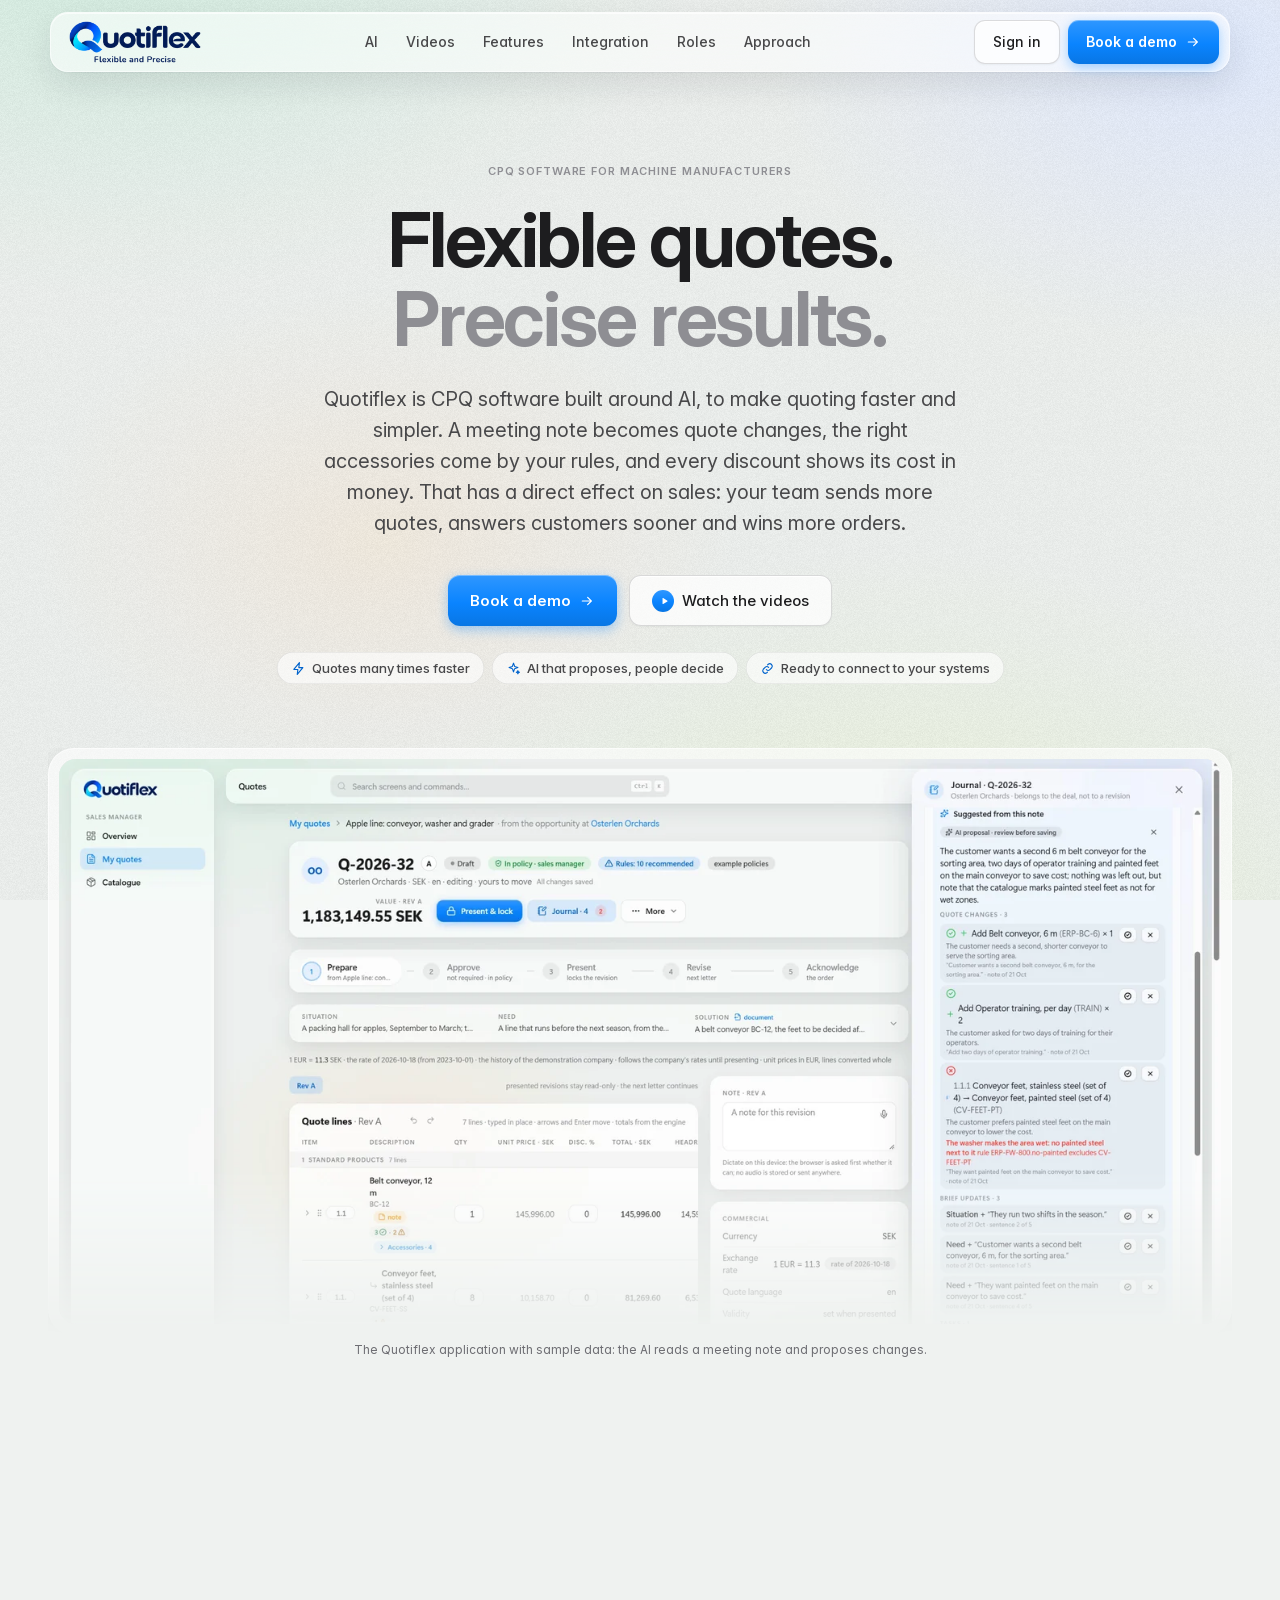
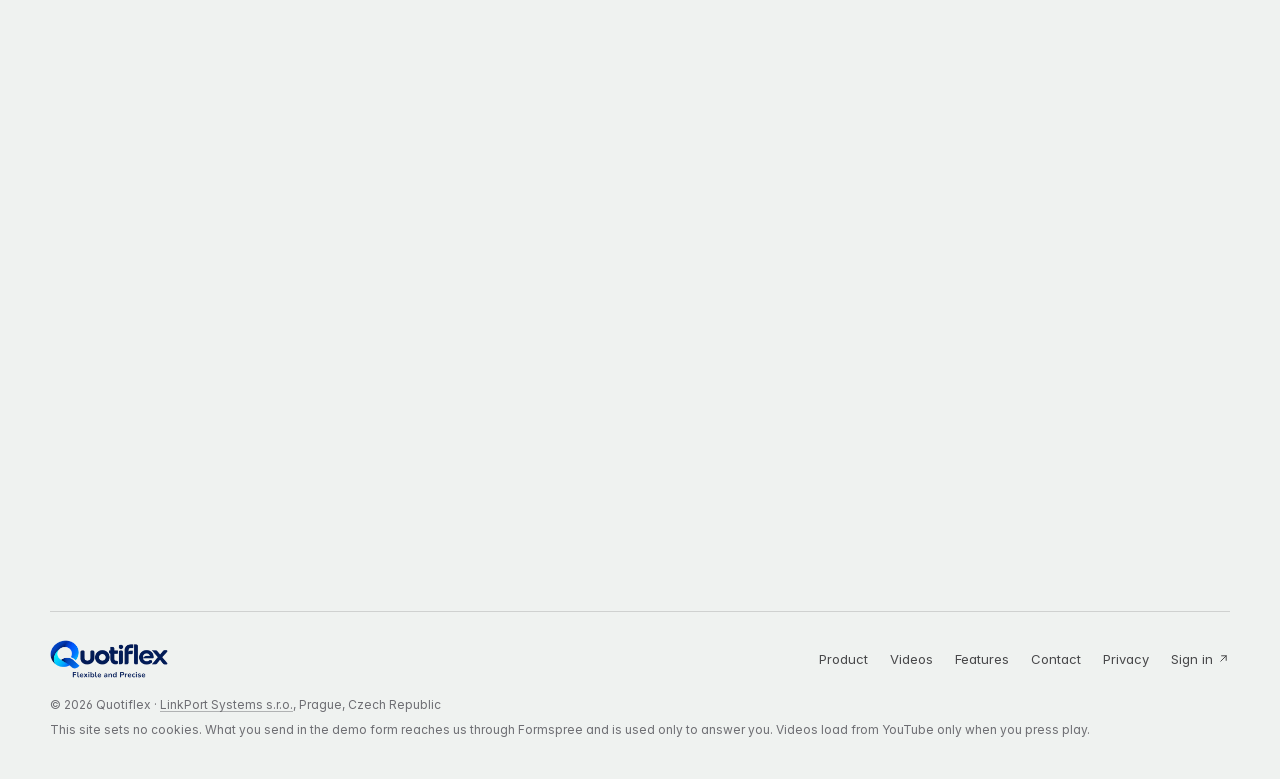
<file: site/index.html>
<!doctype html>
<html lang="en">
<head>
<meta charset="utf-8">
<meta name="viewport" content="width=device-width, initial-scale=1">
<meta http-equiv="Content-Security-Policy" content="default-src 'none'; script-src 'self'; style-src 'self'; img-src 'self'; font-src 'self'; connect-src https://formspree.io; frame-src https://www.youtube-nocookie.com; base-uri 'none'; form-action 'none'">
<meta name="referrer" content="strict-origin-when-cross-origin">
<title>Quotiflex · CPQ software with AI for machine manufacturers</title>
<meta name="description" content="Quotiflex is CPQ software built around AI for machine manufacturers. Faster, simpler quoting directly increases sales: more quotes, sooner, more orders.">
<meta name="theme-color" content="#eff2f0">
<link rel="canonical" href="https://quotiflex.com/">
<meta property="og:type" content="website">
<meta property="og:site_name" content="Quotiflex">
<meta property="og:title" content="Quotiflex · Flexible quotes. Precise results.">
<meta property="og:description" content="Quotiflex is CPQ software built around AI for machine manufacturers. The AI does the typing, the rules keep every quote right, and faster, simpler quoting has a direct effect on the number of orders you win.">
<meta property="og:url" content="https://quotiflex.com/">
<meta property="og:image" content="https://quotiflex.com/img/og-image.png">
<meta property="og:image:width" content="1200">
<meta property="og:image:height" content="630">
<meta property="og:image:alt" content="The Quotiflex logo with the tagline Flexible and Precise">
<meta name="twitter:card" content="summary_large_image">
<link rel="icon" href="favicon.svg" type="image/svg+xml">
<link rel="icon" href="favicon.ico" sizes="32x32">
<link rel="apple-touch-icon" href="img/apple-touch-icon.png">
<link rel="stylesheet" href="styles.css?v=63fcddd5">
<script src="script.js?v=974e497d"></script>
<script src="fx.js?v=7651b942"></script>
<script type="application/ld+json">
{"@context":"https://schema.org","@graph":[{"@type":"Organization","@id":"https://quotiflex.com/#organization","name":"Quotiflex","url":"https://quotiflex.com/","logo":{"@type":"ImageObject","url":"https://quotiflex.com/img/logo-mark.png","width":192,"height":192},"image":"https://quotiflex.com/img/og-image.png","description":"Quotiflex is CPQ (configure, price, quote) software built around AI for machine manufacturers. It uses AI as fully as possible to make quoting faster and simpler, which directly increases the number of sales.","slogan":"Flexible and Precise","sameAs":["https://www.linkedin.com/showcase/quotiflex/","https://www.youtube.com/@quotiflex_com"],"parentOrganization":{"@id":"https://linkport.cz/#organization"},"alternateName":["Quotiflex CPQ"],"knowsAbout":["CPQ software","configure, price, quote","AI for sales quoting","product configuration","discount approval","quotation documents"]},{"@type":"Organization","@id":"https://linkport.cz/#organization","name":"LinkPort Systems","legalName":"LinkPort Systems s.r.o.","url":"https://linkport.cz/","sameAs":["https://www.linkedin.com/company/linkport-systems/","https://www.crunchbase.com/organization/linkport-systems"],"address":{"@type":"PostalAddress","streetAddress":"Vlkova 532/8","addressLocality":"Praha 3","postalCode":"130 00","addressCountry":"CZ"}},{"@type":"WebSite","@id":"https://quotiflex.com/#website","url":"https://quotiflex.com/","name":"Quotiflex","inLanguage":"en","publisher":{"@id":"https://quotiflex.com/#organization"}},{"@type":"WebPage","@id":"https://quotiflex.com/#webpage","url":"https://quotiflex.com/","name":"Quotiflex · CPQ software with AI for machine manufacturers","description":"Quotiflex is CPQ software built around AI for machine manufacturers. Faster, simpler quoting directly increases sales: more quotes, sooner, more orders.","isPartOf":{"@id":"https://quotiflex.com/#website"},"about":{"@id":"https://quotiflex.com/#organization"},"primaryImageOfPage":{"@type":"ImageObject","url":"https://quotiflex.com/img/og-image.png"},"inLanguage":"en"},{"@type":"FAQPage","@id":"https://quotiflex.com/#faq","mainEntity":[{"@type":"Question","name":"What is Quotiflex?","acceptedAnswer":{"@type":"Answer","text":"Quotiflex is CPQ (configure, price, quote) software built around AI, made for manufacturers of machines and production lines. It keeps the whole deal in one place: the deal journal, configuration with accessory rules, pricing with margin floors and approvals, and the quotation document in the customer's language."}},{"@type":"Question","name":"Who makes Quotiflex?","acceptedAnswer":{"@type":"Answer","text":"Quotiflex is developed by LinkPort Systems s.r.o., Prague, Czech Republic (IČO 30152496). The company website is linkport.cz."}},{"@type":"Question","name":"Why is AI at the center of Quotiflex?","acceptedAnswer":{"@type":"Answer","text":"Because speeding up and simplifying the work on quotes is the goal we built Quotiflex for. The AI does the typing that takes most of a salesperson's time: it turns a meeting note into quote changes, a description into a line of machines, a sentence into a rule, and a quote into a document in the customer's language. Your rules check every proposal, and a person accepts it."}},{"@type":"Question","name":"How does Quotiflex increase sales?","acceptedAnswer":{"@type":"Answer","text":"Directly, through speed and accuracy. When the AI and the rules take over the typing and the checking, a salesperson sends more quotes, answers the customer sooner and leaves fewer mistakes in them: no forgotten accessories, no discount given without seeing its cost, no text typed twice in two languages. More quotes, sent sooner and right the first time, mean more orders won."}},{"@type":"Question","name":"What does CPQ mean?","acceptedAnswer":{"@type":"Answer","text":"Configure, price, quote: from what the customer needs to a priced, approved document they can sign. Quotiflex keeps the deal around it in the same place: the notes, the tasks and the reason behind every decision."}},{"@type":"Question","name":"How does the AI work, and who controls it?","acceptedAnswer":{"@type":"Answer","text":"The AI proposes and never writes on its own. Every proposal is marked, shows what it is based on and is checked by your rules. A person accepts it item by item. Administrators choose what is switched on, set a budget and see the cost of every call."}},{"@type":"Question","name":"Do we need a developer to set it up?","acceptedAnswer":{"@type":"Answer","text":"No. Products, rules, approval levels, document templates and languages are settings. Rules can be written as a sentence, filled in as a table or imported from a spreadsheet, and tried on a quote before they are saved."}},{"@type":"Question","name":"Does Quotiflex connect to the systems we already use?","acceptedAnswer":{"@type":"Answer","text":"Yes. Integration is built into the base of Quotiflex: which field goes where is a setting, every change for another system is delivered reliably, and products and customers keep the numbers of your systems. On that base we connect Quotiflex quickly to what your company runs, for example SAP, Microsoft Dynamics 365, Salesforce, HubSpot, Microsoft Entra ID or Okta."}},{"@type":"Question","name":"Can I access the Quotiflex application?","acceptedAnswer":{"@type":"Answer","text":"Existing users open the application with the Sign in button. To discuss access and your requirements, use the demo request below."}},{"@type":"Question","name":"What should we cover in a demo?","acceptedAnswer":{"@type":"Answer","text":"Your machines and their accessories, how you price and approve discounts, the documents your customers expect, and how your team works on a deal today."}},{"@type":"Question","name":"How is pricing determined?","acceptedAnswer":{"@type":"Answer","text":"Talk to us about your requirements. This site does not publish a standard price list."}}],"isPartOf":{"@id":"https://quotiflex.com/#website"},"inLanguage":"en"}]}
</script>
</head>
<body>
<svg class="sprite" aria-hidden="true" focusable="false">
  <symbol id="i-bolt" viewBox="0 0 24 24"><path d="M13.5 2.5 4.5 13.5h6.5l-1 8 9-11h-6.5l1-8Z"/></symbol>
  <symbol id="i-target" viewBox="0 0 24 24"><circle cx="12" cy="12" r="8.5"/><circle cx="12" cy="12" r="4.5"/><circle cx="12" cy="12" r="1.2" class="solid"/></symbol>
  <symbol id="i-sliders" viewBox="0 0 24 24"><path d="M3.5 7h9M17.5 7h3M3.5 17h3M11.5 17h9"/><circle cx="15" cy="7" r="2.5"/><circle cx="9" cy="17" r="2.5"/></symbol>
  <symbol id="i-shield" viewBox="0 0 24 24"><path d="M12 2.8 4.5 5.6v5.9c0 4.7 3.1 8.2 7.5 9.7 4.4-1.5 7.5-5 7.5-9.7V5.6L12 2.8Z"/><path d="m8.8 12 2.2 2.2 4.2-4.4"/></symbol>
  <symbol id="i-users" viewBox="0 0 24 24"><circle cx="9" cy="8" r="3.5"/><path d="M2.5 20c.6-3.6 3.2-5.5 6.5-5.5s5.9 1.9 6.5 5.5"/><path d="M15.5 4.8a3.5 3.5 0 0 1 0 6.4M17.8 14.9c2 .8 3.3 2.5 3.7 5.1"/></symbol>
  <symbol id="i-play" viewBox="0 0 24 24"><path fill="currentColor" stroke="none" d="M8.5 5.6v12.8c0 .8.9 1.3 1.6.9l10-6.4c.6-.4.6-1.3 0-1.7l-10-6.4c-.7-.5-1.6 0-1.6.8Z"/></symbol>
  <symbol id="i-arrow" viewBox="0 0 24 24"><path d="M5 12h13M13 6.5 18.5 12 13 17.5"/></symbol>
  <symbol id="i-arrow-out" viewBox="0 0 24 24"><path d="M7 17 17 7M8.5 7H17v8.5"/></symbol>
  <symbol id="i-arrow-down" viewBox="0 0 24 24"><path d="M12 7v10M7.5 12.5 12 17l4.5-4.5"/></symbol>
  <symbol id="i-check" viewBox="0 0 24 24"><path d="m5.5 12.5 4 4 9-9"/></symbol>
  <symbol id="i-menu" viewBox="0 0 24 24"><path d="M4 7h16M4 12h16M4 17h16"/></symbol>
  <symbol id="i-close" viewBox="0 0 24 24"><path d="M6 6l12 12M18 6 6 18"/></symbol>
  <symbol id="i-grid" viewBox="0 0 24 24"><rect x="4" y="4" width="6.5" height="6.5" rx="1.5"/><rect x="13.5" y="4" width="6.5" height="6.5" rx="1.5"/><rect x="4" y="13.5" width="6.5" height="6.5" rx="1.5"/><rect x="13.5" y="13.5" width="6.5" height="6.5" rx="1.5"/></symbol>
  <symbol id="i-doc" viewBox="0 0 24 24"><path d="M14 3H7a2 2 0 0 0-2 2v14a2 2 0 0 0 2 2h10a2 2 0 0 0 2-2V8l-5-5Z"/><path d="M14 3v5h5M9 13h6M9 17h4"/></symbol>
  <symbol id="i-building" viewBox="0 0 24 24"><rect x="4" y="3.5" width="11" height="17" rx="1.5"/><path d="M15 9.5h3.5a1.5 1.5 0 0 1 1.5 1.5v9.5M8 8h3M8 12h3M8 16h3"/></symbol>
  <symbol id="i-box" viewBox="0 0 24 24"><path d="m12 3 8 4.5v9L12 21l-8-4.5v-9L12 3Z"/><path d="m4 7.5 8 4.5 8-4.5M12 12v9"/></symbol>
  <symbol id="i-plus" viewBox="0 0 24 24"><path d="M12 6v12M6 12h12"/></symbol>
  <symbol id="i-sparkle" viewBox="0 0 24 24"><path d="M12 3.5l1.8 5.2 5.2 1.8-5.2 1.8L12 17.5l-1.8-5.2L5 10.5l5.2-1.8L12 3.5Z"/><path d="M19 15.5l.7 1.8 1.8.7-1.8.7-.7 1.8-.7-1.8-1.8-.7 1.8-.7.7-1.8Z"/></symbol>
  <symbol id="i-note" viewBox="0 0 24 24"><path d="M5 4.5h10l4 4V19a.5.5 0 0 1-.5.5h-13A.5.5 0 0 1 5 19V4.5Z"/><path d="M8.5 10h7M8.5 13.5h7M8.5 17h4"/></symbol>
  <symbol id="i-list" viewBox="0 0 24 24"><path d="M9 6.5h11M9 12h11M9 17.5h11"/><circle cx="4.5" cy="6.5" r="1" class="solid"/><circle cx="4.5" cy="12" r="1" class="solid"/><circle cx="4.5" cy="17.5" r="1" class="solid"/></symbol>
  <symbol id="i-rule" viewBox="0 0 24 24"><path d="M4 7h7M4 12h10M4 17h6"/><path d="m15 15 2 2 4-4.5"/></symbol>
  <symbol id="i-search" viewBox="0 0 24 24"><circle cx="11" cy="11" r="6.5"/><path d="m16 16 4 4"/></symbol>
  <symbol id="i-globe" viewBox="0 0 24 24"><circle cx="12" cy="12" r="8.5"/><path d="M3.5 12h17M12 3.5c2.5 2.6 3.6 5.4 3.6 8.5S14.5 17.9 12 20.5C9.5 17.9 8.4 15.1 8.4 12S9.5 6.1 12 3.5Z"/></symbol>
  <symbol id="i-pen" viewBox="0 0 24 24"><path d="M4.5 19.5l1-4L15.8 5.2a2 2 0 0 1 2.9 0l.1.1a2 2 0 0 1 0 2.9L8.5 18.5l-4 1Z"/><path d="m13.5 7.5 3 3"/></symbol>
  <symbol id="i-eye" viewBox="0 0 24 24"><path d="M2.8 12S6 5.5 12 5.5 21.2 12 21.2 12 18 18.5 12 18.5 2.8 12 2.8 12Z"/><circle cx="12" cy="12" r="2.8"/></symbol>
  <symbol id="i-bolt" viewBox="0 0 24 24"><path d="M13.2 3 5.5 13.2h5.8L10.8 21l7.7-10.2h-5.8L13.2 3Z"/></symbol>
  <symbol id="i-link" viewBox="0 0 24 24"><path d="M10.2 13.8a4 4 0 0 0 5.6 0l3-3a4 4 0 0 0-5.6-5.6l-1.1 1.1"/><path d="M13.8 10.2a4 4 0 0 0-5.6 0l-3 3a4 4 0 0 0 5.6 5.6l1.1-1.1"/></symbol>
  <symbol id="i-db" viewBox="0 0 24 24"><ellipse cx="12" cy="6" rx="7" ry="2.5"/><path d="M5 6v12c0 1.4 3.1 2.5 7 2.5s7-1.1 7-2.5V6"/><path d="M5 12c0 1.4 3.1 2.5 7 2.5s7-1.1 7-2.5"/></symbol>
  <symbol id="i-cube" viewBox="0 0 24 24"><path d="M12 3 4.5 7.2v9.6L12 21l7.5-4.2V7.2L12 3Z"/><path d="M4.5 7.2 12 11.4l7.5-4.2M12 11.4V21"/></symbol>
  <symbol id="i-swap" viewBox="0 0 24 24"><path d="M7 7.5h12M15.5 4 19 7.5 15.5 11"/><path d="M17 16.5H5M8.5 13 5 16.5 8.5 20"/></symbol>
  <symbol id="i-key" viewBox="0 0 24 24"><circle cx="8" cy="15.5" r="4"/><path d="m10.9 12.6 8.1-8.1M16 7.5l2.2 2.2M13.6 9.9l1.8 1.8"/></symbol>
</svg>

<a class="skip" href="#main">Skip to content</a>
<div class="wallpaper" aria-hidden="true"></div>

<header class="topbar wrap">
  <div class="topbar-inner glass">
    <a class="brand" href="#main" aria-label="Quotiflex, to the top of the page">
      <picture>
        <source type="image/webp" srcset="img/logo-450.webp 450w, img/logo-760.webp 760w" sizes="132px">
        <img src="img/logo-450.png" width="225" height="73" alt="Quotiflex, Flexible and Precise">
      </picture>
    </a>
    <nav id="navigation" aria-label="Main navigation">
      <a href="#ai">AI</a>
      <a href="#videos">Videos</a>
      <a href="#features">Features</a>
      <a href="#integration">Integration</a>
      <a href="#solutions">Roles</a>
      <a href="#about">Approach</a>
    </nav>
    <div class="topbar-actions">
      <a class="btn btn-secondary" href="https://app.quotiflex.com/">Sign in</a>
      <a class="btn btn-primary" href="#contact">Book a demo <svg class="ico" aria-hidden="true"><use href="#i-arrow"/></svg></a>
    </div>
    <button class="menu-toggle" type="button" aria-expanded="false" aria-controls="navigation">
      <svg class="ico" aria-hidden="true"><use href="#i-menu"/></svg><span class="visually-hidden">Open menu</span>
    </button>
  </div>
</header>

<main id="main">
  <section class="hero" aria-labelledby="hero-title">
    <div class="wrap">
      <h1 id="hero-title" class="hero-title reveal"><span class="kicker">CPQ software for machine manufacturers</span> <span class="display">Flexible quotes.<br><span class="soft">Precise results.</span></span></h1>
      <p class="lead reveal">Quotiflex is CPQ software built around AI, to make quoting faster and simpler. A meeting note becomes quote changes, the right accessories come by your rules, and every discount shows its cost in money. That has a direct effect on sales: your team sends more quotes, answers customers sooner and wins more orders.</p>
      <div class="actions reveal">
        <a class="btn btn-primary btn-lg" href="#contact">Book a demo <svg class="ico" aria-hidden="true"><use href="#i-arrow"/></svg></a>
        <a class="btn btn-secondary btn-lg" href="#videos"><span class="play-dot" aria-hidden="true"><svg class="ico"><use href="#i-play"/></svg></span> Watch the videos</a>
      </div>
      <ul class="proof reveal" aria-label="In short">
        <li class="chip"><svg class="ico"><use href="#i-bolt"/></svg> Quotes many times faster</li>
        <li class="chip"><svg class="ico"><use href="#i-sparkle"/></svg> AI that proposes, people decide</li>
        <li class="chip"><svg class="ico"><use href="#i-link"/></svg> Ready to connect to your systems</li>
      </ul>
    </div>
    <figure class="shot reveal">
      <div class="shot-frame glass"><img src="img/screen-quote-journal-2880.webp?v=68a29ade" srcset="img/screen-quote-journal-1440.webp?v=76f2936c 1440w, img/screen-quote-journal-2160.webp?v=6edbfb6b 2160w, img/screen-quote-journal-2880.webp?v=68a29ade 2880w" sizes="(min-width: 1336px) 1220px, calc(100vw - 60px)" width="2880" height="1400" decoding="async" alt="The Quotiflex quote screen with sample data: quote Q-2026-32 for Osterlen Orchards, 1,183,149.55 SEK, its quote lines and steps, and the deal journal on the right, where the AI suggests quote changes, brief updates and a task from a meeting note, each with the sentence it came from."></div>
    </figure>
    <p class="shot-note wrap">The Quotiflex application with sample data: the AI reads a meeting note and proposes changes.</p>
  </section>

  <section class="benefits wrap" aria-label="Why Quotiflex">
    <article class="benefit glass-solid reveal">
      <span class="icon" aria-hidden="true"><svg class="ico"><use href="#i-eye"/></svg></span>
      <h2 class="card-title">Intuitive from the first day</h2>
      <p>A menu built around the work: three screens for a sales manager. Add a machine by its name, undo a slip with Ctrl+Z, edit the document where you read it.</p>
    </article>
    <article class="benefit glass-solid reveal">
      <span class="icon" aria-hidden="true"><svg class="ico"><use href="#i-sparkle"/></svg></span>
      <h2 class="card-title">AI that does the typing</h2>
      <p>A note becomes quote changes, a sentence becomes a rule, a description becomes a line of machines. Hours of typing become minutes, and you accept every item.</p>
    </article>
    <article class="benefit glass-solid reveal">
      <span class="icon" aria-hidden="true"><svg class="ico"><use href="#i-sliders"/></svg></span>
      <h2 class="card-title">Flexible without a developer</h2>
      <p>Rules, approval levels, templates, units and number formats are settings. What differs between companies is set, not programmed.</p>
    </article>
    <article class="benefit glass-solid reveal">
      <span class="icon" aria-hidden="true"><svg class="ico"><use href="#i-shield"/></svg></span>
      <h2 class="card-title">Control without slowing down</h2>
      <p>Rules check every line and never block. A discount below the floor says why, and the approver sees its cost in money.</p>
    </article>
  </section>

  <section id="ai" class="wrap section" aria-labelledby="ai-title">
    <div class="section-heading reveal">
      <p class="kicker">AI built in</p>
      <h2 id="ai-title" class="title">Many times faster.<br><span class="soft">AI types. You decide.</span></h2>
      <p class="lead">We built Quotiflex with one goal: to use what AI can do today, as fully as possible, to speed up and simplify the work on quotes, because faster and simpler quoting directly increases the number of sales. In most companies a meeting note is read once and typed three times: into the quote, into the deal brief, into the to-do list. In Quotiflex the AI does that part in seconds, inside the screens where the work happens. Your rules check every proposal, and a person decides.</p>
    </div>
    <div class="ai-panel glass-solid reveal">
      <div class="ai-grid">
        <article class="ai-item reveal">
          <span class="icon" aria-hidden="true"><svg class="ico"><use href="#i-note"/></svg></span>
          <h3>Meeting notes become quote changes</h3>
          <p>Paste a note or pick one from the deal journal. In seconds the AI proposes the line changes, the brief and the tasks, each with the sentence it came from.</p>
        </article>
        <article class="ai-item reveal">
          <span class="icon" aria-hidden="true"><svg class="ico"><use href="#i-list"/></svg></span>
          <h3>A line of machines from a description</h3>
          <p>"An apple washing and grading line, 20,000 an hour" becomes machines with quantities and a reason for each: a first configuration in minutes, not hours. The rules complete and check it.</p>
        </article>
        <article class="ai-item reveal">
          <span class="icon" aria-hidden="true"><svg class="ico"><use href="#i-rule"/></svg></span>
          <h3>A rule from one sentence</h3>
          <p>A product manager describes a rule in plain words. The AI fills in the fields, the rule is tried on a real quote, and a person saves it.</p>
        </article>
        <article class="ai-item reveal">
          <span class="icon" aria-hidden="true"><svg class="ico"><use href="#i-search"/></svg></span>
          <h3>A second look before you present</h3>
          <p>The review points at what is unusual: a discount far from its product family, or no installation line where similar quotes had one.</p>
        </article>
        <article class="ai-item reveal">
          <span class="icon" aria-hidden="true"><svg class="ico"><use href="#i-globe"/></svg></span>
          <h3>Translation with your own terms</h3>
          <p>Days of translation become a review: documents in Danish or Chinese with your glossary kept, machine names first. Legal texts are used only in their approved wording.</p>
        </article>
        <article class="ai-item reveal">
          <span class="icon" aria-hidden="true"><svg class="ico"><use href="#i-pen"/></svg></span>
          <h3>Product texts from ERP data</h3>
          <p>A first draft of a sales description from the short ERP text and the technical data, in the style of your own descriptions.</p>
        </article>
      </div>
      <div class="ai-control">
        <span class="pill pill-ready"><svg class="ico"><use href="#i-sparkle"/></svg> AI proposal · review before saving</span>
        <p>Every AI result arrives marked as a proposal, with the sentence or the data it came from. Your rules check it, and nothing is saved until a person accepts it. Administrators decide what is switched on, set the budget and see the cost of every call.</p>
      </div>
    </div>
  </section>

  <section id="videos" class="wrap section videos" aria-labelledby="videos-title">
    <div class="section-heading reveal">
      <p class="kicker">See it in action</p>
      <h2 id="videos-title" class="title">Short videos.<br><span class="soft">Real screens.</span></h2>
      <p class="lead">Each video shows one task in Quotiflex from start to finish, with sample data.</p>
    </div>
    <div class="video-library glass-solid reveal" data-video-library>
      <span class="video-anchor" id="video-deal-journal"></span>
      <span class="video-anchor" id="video-accessory-rules"></span>
      <span class="video-anchor" id="video-customer-document"></span>
      <span class="video-anchor" id="video-discount-approval"></span>
      <span class="video-anchor" id="video-rules-editor"></span>
      <a class="video-poster" href="https://www.youtube.com/watch?v=badr2H-frKE" data-youtube="badr2H-frKE" aria-label="Play the video: Turn customer meeting notes into quote changes, 1 minute 11 seconds">
        <picture>
          <source type="image/webp" srcset="img/video-1-640.webp 640w, img/video-1-1280.webp 1280w, img/video-1-1920.webp 1920w" sizes="(min-width: 1300px) 1180px, (min-width: 1151px) calc(100vw - 124px), (min-width: 541px) calc(100vw - 92px), calc(100vw - 56px)">
          <img src="img/video-1-1280.jpg" width="1280" height="720" decoding="async" alt="">
        </picture>
        <span class="video-play" aria-hidden="true"><span class="play-dot"><svg class="ico"><use href="#i-play"/></svg></span><span class="video-play-label">Play video</span> <span class="video-time">1:11</span></span>
      </a>
      <div class="video-caption">
        <div>
          <span class="kicker" data-video-topic>Deal journal</span>
          <h3 data-video-title>Turn customer meeting notes into quote changes.</h3>
        </div>
        <div>
          <p data-video-desc>Write the note the way you always do. With one click, the AI suggests changes to the quote, updates to the deal brief and a task, each with the sentence it came from. The rules check every suggestion, and you decide what to apply.</p>
          <p class="video-links">
            <a class="text-link" href="videos/meeting-notes-to-quote-changes" data-video-page>Video page with transcript <svg class="ico" aria-hidden="true"><use href="#i-arrow"/></svg></a>
            <a class="text-link" href="https://www.youtube.com/watch?v=badr2H-frKE" data-video-watch>Watch on YouTube <svg class="ico" aria-hidden="true"><use href="#i-arrow-out"/></svg></a>
            <a class="text-link" href="https://www.youtube.com/@quotiflex_com">All videos on our channel <svg class="ico" aria-hidden="true"><use href="#i-arrow-out"/></svg></a>
          </p>
        </div>
      </div>
      <ol class="video-list" aria-label="All videos">
        <li><a class="video-item" data-anchor="video-deal-journal" data-page="videos/meeting-notes-to-quote-changes" href="https://www.youtube.com/watch?v=badr2H-frKE" data-youtube="badr2H-frKE" data-poster="img/video-1" data-length="1:11" data-length-label="1 minute 11 seconds" data-desc="Write the note the way you always do. With one click, the AI suggests changes to the quote, updates to the deal brief and a task, each with the sentence it came from. The rules check every suggestion, and you decide what to apply." aria-current="true">
          <span class="video-thumb"><img src="img/video-1-640.webp" width="640" height="360" loading="lazy" decoding="async" alt=""></span>
          <span class="video-item-text"><span class="video-item-topic">Deal journal</span><span class="video-item-title">Turn customer meeting notes into quote changes.</span><span class="video-item-time">1:11</span></span>
        </a></li>
        <li><a class="video-item" data-anchor="video-accessory-rules" data-page="videos/machine-accessory-rules" href="https://www.youtube.com/watch?v=MtIPMK0WYl4" data-youtube="MtIPMK0WYl4" data-poster="img/video-2" data-length="1:26" data-length-label="1 minute 26 seconds" data-desc="Add a machine, and its usual accessories come with it. Every choice shows the price difference and the rule behind it. Take off something mandatory, and the quote shows it at once. To leave it out, you give a reason, and the reason stays with the quote under your name.">
          <span class="video-thumb"><img src="img/video-2-640.webp" width="640" height="360" loading="lazy" decoding="async" alt=""></span>
          <span class="video-item-text"><span class="video-item-topic">Accessory rules</span><span class="video-item-title">Never forget an accessory on a quote.</span><span class="video-item-time">1:26</span></span>
        </a></li>
        <li><a class="video-item" data-anchor="video-customer-document" data-page="videos/bilingual-quotation-documents" href="https://www.youtube.com/watch?v=ibBX01Tvq2s" data-youtube="ibBX01Tvq2s" data-poster="img/video-3" data-length="1:30" data-length-label="1 minute 30 seconds" data-desc="The quote opens as the document your customer will read: two languages side by side, every machine with its description, pictures and price. What you sent stays exactly as you sent it. To change a text, click it and type; the prices come from the quote, so nobody types a wrong number. For a customer in China, Chinese under the English.">
          <span class="video-thumb"><img src="img/video-3-640.webp" width="640" height="360" loading="lazy" decoding="async" alt=""></span>
          <span class="video-item-text"><span class="video-item-topic">Customer document</span><span class="video-item-title">The document your customer reads.</span><span class="video-item-time">1:30</span></span>
        </a></li>
        <li><a class="video-item" data-anchor="video-discount-approval" data-page="videos/discount-approval-workflow" href="https://www.youtube.com/watch?v=pZ0uJ2PU5Hw" data-youtube="pZ0uJ2PU5Hw" data-poster="img/video-4" data-length="1:24" data-length-label="1 minute 24 seconds" data-desc="Below the price floor, the quote says why in plain words, and its main button asks for approval. You ask with a reason, and the quote waits, read-only, until someone decides. The approver sees the difference in money, not only in percent, and decides with a reason in one click. The sales manager is told at once.">
          <span class="video-thumb"><img src="img/video-4-640.webp" width="640" height="360" loading="lazy" decoding="async" alt=""></span>
          <span class="video-item-text"><span class="video-item-topic">Discount approval</span><span class="video-item-title">Margin control without slowing sales.</span><span class="video-item-time">1:24</span></span>
        </a></li>
        <li><a class="video-item" data-anchor="video-rules-editor" data-page="videos/product-rules-without-a-developer" href="https://www.youtube.com/watch?v=KLOuoogjV6I" data-youtube="KLOuoogjV6I" data-poster="img/video-5" data-length="1:35" data-length-label="1 minute 35 seconds" data-desc="Describe a rule in one sentence, and the AI drafts it in your fields as a proposal. You check it and try it on a real quote, and you see every open quote it would change before anything is saved. The owner of every quote it touches is told, and updates it in one click.">
          <span class="video-thumb"><img src="img/video-5-640.webp" width="640" height="360" loading="lazy" decoding="async" alt=""></span>
          <span class="video-item-text"><span class="video-item-topic">Rules editor</span><span class="video-item-title">Change product rules without a developer.</span><span class="video-item-time">1:35</span></span>
        </a></li>
      </ol>
      <p class="video-pages">Each video also has its own page with the full transcript: <a href="videos/meeting-notes-to-quote-changes">meeting notes to quote changes</a>, <a href="videos/machine-accessory-rules">machine accessory rules</a>, <a href="videos/bilingual-quotation-documents">bilingual quotation documents</a>, <a href="videos/discount-approval-workflow">discount approval workflow</a> and <a href="videos/product-rules-without-a-developer">product rules without a developer</a>.</p>
      <p class="video-note">The videos play from YouTube in privacy-enhanced mode, and only once you press play.</p>
    </div>
  </section>

  <section id="product" class="split wrap section" aria-labelledby="product-title">
    <div class="reveal">
      <p class="kicker">Built for machine builders</p>
      <h2 id="product-title" class="title">From the first call<br><span class="soft">to the signed order.</span></h2>
      <p class="lead">One place for the whole deal: what the customer said, the machines and their accessories, the price and its margin, the approval and its reason, and the document the customer reads.</p>
      <ul class="check-list">
        <li><svg class="ico" aria-hidden="true"><use href="#i-check"/></svg>A deal journal for calls, site visits, sketches and tasks</li>
        <li><svg class="ico" aria-hidden="true"><use href="#i-check"/></svg>Lines and sections for whole plants, with a subtotal per line</li>
        <li><svg class="ico" aria-hidden="true"><use href="#i-check"/></svg>Every presented revision kept exactly as the customer saw it</li>
      </ul>
      <a class="text-link" href="#features">See the details <svg class="ico" aria-hidden="true"><use href="#i-arrow"/></svg></a>
    </div>
    <div class="collaboration glass reveal">
      <picture>
        <source type="image/webp" srcset="img/team-meeting-600.webp?v=4925f9f3 600w, img/team-meeting-800.webp?v=7ea18358 800w, img/team-meeting-1200.webp?v=61254d4f 1200w" sizes="(min-width: 1081px) 560px, calc(100vw - 84px)">
        <img src="img/team-meeting-1200.jpg?v=4c3c1322" width="1200" height="687" loading="lazy" decoding="async" alt="Four colleagues from sales and engineering, two women and two men, review a quote together at a laptop.">
      </picture>
      <div class="team-caption">
        <span class="icon" aria-hidden="true"><svg class="ico"><use href="#i-users"/></svg></span>
        <div>
          <strong>One quote. Sales, engineering and finance on the same page.</strong>
          <p>Each role sees what it needs, and every decision keeps its reason.</p>
        </div>
      </div>
    </div>
  </section>

  <section id="features" class="wrap section" aria-labelledby="features-title">
    <div class="section-heading reveal">
      <p class="kicker">In the application</p>
      <h2 id="features-title" class="title">Every detail connected.<br><span class="soft">Every step visible.</span></h2>
      <p class="lead">Three moments of a quote, as they look in Quotiflex.</p>
    </div>
    <div class="feature-rows">
      <article class="feature-row glass-solid reveal">
        <div class="feature-text">
          <span class="kicker">01 · Configure</span>
          <h3>The right accessories, every time.</h3>
          <p>Add a conveyor and its feet and guide rails come with it. Every choice shows the price difference and the rule behind it. Leave out something mandatory and the quote shows it at once. It does not block you: you give a reason, and the reason stays with the quote.</p>
        </div>
        <figure class="feature-shot"><img src="img/screen-accessories-1410.webp?v=4a34f3b3" srcset="img/screen-accessories-760.webp?v=7d2bed98 760w, img/screen-accessories-1410.webp?v=4a34f3b3 1410w" sizes="(min-width: 1081px) 680px, calc(100vw - 100px)" width="1410" height="568" loading="lazy" decoding="async" alt="A belt conveyor on a quote with its accessories: an optional dust cover, and conveyor feet in painted or stainless steel, with the price difference and the rule behind the choice."></figure>
      </article>
      <article class="feature-row glass-solid reveal">
        <div class="feature-text">
          <span class="kicker">02 · Price</span>
          <h3>Discounts with a reason. Decisions in minutes.</h3>
          <p>Below the price floor the quote says why, in plain words, and its main button asks for approval. The approver sees the difference in money, not only in percent, and decides in one click, with a reason. The sales manager is told at once.</p>
        </div>
        <figure class="feature-shot"><img src="img/screen-approval-1400.webp?v=66913e06" srcset="img/screen-approval-760.webp?v=6a17b336 760w, img/screen-approval-1400.webp?v=66913e06 1400w" sizes="(min-width: 1081px) 680px, calc(100vw - 100px)" width="1400" height="580" loading="lazy" decoding="async" alt="An approval request: the line and the project margin below the floor of the policy, and the difference in money, 43,798.80 SEK and 43,834.17 SEK, with the amounts in euros."></figure>
      </article>
      <article class="feature-row glass-solid reveal">
        <div class="feature-text">
          <span class="kicker">03 · Document</span>
          <h3>A document in your customer's language.</h3>
          <p>Two languages side by side, a hundred pages with contents, units and number formats for each market. Click a text to change it. The prices come from the quote, so nobody types a wrong number, and what you sent stays exactly as you sent it.</p>
        </div>
        <figure class="feature-shot"><img src="img/screen-document-1440.webp?v=72f345b6" srcset="img/screen-document-760.webp?v=19a196c2 760w, img/screen-document-1440.webp?v=72f345b6 1440w" sizes="(min-width: 1081px) 680px, calc(100vw - 100px)" width="1440" height="880" loading="lazy" decoding="async" alt="A page of a quotation in English and Danish side by side: the first standard product of line 1 with its quantity, system and price in euros, and its description in both languages."></figure>
      </article>
    </div>
  </section>

  <section id="integration" class="wrap section" aria-labelledby="integration-title">
    <div class="section-heading reveal">
      <p class="kicker">Integration</p>
      <h2 id="integration-title" class="title">Connects quickly<br><span class="soft">to the systems you run.</span></h2>
      <p class="lead">Integration is built into the base of Quotiflex: field mapping set up as rules, reliable delivery of every change, and the numbers of your own systems on products and customers. On that base Quotiflex connects quickly to the systems large companies use most.</p>
    </div>
    <div class="connect glass-solid reveal">
      <div class="connect-grid">
        <div class="connect-group">
          <span class="icon" aria-hidden="true"><svg class="ico"><use href="#i-db"/></svg></span>
          <h3>ERP</h3>
          <ul class="names"><li>SAP S/4HANA</li><li>Microsoft Dynamics 365</li><li>Oracle</li><li>Infor</li><li>Odoo</li></ul>
        </div>
        <div class="connect-group">
          <span class="icon" aria-hidden="true"><svg class="ico"><use href="#i-users"/></svg></span>
          <h3>CRM</h3>
          <ul class="names"><li>Salesforce</li><li>Microsoft Dynamics 365</li><li>HubSpot</li><li>SAP Sales Cloud</li><li>Pipedrive</li></ul>
        </div>
        <div class="connect-group">
          <span class="icon" aria-hidden="true"><svg class="ico"><use href="#i-key"/></svg></span>
          <h3>Sign-in</h3>
          <ul class="names"><li>Microsoft Entra ID</li><li>Okta</li><li>Google Workspace</li><li>SAML 2.0</li><li>OpenID Connect</li></ul>
        </div>
        <div class="connect-group">
          <span class="icon" aria-hidden="true"><svg class="ico"><use href="#i-cube"/></svg></span>
          <h3>PLM and CAD</h3>
          <ul class="names"><li>Siemens Teamcenter</li><li>PTC Windchill</li><li>SOLIDWORKS PDM</li><li>Autodesk Vault</li></ul>
        </div>
        <div class="connect-group">
          <span class="icon" aria-hidden="true"><svg class="ico"><use href="#i-note"/></svg></span>
          <h3>Documents and e-signature</h3>
          <ul class="names"><li>SharePoint</li><li>Google Drive</li><li>DocuSign</li><li>Adobe Acrobat Sign</li></ul>
        </div>
        <div class="connect-group">
          <span class="icon" aria-hidden="true"><svg class="ico"><use href="#i-swap"/></svg></span>
          <h3>Data exchange</h3>
          <ul class="names"><li>REST API</li><li>OData</li><li>Webhooks</li><li>Excel and CSV</li><li>XML</li></ul>
        </div>
      </div>
      <ul class="connect-points">
        <li><span class="icon" aria-hidden="true"><svg class="ico"><use href="#i-rule"/></svg></span><span><strong>Mapping as settings.</strong> Which field goes where is a rule you can read and change, not code.</span></li>
        <li><span class="icon" aria-hidden="true"><svg class="ico"><use href="#i-shield"/></svg></span><span><strong>Nothing lost on the way.</strong> A change for another system is saved with the quote, then delivered and tried again if needed.</span></li>
        <li><span class="icon" aria-hidden="true"><svg class="ico"><use href="#i-list"/></svg></span><span><strong>Your own numbers.</strong> Products and customers keep the ids of your systems, so both sides speak about the same thing.</span></li>
      </ul>
      <p class="connect-note">The names are examples of widely used systems and are trademarks of their owners. Quotiflex is not affiliated with or endorsed by them.</p>
    </div>
  </section>

  <section id="solutions" class="wrap section" aria-labelledby="solutions-title">
    <div class="section-heading reveal">
      <p class="kicker">Made for the way you work</p>
      <h2 id="solutions-title" class="title">Different roles.<br><span class="soft">One clear quote.</span></h2>
    </div>
    <div class="seg reveal" role="tablist" aria-label="Roles">
      <button type="button" role="tab" id="tab-sales" aria-selected="true" aria-controls="role-panel" data-role="sales">Sales</button>
      <button type="button" role="tab" id="tab-product" aria-selected="false" aria-controls="role-panel" tabindex="-1" data-role="product">Product</button>
      <button type="button" role="tab" id="tab-management" aria-selected="false" aria-controls="role-panel" tabindex="-1" data-role="management">Management</button>
    </div>
    <div id="role-panel" class="role-panel glass-solid reveal" role="tabpanel" aria-labelledby="tab-sales" tabindex="0">
      <div>
        <p class="kicker" id="role-label">For sales managers</p>
        <h3 id="role-title">More time with the customer, less with the quote.</h3>
        <p id="role-description">Three screens, a quote that adds its own accessories, notes that turn into changes, and a document ready to send. Approvals are asked and answered inside the quote.</p>
        <a class="text-link" href="#contact">Discuss your workflow <svg class="ico" aria-hidden="true"><use href="#i-arrow"/></svg></a>
      </div>
      <ul id="role-points" class="check-list">
        <li><svg class="ico" aria-hidden="true"><use href="#i-check"/></svg>Meeting notes to quote changes</li>
        <li><svg class="ico" aria-hidden="true"><use href="#i-check"/></svg>Accessories added by the rules</li>
        <li><svg class="ico" aria-hidden="true"><use href="#i-check"/></svg>The approval decision comes back to you</li>
      </ul>
    </div>
  </section>

  <section id="about" class="wrap section about" aria-labelledby="about-title">
    <div class="reveal">
      <p class="kicker">Our approach</p>
      <h2 id="about-title" class="title">Intuitive for the team.<br><span class="soft">Flexible for the business.</span></h2>
      <p class="lead">We set out to build a CPQ that uses AI as fully as possible, because a quote that is ready sooner and right the first time wins more orders. That is the Quotiflex we offer today, built on four ideas. A screen shows only what your role needs. Everything that differs between companies is a setting, not custom code. The AI does the typing, while the rules check and a person decides. And it is built to connect quickly to the systems you already run.</p>
      <ul class="principles">
        <li class="chip"><svg class="ico"><use href="#i-eye"/></svg> Intuitive</li>
        <li class="chip"><svg class="ico"><use href="#i-sliders"/></svg> Flexible</li>
        <li class="chip"><svg class="ico"><use href="#i-sparkle"/></svg> AI built in</li>
        <li class="chip"><svg class="ico"><use href="#i-link"/></svg> Integration-ready</li>
      </ul>
    </div>
  </section>

  <section class="wrap section faq" aria-labelledby="faq-title">
    <div class="reveal">
      <p class="kicker">A few useful answers</p>
      <h2 id="faq-title" class="title">Before we talk.</h2>
    </div>
    <div class="faq-list glass-solid reveal">
      <details>
        <summary><span>What is Quotiflex?</span><span class="plus" aria-hidden="true"><svg class="ico"><use href="#i-plus"/></svg></span></summary>
        <p>Quotiflex is CPQ (configure, price, quote) software built around AI, made for manufacturers of machines and production lines. It keeps the whole deal in one place: the deal journal, configuration with accessory rules, pricing with margin floors and approvals, and the quotation document in the customer's language.</p>
      </details>
      <details>
        <summary><span>Who makes Quotiflex?</span><span class="plus" aria-hidden="true"><svg class="ico"><use href="#i-plus"/></svg></span></summary>
        <p>Quotiflex is developed by LinkPort Systems s.r.o., Prague, Czech Republic (IČO 30152496). The company website is <a class="company-link" href="https://linkport.cz/">linkport.cz</a>.</p>
      </details>
      <details>
        <summary><span>Why is AI at the center of Quotiflex?</span><span class="plus" aria-hidden="true"><svg class="ico"><use href="#i-plus"/></svg></span></summary>
        <p>Because speeding up and simplifying the work on quotes is the goal we built Quotiflex for. The AI does the typing that takes most of a salesperson's time: it turns a meeting note into quote changes, a description into a line of machines, a sentence into a rule, and a quote into a document in the customer's language. Your rules check every proposal, and a person accepts it.</p>
      </details>
      <details>
        <summary><span>How does Quotiflex increase sales?</span><span class="plus" aria-hidden="true"><svg class="ico"><use href="#i-plus"/></svg></span></summary>
        <p>Directly, through speed and accuracy. When the AI and the rules take over the typing and the checking, a salesperson sends more quotes, answers the customer sooner and leaves fewer mistakes in them: no forgotten accessories, no discount given without seeing its cost, no text typed twice in two languages. More quotes, sent sooner and right the first time, mean more orders won.</p>
      </details>
      <details>
        <summary><span>What does CPQ mean?</span><span class="plus" aria-hidden="true"><svg class="ico"><use href="#i-plus"/></svg></span></summary>
        <p>Configure, price, quote: from what the customer needs to a priced, approved document they can sign. Quotiflex keeps the deal around it in the same place: the notes, the tasks and the reason behind every decision.</p>
      </details>
      <details>
        <summary><span>How does the AI work, and who controls it?</span><span class="plus" aria-hidden="true"><svg class="ico"><use href="#i-plus"/></svg></span></summary>
        <p>The AI proposes and never writes on its own. Every proposal is marked, shows what it is based on and is checked by your rules. A person accepts it item by item. Administrators choose what is switched on, set a budget and see the cost of every call.</p>
      </details>
      <details>
        <summary><span>Do we need a developer to set it up?</span><span class="plus" aria-hidden="true"><svg class="ico"><use href="#i-plus"/></svg></span></summary>
        <p>No. Products, rules, approval levels, document templates and languages are settings. Rules can be written as a sentence, filled in as a table or imported from a spreadsheet, and tried on a quote before they are saved.</p>
      </details>
      <details>
        <summary><span>Does Quotiflex connect to the systems we already use?</span><span class="plus" aria-hidden="true"><svg class="ico"><use href="#i-plus"/></svg></span></summary>
        <p>Yes. Integration is built into the base of Quotiflex: which field goes where is a setting, every change for another system is delivered reliably, and products and customers keep the numbers of your systems. On that base we connect Quotiflex quickly to what your company runs, for example SAP, Microsoft Dynamics 365, Salesforce, HubSpot, Microsoft Entra ID or Okta.</p>
      </details>
      <details>
        <summary><span>Can I access the Quotiflex application?</span><span class="plus" aria-hidden="true"><svg class="ico"><use href="#i-plus"/></svg></span></summary>
        <p>Existing users open the application with the Sign in button. To discuss access and your requirements, use the demo request below.</p>
      </details>
      <details>
        <summary><span>What should we cover in a demo?</span><span class="plus" aria-hidden="true"><svg class="ico"><use href="#i-plus"/></svg></span></summary>
        <p>Your machines and their accessories, how you price and approve discounts, the documents your customers expect, and how your team works on a deal today.</p>
      </details>
      <details>
        <summary><span>How is pricing determined?</span><span class="plus" aria-hidden="true"><svg class="ico"><use href="#i-plus"/></svg></span></summary>
        <p>Talk to us about your requirements. This site does not publish a standard price list.</p>
      </details>
    </div>
  </section>

  <section id="contact" class="wrap section" aria-labelledby="contact-title">
    <div class="contact glass-solid reveal">
      <div>
        <p class="kicker">Book a demo</p>
        <h2 id="contact-title" class="title">Your machines.<br> Your rules.<br> <span class="soft">Your next quote.</span></h2>
        <p>Tell us about your products and how you quote today. We show you the parts of Quotiflex that matter for your team.</p>
        <a class="text-link" href="https://app.quotiflex.com/">Already using Quotiflex? Sign in <svg class="ico" aria-hidden="true"><use href="#i-arrow-out"/></svg></a>
      </div>
      <form id="demo-form" novalidate aria-labelledby="form-title">
        <h3 id="form-title">Request a product conversation</h3>
        <div class="form-row">
          <div class="field">
            <label for="f-name">Name</label>
            <input id="f-name" name="name" autocomplete="name" required maxlength="100" aria-describedby="e-name">
            <p class="field-error" id="e-name" hidden>Please enter your name.</p>
          </div>
          <div class="field">
            <label for="f-email">Work email</label>
            <input id="f-email" name="email" type="email" autocomplete="email" required maxlength="200" aria-describedby="e-email">
            <p class="field-error" id="e-email" hidden>Please enter a valid email address.</p>
          </div>
        </div>
        <div class="form-row">
          <div class="field">
            <label for="f-company">Company</label>
            <input id="f-company" name="company" autocomplete="organization" required maxlength="200" aria-describedby="e-company">
            <p class="field-error" id="e-company" hidden>Please enter your company.</p>
          </div>
          <div class="field">
            <label for="f-time">Preferred time <span class="optional">(optional)</span></label>
            <input id="f-time" name="preferred_time" maxlength="120" placeholder="For example: weekday mornings, CET">
          </div>
        </div>
        <div class="field">
          <label for="f-message">What would you like to explore?</label>
          <textarea id="f-message" name="message" rows="3" maxlength="3000" required aria-describedby="e-message" placeholder="Products, pricing, approvals, or your current quoting process…"></textarea>
          <p class="field-error" id="e-message" hidden>Please tell us briefly what you would like to explore.</p>
        </div>
        <div class="honeypot" aria-hidden="true">
          <label for="f-gotcha">Leave this field empty</label>
          <input id="f-gotcha" name="_gotcha" tabindex="-1" autocomplete="off">
        </div>
        <p class="form-note" id="privacy"><strong>Privacy.</strong> <a class="company-link" href="https://linkport.cz/">LinkPort Systems s.r.o.</a>, Prague, Czech Republic, is the controller of what you send with this form and uses it only to answer your request. The form reaches us through Formspree, which processes it on our behalf. Nothing else is collected: this site sets no cookies and has no analytics or trackers. A video plays from YouTube only once you press play; YouTube's privacy policy then applies to it.</p>
        <button class="btn btn-primary btn-lg" type="submit" disabled>Send request <svg class="ico" aria-hidden="true"><use href="#i-arrow"/></svg></button>
        <p id="form-status" class="status" role="status" aria-live="polite"></p>
        <noscript><p class="status is-error">This form needs JavaScript to send. Please turn it on and reload the page.</p></noscript>
      </form>
    </div>
  </section>
</main>

<footer class="wrap">
  <div class="footer-top">
    <a class="brand" href="#main" aria-label="Quotiflex, to the top of the page">
      <picture>
        <source type="image/webp" srcset="img/logo-450.webp 450w, img/logo-760.webp 760w" sizes="118px">
        <img src="img/logo-450.png" width="180" height="58" alt="Quotiflex, Flexible and Precise" loading="lazy">
      </picture>
    </a>
    <nav aria-label="Footer">
      <a href="#product">Product</a>
      <a href="#videos">Videos</a>
      <a href="#features">Features</a>
      <a href="#contact">Contact</a>
      <a href="#privacy">Privacy</a>
      <a href="https://app.quotiflex.com/">Sign in <svg class="ico" aria-hidden="true"><use href="#i-arrow-out"/></svg></a>
    </nav>
  </div>
  <div class="footer-legal">
    <p>© 2026 Quotiflex · <a class="company-link" href="https://linkport.cz/">LinkPort Systems s.r.o.</a>, Prague, Czech Republic</p>
    <p>This site sets no cookies. What you send in the demo form reaches us through Formspree and is used only to answer you. Videos load from YouTube only when you press play.</p>
  </div>
</footer>
</body>
</html>
</file>
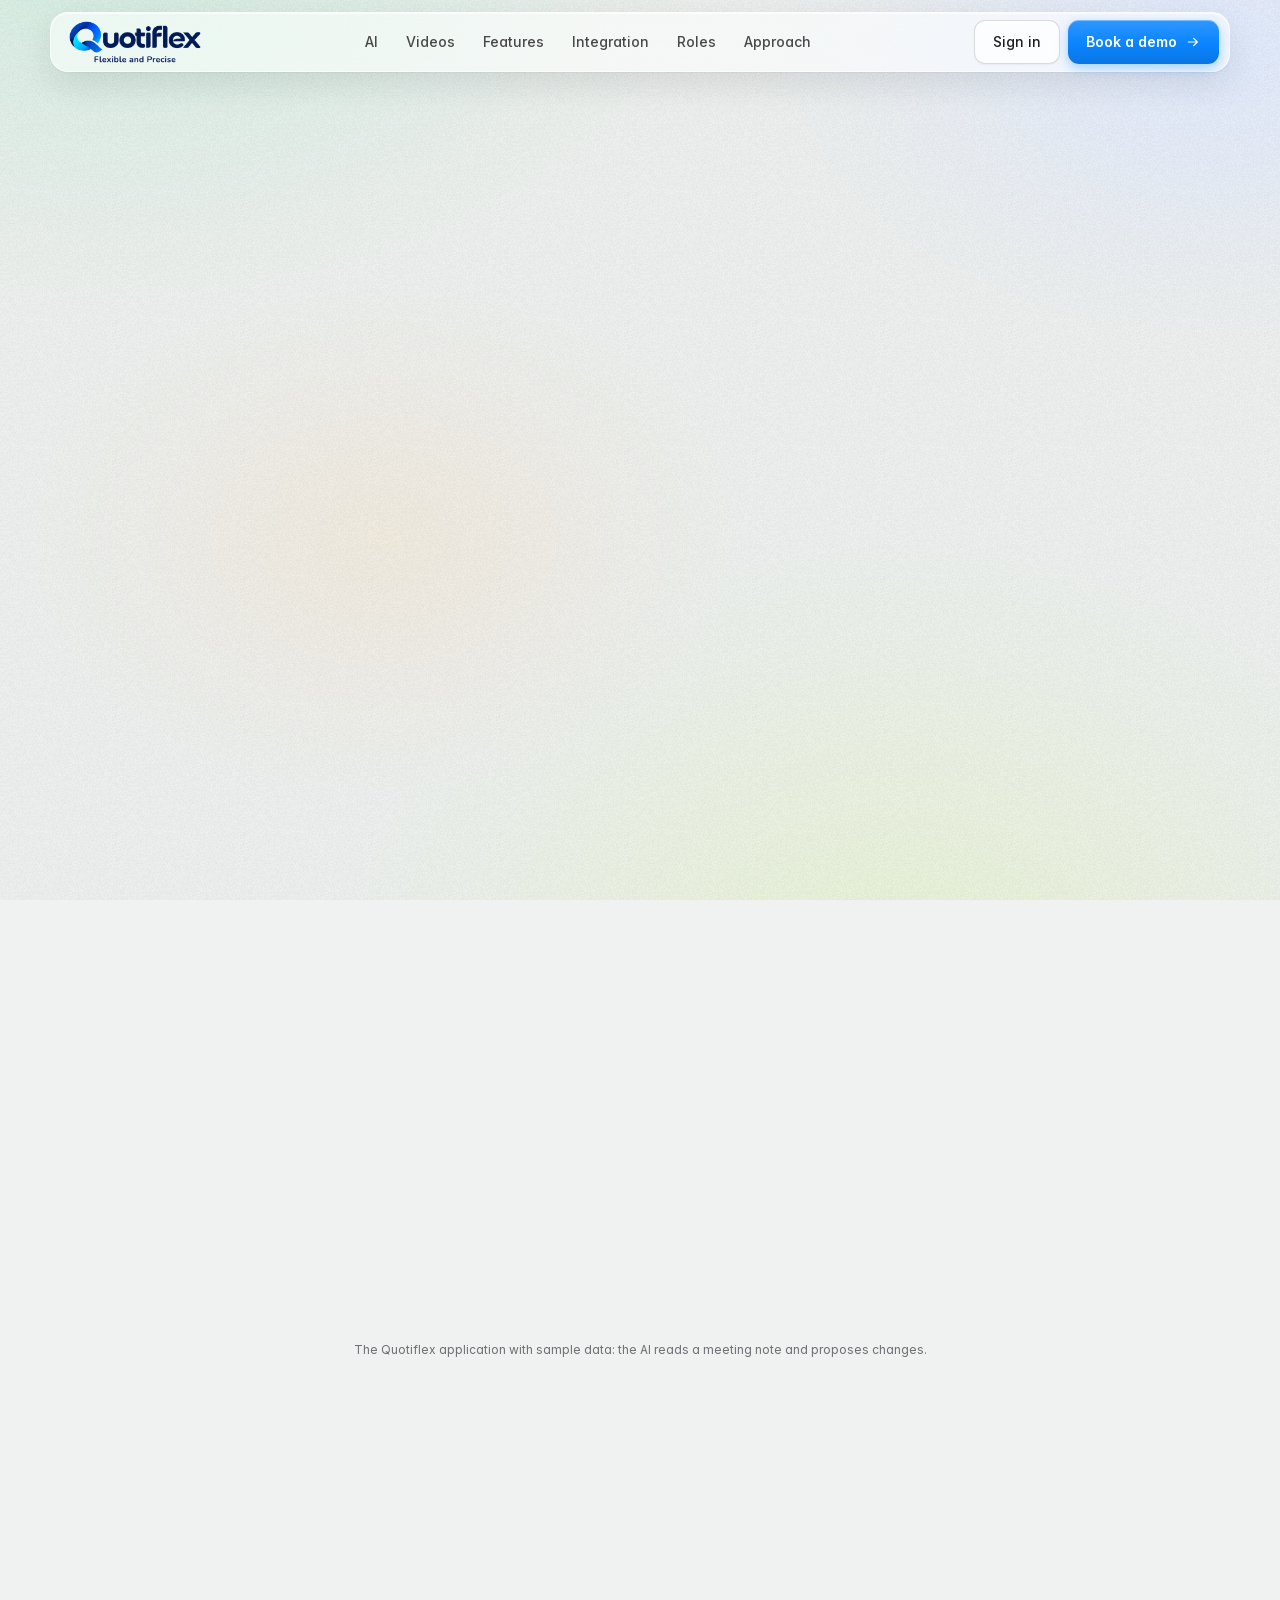
<file: site/preview/index.html>
<!doctype html>
<html lang="en">
<head>
<meta charset="utf-8">
<meta name="viewport" content="width=device-width, initial-scale=1">
<meta http-equiv="Content-Security-Policy" content="default-src 'none'; base-uri 'none'; form-action 'none'">
<meta name="robots" content="noindex">
<meta http-equiv="refresh" content="0; url=../">
<link rel="canonical" href="https://quotiflex.com/">
<title>Quotiflex</title>
</head>
<body>
<p>The preview is now the Quotiflex website: <a href="../">quotiflex.com</a>.</p>
</body>
</html>
</file>
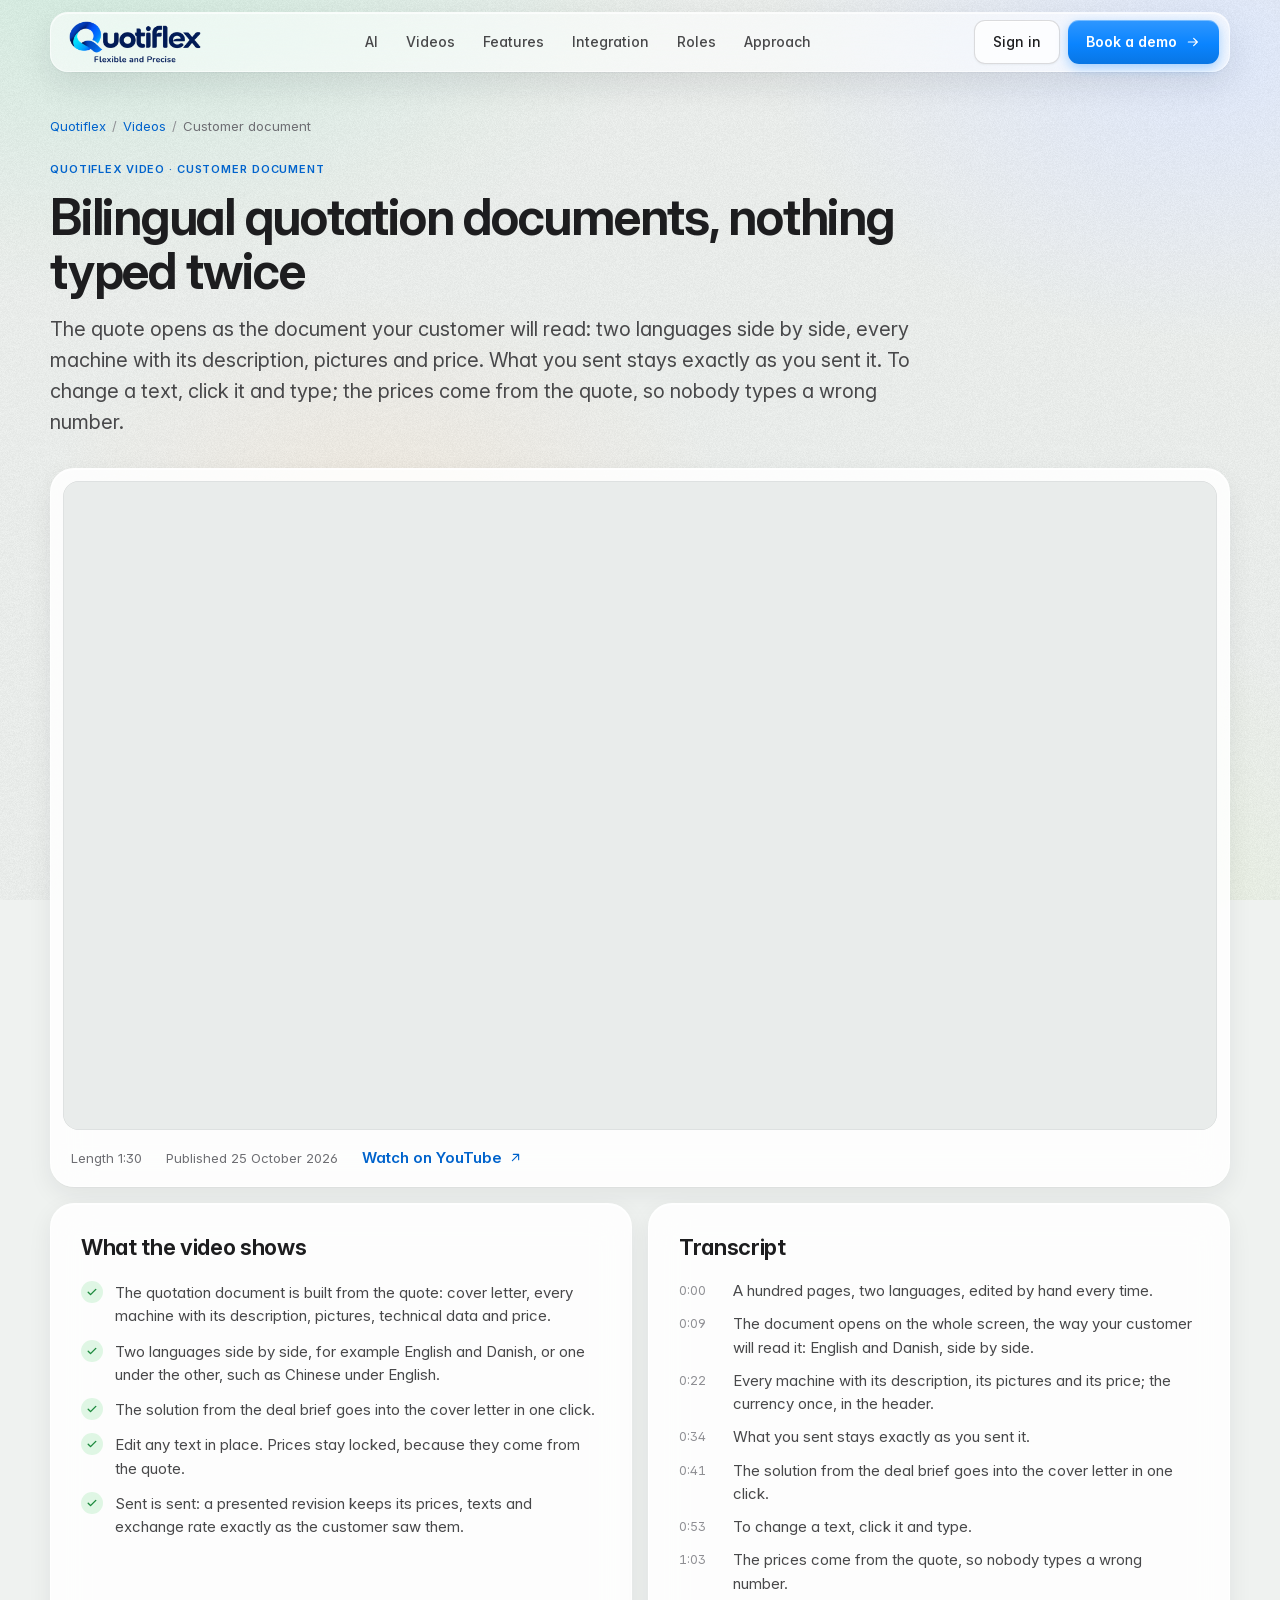
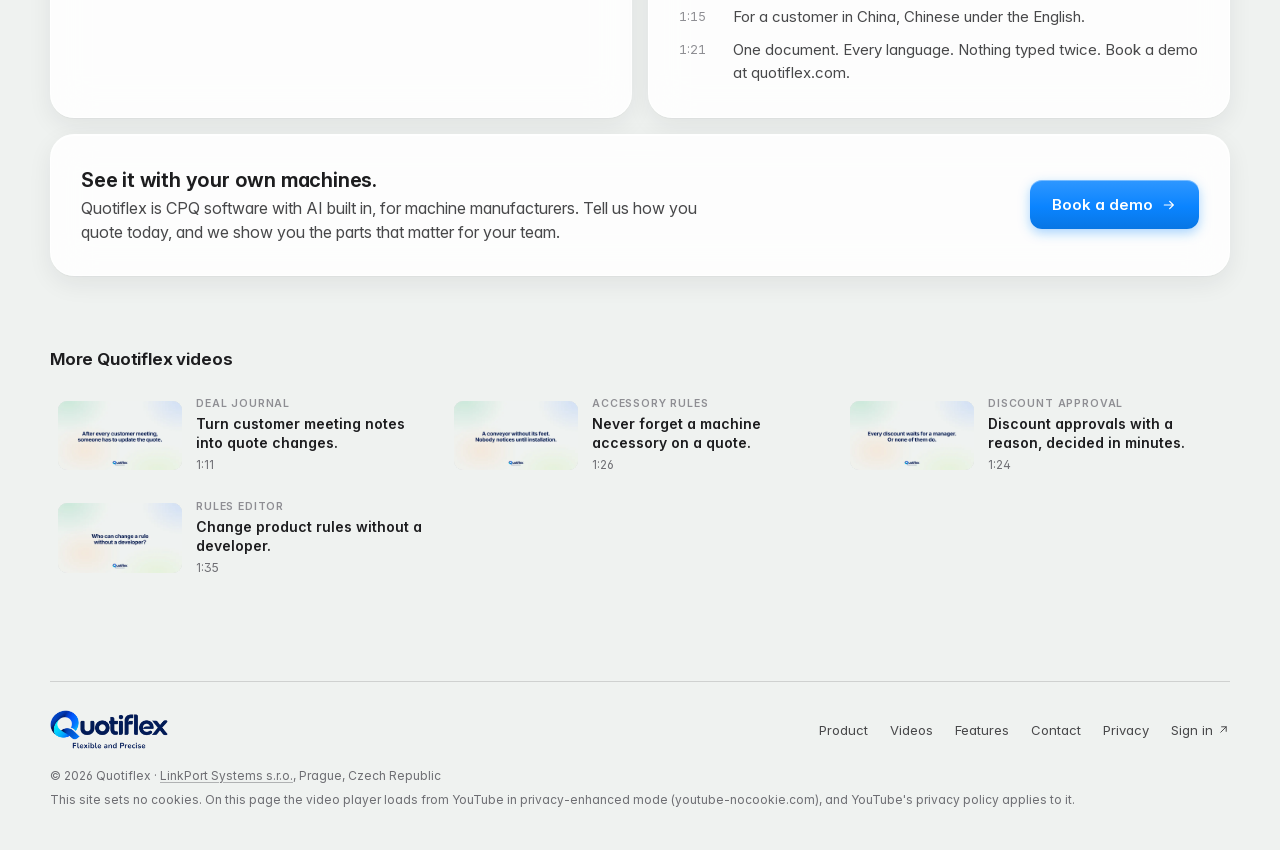
<file: site/videos/bilingual-quotation-documents.html>
<!doctype html>
<html lang="en">
<head>
<meta charset="utf-8">
<meta name="viewport" content="width=device-width, initial-scale=1">
<meta http-equiv="Content-Security-Policy" content="default-src 'none'; script-src 'self'; style-src 'self'; img-src 'self'; font-src 'self'; frame-src https://www.youtube-nocookie.com; base-uri 'none'; form-action 'none'">
<meta name="referrer" content="strict-origin-when-cross-origin">
<title>Bilingual quotation documents · Quotiflex CPQ video</title>
<meta name="description" content="Video, 1:30. Quotiflex CPQ builds the quotation from the quote: two languages side by side, prices locked to the quote, and what you sent kept as sent.">
<meta name="theme-color" content="#eff2f0">
<link rel="canonical" href="https://quotiflex.com/videos/bilingual-quotation-documents">
<meta property="og:type" content="video.other">
<meta property="og:site_name" content="Quotiflex">
<meta property="og:title" content="Bilingual quotation documents, nothing typed twice · Quotiflex">
<meta property="og:description" content="Video, 1:30. Quotiflex CPQ builds the quotation from the quote: two languages side by side, prices locked to the quote, and what you sent kept as sent.">
<meta property="og:url" content="https://quotiflex.com/videos/bilingual-quotation-documents">
<meta property="og:image" content="https://quotiflex.com/img/video-3-1280.jpg">
<meta property="og:image:width" content="1280">
<meta property="og:image:height" content="720">
<meta property="og:image:alt" content="Bilingual quotation documents, nothing typed twice: a frame of the Quotiflex video">
<meta property="og:video" content="https://www.youtube.com/embed/ibBX01Tvq2s">
<meta name="twitter:card" content="summary_large_image">
<link rel="icon" href="../favicon.svg" type="image/svg+xml">
<link rel="icon" href="../favicon.ico" sizes="32x32">
<link rel="apple-touch-icon" href="../img/apple-touch-icon.png">
<link rel="stylesheet" href="../styles.css?v=63fcddd5">
<script src="../script.js?v=974e497d"></script>
<script src="../fx.js?v=7651b942"></script>
<script type="application/ld+json">
{"@context":"https://schema.org","@graph":[{"@type":"VideoObject","@id":"https://quotiflex.com/videos/bilingual-quotation-documents#video","name":"Bilingual Quotation Documents, Nothing Typed Twice | Quotiflex Documents","description":"The quote opens as the document your customer will read: two languages side by side, every machine with its description, pictures and price. What you sent stays exactly as you sent it. To change a text, click it and type; the prices come from the quote, so nobody types a wrong number.","thumbnailUrl":["https://quotiflex.com/img/video-3-1280.jpg"],"uploadDate":"2026-10-25T02:44:06-07:00","duration":"PT1M30S","embedUrl":"https://www.youtube.com/embed/ibBX01Tvq2s","inLanguage":"en","isFamilyFriendly":true,"transcript":"A hundred pages, two languages, edited by hand every time. The document opens on the whole screen, the way your customer will read it: English and Danish, side by side. Every machine with its description, its pictures and its price; the currency once, in the header. What you sent stays exactly as you sent it. The solution from the deal brief goes into the cover letter in one click. To change a text, click it and type. The prices come from the quote, so nobody types a wrong number. For a customer in China, Chinese under the English. One document. Every language. Nothing typed twice. Book a demo at quotiflex.com.","publisher":{"@id":"https://quotiflex.com/#organization"}},{"@type":"WebPage","@id":"https://quotiflex.com/videos/bilingual-quotation-documents","url":"https://quotiflex.com/videos/bilingual-quotation-documents","name":"Bilingual quotation documents · Quotiflex CPQ video","description":"Video, 1:30. Quotiflex CPQ builds the quotation from the quote: two languages side by side, prices locked to the quote, and what you sent kept as sent.","isPartOf":{"@id":"https://quotiflex.com/#website"},"primaryImageOfPage":{"@type":"ImageObject","url":"https://quotiflex.com/img/video-3-1280.jpg"},"video":{"@id":"https://quotiflex.com/videos/bilingual-quotation-documents#video"},"breadcrumb":{"@id":"https://quotiflex.com/videos/bilingual-quotation-documents#breadcrumb"},"inLanguage":"en"},{"@type":"BreadcrumbList","@id":"https://quotiflex.com/videos/bilingual-quotation-documents#breadcrumb","itemListElement":[{"@type":"ListItem","position":1,"name":"Quotiflex","item":"https://quotiflex.com/"},{"@type":"ListItem","position":2,"name":"Videos","item":"https://quotiflex.com/#videos"},{"@type":"ListItem","position":3,"name":"Bilingual quotation documents, nothing typed twice"}]},{"@type":"WebSite","@id":"https://quotiflex.com/#website","url":"https://quotiflex.com/","name":"Quotiflex"},{"@type":"Organization","@id":"https://quotiflex.com/#organization","name":"Quotiflex","url":"https://quotiflex.com/","logo":{"@type":"ImageObject","url":"https://quotiflex.com/img/logo-mark.png","width":192,"height":192}}]}
</script>
</head>
<body>
<svg class="sprite" aria-hidden="true" focusable="false">
  <symbol id="i-play" viewBox="0 0 24 24"><path fill="currentColor" stroke="none" d="M8.5 5.6v12.8c0 .8.9 1.3 1.6.9l10-6.4c.6-.4.6-1.3 0-1.7l-10-6.4c-.7-.5-1.6 0-1.6.8Z"/></symbol>
  <symbol id="i-arrow" viewBox="0 0 24 24"><path d="M5 12h13M13 6.5 18.5 12 13 17.5"/></symbol>
  <symbol id="i-arrow-out" viewBox="0 0 24 24"><path d="M7 17 17 7M8.5 7H17v8.5"/></symbol>
  <symbol id="i-check" viewBox="0 0 24 24"><path d="m5.5 12.5 4 4 9-9"/></symbol>
  <symbol id="i-menu" viewBox="0 0 24 24"><path d="M4 7h16M4 12h16M4 17h16"/></symbol>
  <symbol id="i-close" viewBox="0 0 24 24"><path d="M6 6l12 12M18 6 6 18"/></symbol>
</svg>

<a class="skip" href="#main">Skip to content</a>
<div class="wallpaper" aria-hidden="true"></div>

<header class="topbar wrap">
  <div class="topbar-inner glass">
    <a class="brand" href="../" aria-label="Quotiflex, the home page">
      <picture>
        <source type="image/webp" srcset="../img/logo-450.webp 450w, ../img/logo-760.webp 760w" sizes="132px">
        <img src="../img/logo-450.png" width="225" height="73" alt="Quotiflex, Flexible and Precise">
      </picture>
    </a>
    <nav id="navigation" aria-label="Main navigation">
      <a href="../#ai">AI</a>
      <a href="../#videos">Videos</a>
      <a href="../#features">Features</a>
      <a href="../#integration">Integration</a>
      <a href="../#solutions">Roles</a>
      <a href="../#about">Approach</a>
    </nav>
    <div class="topbar-actions">
      <a class="btn btn-secondary" href="https://app.quotiflex.com/">Sign in</a>
      <a class="btn btn-primary" href="../#contact">Book a demo <svg class="ico" aria-hidden="true"><use href="#i-arrow"/></svg></a>
    </div>
    <button class="menu-toggle" type="button" aria-expanded="false" aria-controls="navigation">
      <svg class="ico" aria-hidden="true"><use href="#i-menu"/></svg><span class="visually-hidden">Open menu</span>
    </button>
  </div>
</header>

<main id="main">
  <article class="wrap" aria-labelledby="video-title">
    <nav class="crumbs" aria-label="Breadcrumb">
      <ol>
        <li><a href="../">Quotiflex</a></li>
        <li><a href="../#videos">Videos</a></li>
        <li aria-current="page">Customer document</li>
      </ol>
    </nav>
    <header class="watch-head">
      <span class="kicker">Quotiflex video · Customer document</span>
      <h1 id="video-title" class="title">Bilingual quotation documents, nothing typed twice</h1>
      <p class="lead">The quote opens as the document your customer will read: two languages side by side, every machine with its description, pictures and price. What you sent stays exactly as you sent it. To change a text, click it and type; the prices come from the quote, so nobody types a wrong number.</p>
    </header>

    <div class="watch-player glass-solid">
      <div class="video-frame">
        <iframe src="https://www.youtube-nocookie.com/embed/ibBX01Tvq2s?rel=0&amp;playsinline=1" title="Bilingual Quotation Documents, Nothing Typed Twice | Quotiflex Documents" allow="autoplay; encrypted-media; picture-in-picture; fullscreen" allowfullscreen referrerpolicy="strict-origin-when-cross-origin"></iframe>
      </div>
      <p class="watch-meta"><span>Length 1:30</span><span>Published 25 October 2026</span><a class="text-link" href="https://www.youtube.com/watch?v=ibBX01Tvq2s">Watch on YouTube <svg class="ico" aria-hidden="true"><use href="#i-arrow-out"/></svg></a></p>
    </div>

    <div class="watch-body">
      <section class="watch-card glass-solid" aria-labelledby="shows-title">
        <h2 id="shows-title">What the video shows</h2>
        <ul class="check-list">
          <li><svg class="ico" aria-hidden="true"><use href="#i-check"/></svg><span>The quotation document is built from the quote: cover letter, every machine with its description, pictures, technical data and price.</span></li>
          <li><svg class="ico" aria-hidden="true"><use href="#i-check"/></svg><span>Two languages side by side, for example English and Danish, or one under the other, such as Chinese under English.</span></li>
          <li><svg class="ico" aria-hidden="true"><use href="#i-check"/></svg><span>The solution from the deal brief goes into the cover letter in one click.</span></li>
          <li><svg class="ico" aria-hidden="true"><use href="#i-check"/></svg><span>Edit any text in place. Prices stay locked, because they come from the quote.</span></li>
          <li><svg class="ico" aria-hidden="true"><use href="#i-check"/></svg><span>Sent is sent: a presented revision keeps its prices, texts and exchange rate exactly as the customer saw them.</span></li>
        </ul>
      </section>
      <section class="watch-card glass-solid" aria-labelledby="transcript-title">
        <h2 id="transcript-title">Transcript</h2>
        <div class="transcript">
          <p><time datetime="PT0M0S">0:00</time><span>A hundred pages, two languages, edited by hand every time.</span></p>
          <p><time datetime="PT0M9S">0:09</time><span>The document opens on the whole screen, the way your customer will read it: English and Danish, side by side.</span></p>
          <p><time datetime="PT0M22S">0:22</time><span>Every machine with its description, its pictures and its price; the currency once, in the header.</span></p>
          <p><time datetime="PT0M34S">0:34</time><span>What you sent stays exactly as you sent it.</span></p>
          <p><time datetime="PT0M41S">0:41</time><span>The solution from the deal brief goes into the cover letter in one click.</span></p>
          <p><time datetime="PT0M53S">0:53</time><span>To change a text, click it and type.</span></p>
          <p><time datetime="PT1M3S">1:03</time><span>The prices come from the quote, so nobody types a wrong number.</span></p>
          <p><time datetime="PT1M15S">1:15</time><span>For a customer in China, Chinese under the English.</span></p>
          <p><time datetime="PT1M21S">1:21</time><span>One document. Every language. Nothing typed twice. Book a demo at quotiflex.com.</span></p>
        </div>
      </section>
    </div>

    <div class="watch-cta glass-solid">
      <p><strong>See it with your own machines.</strong> Quotiflex is CPQ software with AI built in, for machine manufacturers. Tell us how you quote today, and we show you the parts that matter for your team.</p>
      <a class="btn btn-primary btn-lg" href="../#contact">Book a demo <svg class="ico" aria-hidden="true"><use href="#i-arrow"/></svg></a>
    </div>

    <section class="watch-more" aria-labelledby="more-title">
      <h2 id="more-title" class="card-title">More Quotiflex videos</h2>
      <ol class="video-list">
        <li><a class="video-item" href="meeting-notes-to-quote-changes">
          <span class="video-thumb"><img src="../img/video-1-640.webp" width="640" height="360" loading="lazy" decoding="async" alt=""></span>
          <span class="video-item-text"><span class="video-item-topic">Deal journal</span><span class="video-item-title">Turn customer meeting notes into quote changes.</span><span class="video-item-time">1:11</span></span>
        </a></li>
        <li><a class="video-item" href="machine-accessory-rules">
          <span class="video-thumb"><img src="../img/video-2-640.webp" width="640" height="360" loading="lazy" decoding="async" alt=""></span>
          <span class="video-item-text"><span class="video-item-topic">Accessory rules</span><span class="video-item-title">Never forget a machine accessory on a quote.</span><span class="video-item-time">1:26</span></span>
        </a></li>
        <li><a class="video-item" href="discount-approval-workflow">
          <span class="video-thumb"><img src="../img/video-4-640.webp" width="640" height="360" loading="lazy" decoding="async" alt=""></span>
          <span class="video-item-text"><span class="video-item-topic">Discount approval</span><span class="video-item-title">Discount approvals with a reason, decided in minutes.</span><span class="video-item-time">1:24</span></span>
        </a></li>
        <li><a class="video-item" href="product-rules-without-a-developer">
          <span class="video-thumb"><img src="../img/video-5-640.webp" width="640" height="360" loading="lazy" decoding="async" alt=""></span>
          <span class="video-item-text"><span class="video-item-topic">Rules editor</span><span class="video-item-title">Change product rules without a developer.</span><span class="video-item-time">1:35</span></span>
        </a></li>
      </ol>
    </section>
  </article>
</main>

<footer class="wrap">
  <div class="footer-top">
    <a class="brand" href="../" aria-label="Quotiflex, the home page">
      <picture>
        <source type="image/webp" srcset="../img/logo-450.webp 450w, ../img/logo-760.webp 760w" sizes="118px">
        <img src="../img/logo-450.png" width="180" height="58" alt="Quotiflex, Flexible and Precise" loading="lazy">
      </picture>
    </a>
    <nav aria-label="Footer">
      <a href="../#product">Product</a>
      <a href="../#videos">Videos</a>
      <a href="../#features">Features</a>
      <a href="../#contact">Contact</a>
      <a href="../#privacy">Privacy</a>
      <a href="https://app.quotiflex.com/">Sign in <svg class="ico" aria-hidden="true"><use href="#i-arrow-out"/></svg></a>
    </nav>
  </div>
  <div class="footer-legal">
    <p>© 2026 Quotiflex · <a class="company-link" href="https://linkport.cz/">LinkPort Systems s.r.o.</a>, Prague, Czech Republic</p>
    <p>This site sets no cookies. On this page the video player loads from YouTube in privacy-enhanced mode (youtube-nocookie.com), and YouTube's privacy policy applies to it.</p>
  </div>
</footer>
</body>
</html>
</file>
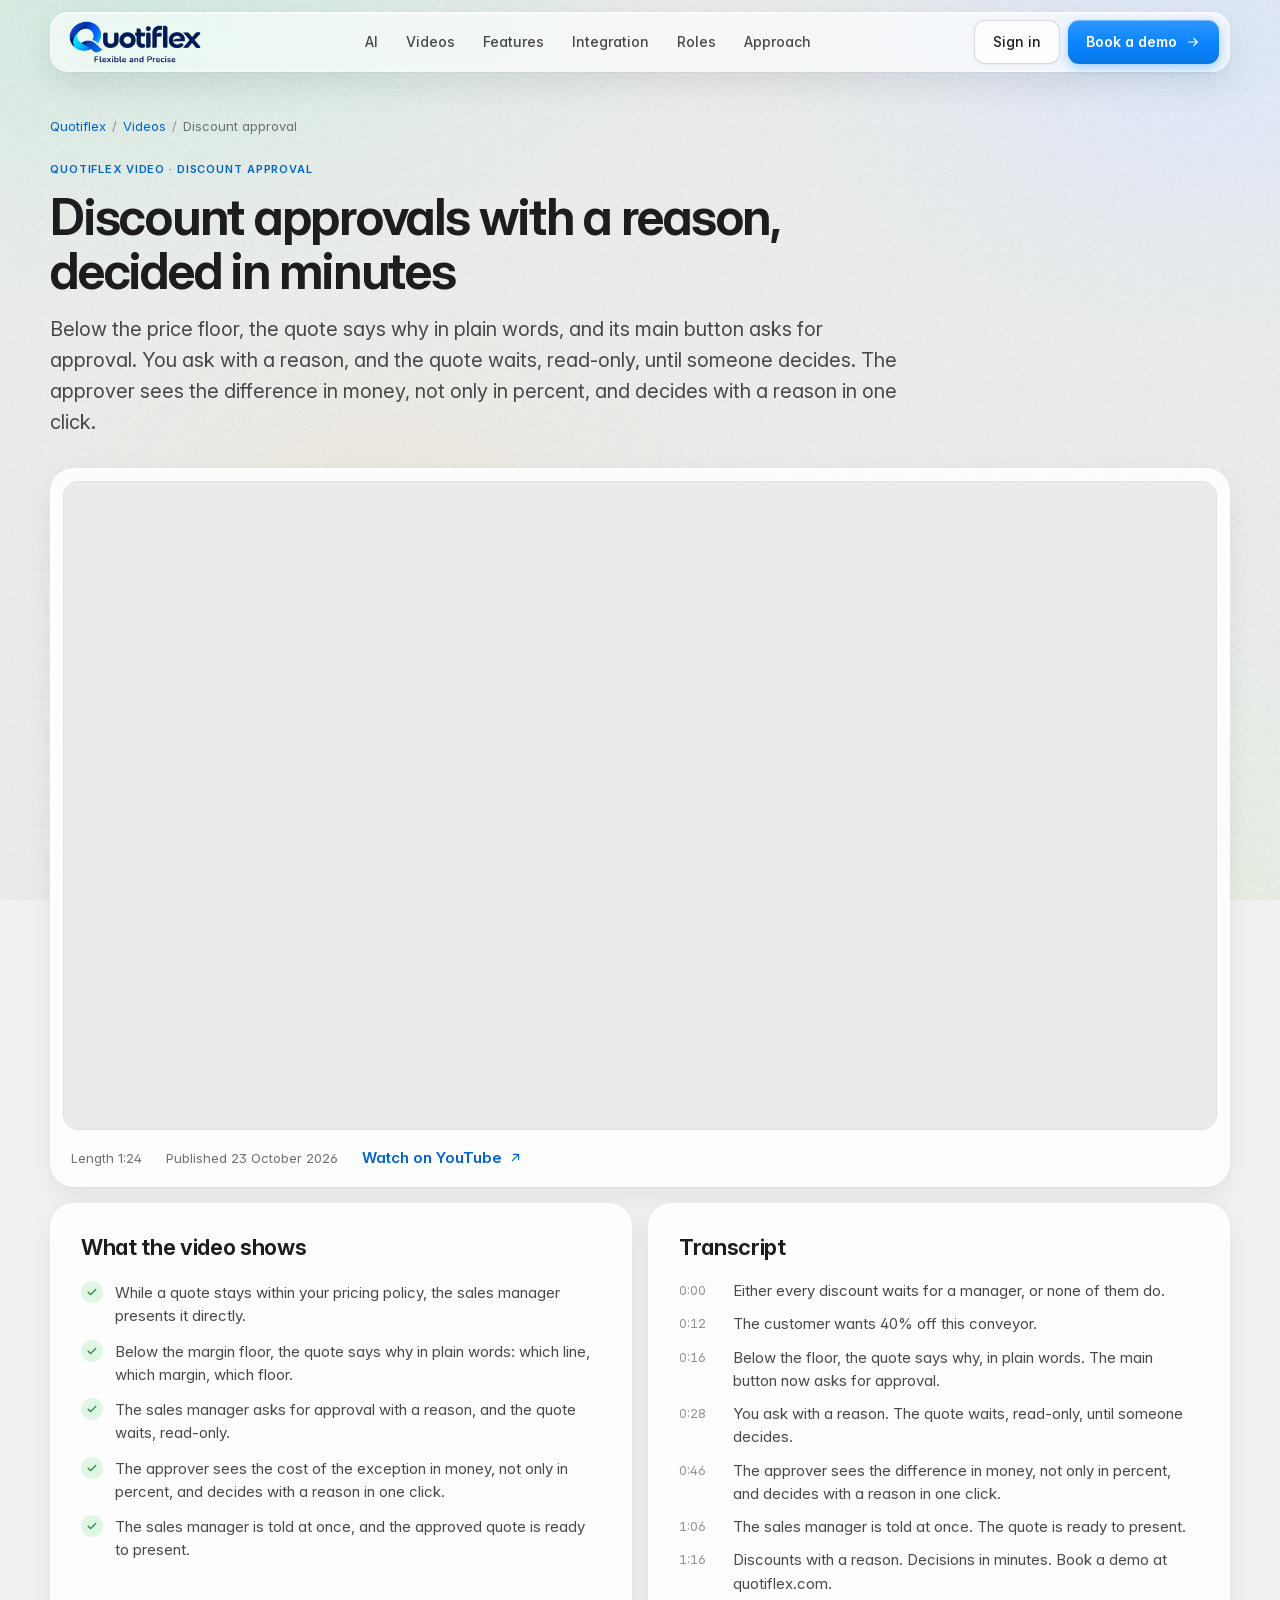
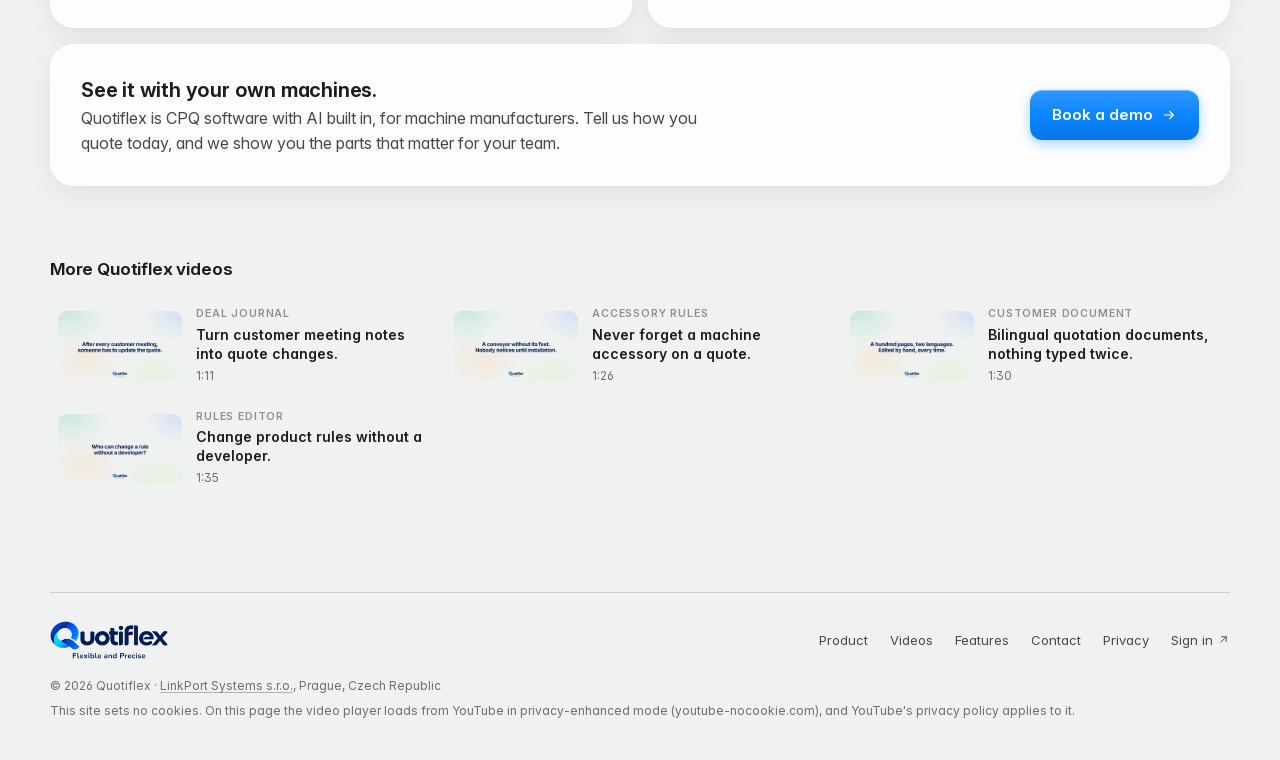
<file: site/videos/discount-approval-workflow.html>
<!doctype html>
<html lang="en">
<head>
<meta charset="utf-8">
<meta name="viewport" content="width=device-width, initial-scale=1">
<meta http-equiv="Content-Security-Policy" content="default-src 'none'; script-src 'self'; style-src 'self'; img-src 'self'; font-src 'self'; frame-src https://www.youtube-nocookie.com; base-uri 'none'; form-action 'none'">
<meta name="referrer" content="strict-origin-when-cross-origin">
<title>Discount approval workflow in CPQ · Quotiflex video</title>
<meta name="description" content="Video, 1:24. In Quotiflex CPQ a discount below the margin floor asks for approval with a reason, and the approver sees its cost in money.">
<meta name="theme-color" content="#eff2f0">
<link rel="canonical" href="https://quotiflex.com/videos/discount-approval-workflow">
<meta property="og:type" content="video.other">
<meta property="og:site_name" content="Quotiflex">
<meta property="og:title" content="Discount approvals with a reason, decided in minutes · Quotiflex">
<meta property="og:description" content="Video, 1:24. In Quotiflex CPQ a discount below the margin floor asks for approval with a reason, and the approver sees its cost in money.">
<meta property="og:url" content="https://quotiflex.com/videos/discount-approval-workflow">
<meta property="og:image" content="https://quotiflex.com/img/video-4-1280.jpg">
<meta property="og:image:width" content="1280">
<meta property="og:image:height" content="720">
<meta property="og:image:alt" content="Discount approvals with a reason, decided in minutes: a frame of the Quotiflex video">
<meta property="og:video" content="https://www.youtube.com/embed/pZ0uJ2PU5Hw">
<meta name="twitter:card" content="summary_large_image">
<link rel="icon" href="../favicon.svg" type="image/svg+xml">
<link rel="icon" href="../favicon.ico" sizes="32x32">
<link rel="apple-touch-icon" href="../img/apple-touch-icon.png">
<link rel="stylesheet" href="../styles.css?v=63fcddd5">
<script src="../script.js?v=974e497d"></script>
<script src="../fx.js?v=7651b942"></script>
<script type="application/ld+json">
{"@context":"https://schema.org","@graph":[{"@type":"VideoObject","@id":"https://quotiflex.com/videos/discount-approval-workflow#video","name":"Discount Approvals with a Reason, Decided in Minutes | Quotiflex Approvals","description":"Below the price floor, the quote says why in plain words, and its main button asks for approval. You ask with a reason, and the quote waits, read-only, until someone decides. The approver sees the difference in money, not only in percent, and decides with a reason in one click.","thumbnailUrl":["https://quotiflex.com/img/video-4-1280.jpg"],"uploadDate":"2026-10-23T08:41:17-07:00","duration":"PT1M24S","embedUrl":"https://www.youtube.com/embed/pZ0uJ2PU5Hw","inLanguage":"en","isFamilyFriendly":true,"transcript":"Either every discount waits for a manager, or none of them do. The customer wants 40% off this conveyor. Below the floor, the quote says why, in plain words. The main button now asks for approval. You ask with a reason. The quote waits, read-only, until someone decides. The approver sees the difference in money, not only in percent, and decides with a reason in one click. The sales manager is told at once. The quote is ready to present. Discounts with a reason. Decisions in minutes. Book a demo at quotiflex.com.","publisher":{"@id":"https://quotiflex.com/#organization"}},{"@type":"WebPage","@id":"https://quotiflex.com/videos/discount-approval-workflow","url":"https://quotiflex.com/videos/discount-approval-workflow","name":"Discount approval workflow in CPQ · Quotiflex video","description":"Video, 1:24. In Quotiflex CPQ a discount below the margin floor asks for approval with a reason, and the approver sees its cost in money.","isPartOf":{"@id":"https://quotiflex.com/#website"},"primaryImageOfPage":{"@type":"ImageObject","url":"https://quotiflex.com/img/video-4-1280.jpg"},"video":{"@id":"https://quotiflex.com/videos/discount-approval-workflow#video"},"breadcrumb":{"@id":"https://quotiflex.com/videos/discount-approval-workflow#breadcrumb"},"inLanguage":"en"},{"@type":"BreadcrumbList","@id":"https://quotiflex.com/videos/discount-approval-workflow#breadcrumb","itemListElement":[{"@type":"ListItem","position":1,"name":"Quotiflex","item":"https://quotiflex.com/"},{"@type":"ListItem","position":2,"name":"Videos","item":"https://quotiflex.com/#videos"},{"@type":"ListItem","position":3,"name":"Discount approvals with a reason, decided in minutes"}]},{"@type":"WebSite","@id":"https://quotiflex.com/#website","url":"https://quotiflex.com/","name":"Quotiflex"},{"@type":"Organization","@id":"https://quotiflex.com/#organization","name":"Quotiflex","url":"https://quotiflex.com/","logo":{"@type":"ImageObject","url":"https://quotiflex.com/img/logo-mark.png","width":192,"height":192}}]}
</script>
</head>
<body>
<svg class="sprite" aria-hidden="true" focusable="false">
  <symbol id="i-play" viewBox="0 0 24 24"><path fill="currentColor" stroke="none" d="M8.5 5.6v12.8c0 .8.9 1.3 1.6.9l10-6.4c.6-.4.6-1.3 0-1.7l-10-6.4c-.7-.5-1.6 0-1.6.8Z"/></symbol>
  <symbol id="i-arrow" viewBox="0 0 24 24"><path d="M5 12h13M13 6.5 18.5 12 13 17.5"/></symbol>
  <symbol id="i-arrow-out" viewBox="0 0 24 24"><path d="M7 17 17 7M8.5 7H17v8.5"/></symbol>
  <symbol id="i-check" viewBox="0 0 24 24"><path d="m5.5 12.5 4 4 9-9"/></symbol>
  <symbol id="i-menu" viewBox="0 0 24 24"><path d="M4 7h16M4 12h16M4 17h16"/></symbol>
  <symbol id="i-close" viewBox="0 0 24 24"><path d="M6 6l12 12M18 6 6 18"/></symbol>
</svg>

<a class="skip" href="#main">Skip to content</a>
<div class="wallpaper" aria-hidden="true"></div>

<header class="topbar wrap">
  <div class="topbar-inner glass">
    <a class="brand" href="../" aria-label="Quotiflex, the home page">
      <picture>
        <source type="image/webp" srcset="../img/logo-450.webp 450w, ../img/logo-760.webp 760w" sizes="132px">
        <img src="../img/logo-450.png" width="225" height="73" alt="Quotiflex, Flexible and Precise">
      </picture>
    </a>
    <nav id="navigation" aria-label="Main navigation">
      <a href="../#ai">AI</a>
      <a href="../#videos">Videos</a>
      <a href="../#features">Features</a>
      <a href="../#integration">Integration</a>
      <a href="../#solutions">Roles</a>
      <a href="../#about">Approach</a>
    </nav>
    <div class="topbar-actions">
      <a class="btn btn-secondary" href="https://app.quotiflex.com/">Sign in</a>
      <a class="btn btn-primary" href="../#contact">Book a demo <svg class="ico" aria-hidden="true"><use href="#i-arrow"/></svg></a>
    </div>
    <button class="menu-toggle" type="button" aria-expanded="false" aria-controls="navigation">
      <svg class="ico" aria-hidden="true"><use href="#i-menu"/></svg><span class="visually-hidden">Open menu</span>
    </button>
  </div>
</header>

<main id="main">
  <article class="wrap" aria-labelledby="video-title">
    <nav class="crumbs" aria-label="Breadcrumb">
      <ol>
        <li><a href="../">Quotiflex</a></li>
        <li><a href="../#videos">Videos</a></li>
        <li aria-current="page">Discount approval</li>
      </ol>
    </nav>
    <header class="watch-head">
      <span class="kicker">Quotiflex video · Discount approval</span>
      <h1 id="video-title" class="title">Discount approvals with a reason, decided in minutes</h1>
      <p class="lead">Below the price floor, the quote says why in plain words, and its main button asks for approval. You ask with a reason, and the quote waits, read-only, until someone decides. The approver sees the difference in money, not only in percent, and decides with a reason in one click.</p>
    </header>

    <div class="watch-player glass-solid">
      <div class="video-frame">
        <iframe src="https://www.youtube-nocookie.com/embed/pZ0uJ2PU5Hw?rel=0&amp;playsinline=1" title="Discount Approvals with a Reason, Decided in Minutes | Quotiflex Approvals" allow="autoplay; encrypted-media; picture-in-picture; fullscreen" allowfullscreen referrerpolicy="strict-origin-when-cross-origin"></iframe>
      </div>
      <p class="watch-meta"><span>Length 1:24</span><span>Published 23 October 2026</span><a class="text-link" href="https://www.youtube.com/watch?v=pZ0uJ2PU5Hw">Watch on YouTube <svg class="ico" aria-hidden="true"><use href="#i-arrow-out"/></svg></a></p>
    </div>

    <div class="watch-body">
      <section class="watch-card glass-solid" aria-labelledby="shows-title">
        <h2 id="shows-title">What the video shows</h2>
        <ul class="check-list">
          <li><svg class="ico" aria-hidden="true"><use href="#i-check"/></svg><span>While a quote stays within your pricing policy, the sales manager presents it directly.</span></li>
          <li><svg class="ico" aria-hidden="true"><use href="#i-check"/></svg><span>Below the margin floor, the quote says why in plain words: which line, which margin, which floor.</span></li>
          <li><svg class="ico" aria-hidden="true"><use href="#i-check"/></svg><span>The sales manager asks for approval with a reason, and the quote waits, read-only.</span></li>
          <li><svg class="ico" aria-hidden="true"><use href="#i-check"/></svg><span>The approver sees the cost of the exception in money, not only in percent, and decides with a reason in one click.</span></li>
          <li><svg class="ico" aria-hidden="true"><use href="#i-check"/></svg><span>The sales manager is told at once, and the approved quote is ready to present.</span></li>
        </ul>
      </section>
      <section class="watch-card glass-solid" aria-labelledby="transcript-title">
        <h2 id="transcript-title">Transcript</h2>
        <div class="transcript">
          <p><time datetime="PT0M0S">0:00</time><span>Either every discount waits for a manager, or none of them do.</span></p>
          <p><time datetime="PT0M12S">0:12</time><span>The customer wants 40% off this conveyor.</span></p>
          <p><time datetime="PT0M16S">0:16</time><span>Below the floor, the quote says why, in plain words. The main button now asks for approval.</span></p>
          <p><time datetime="PT0M28S">0:28</time><span>You ask with a reason. The quote waits, read-only, until someone decides.</span></p>
          <p><time datetime="PT0M46S">0:46</time><span>The approver sees the difference in money, not only in percent, and decides with a reason in one click.</span></p>
          <p><time datetime="PT1M6S">1:06</time><span>The sales manager is told at once. The quote is ready to present.</span></p>
          <p><time datetime="PT1M16S">1:16</time><span>Discounts with a reason. Decisions in minutes. Book a demo at quotiflex.com.</span></p>
        </div>
      </section>
    </div>

    <div class="watch-cta glass-solid">
      <p><strong>See it with your own machines.</strong> Quotiflex is CPQ software with AI built in, for machine manufacturers. Tell us how you quote today, and we show you the parts that matter for your team.</p>
      <a class="btn btn-primary btn-lg" href="../#contact">Book a demo <svg class="ico" aria-hidden="true"><use href="#i-arrow"/></svg></a>
    </div>

    <section class="watch-more" aria-labelledby="more-title">
      <h2 id="more-title" class="card-title">More Quotiflex videos</h2>
      <ol class="video-list">
        <li><a class="video-item" href="meeting-notes-to-quote-changes">
          <span class="video-thumb"><img src="../img/video-1-640.webp" width="640" height="360" loading="lazy" decoding="async" alt=""></span>
          <span class="video-item-text"><span class="video-item-topic">Deal journal</span><span class="video-item-title">Turn customer meeting notes into quote changes.</span><span class="video-item-time">1:11</span></span>
        </a></li>
        <li><a class="video-item" href="machine-accessory-rules">
          <span class="video-thumb"><img src="../img/video-2-640.webp" width="640" height="360" loading="lazy" decoding="async" alt=""></span>
          <span class="video-item-text"><span class="video-item-topic">Accessory rules</span><span class="video-item-title">Never forget a machine accessory on a quote.</span><span class="video-item-time">1:26</span></span>
        </a></li>
        <li><a class="video-item" href="bilingual-quotation-documents">
          <span class="video-thumb"><img src="../img/video-3-640.webp" width="640" height="360" loading="lazy" decoding="async" alt=""></span>
          <span class="video-item-text"><span class="video-item-topic">Customer document</span><span class="video-item-title">Bilingual quotation documents, nothing typed twice.</span><span class="video-item-time">1:30</span></span>
        </a></li>
        <li><a class="video-item" href="product-rules-without-a-developer">
          <span class="video-thumb"><img src="../img/video-5-640.webp" width="640" height="360" loading="lazy" decoding="async" alt=""></span>
          <span class="video-item-text"><span class="video-item-topic">Rules editor</span><span class="video-item-title">Change product rules without a developer.</span><span class="video-item-time">1:35</span></span>
        </a></li>
      </ol>
    </section>
  </article>
</main>

<footer class="wrap">
  <div class="footer-top">
    <a class="brand" href="../" aria-label="Quotiflex, the home page">
      <picture>
        <source type="image/webp" srcset="../img/logo-450.webp 450w, ../img/logo-760.webp 760w" sizes="118px">
        <img src="../img/logo-450.png" width="180" height="58" alt="Quotiflex, Flexible and Precise" loading="lazy">
      </picture>
    </a>
    <nav aria-label="Footer">
      <a href="../#product">Product</a>
      <a href="../#videos">Videos</a>
      <a href="../#features">Features</a>
      <a href="../#contact">Contact</a>
      <a href="../#privacy">Privacy</a>
      <a href="https://app.quotiflex.com/">Sign in <svg class="ico" aria-hidden="true"><use href="#i-arrow-out"/></svg></a>
    </nav>
  </div>
  <div class="footer-legal">
    <p>© 2026 Quotiflex · <a class="company-link" href="https://linkport.cz/">LinkPort Systems s.r.o.</a>, Prague, Czech Republic</p>
    <p>This site sets no cookies. On this page the video player loads from YouTube in privacy-enhanced mode (youtube-nocookie.com), and YouTube's privacy policy applies to it.</p>
  </div>
</footer>
</body>
</html>
</file>
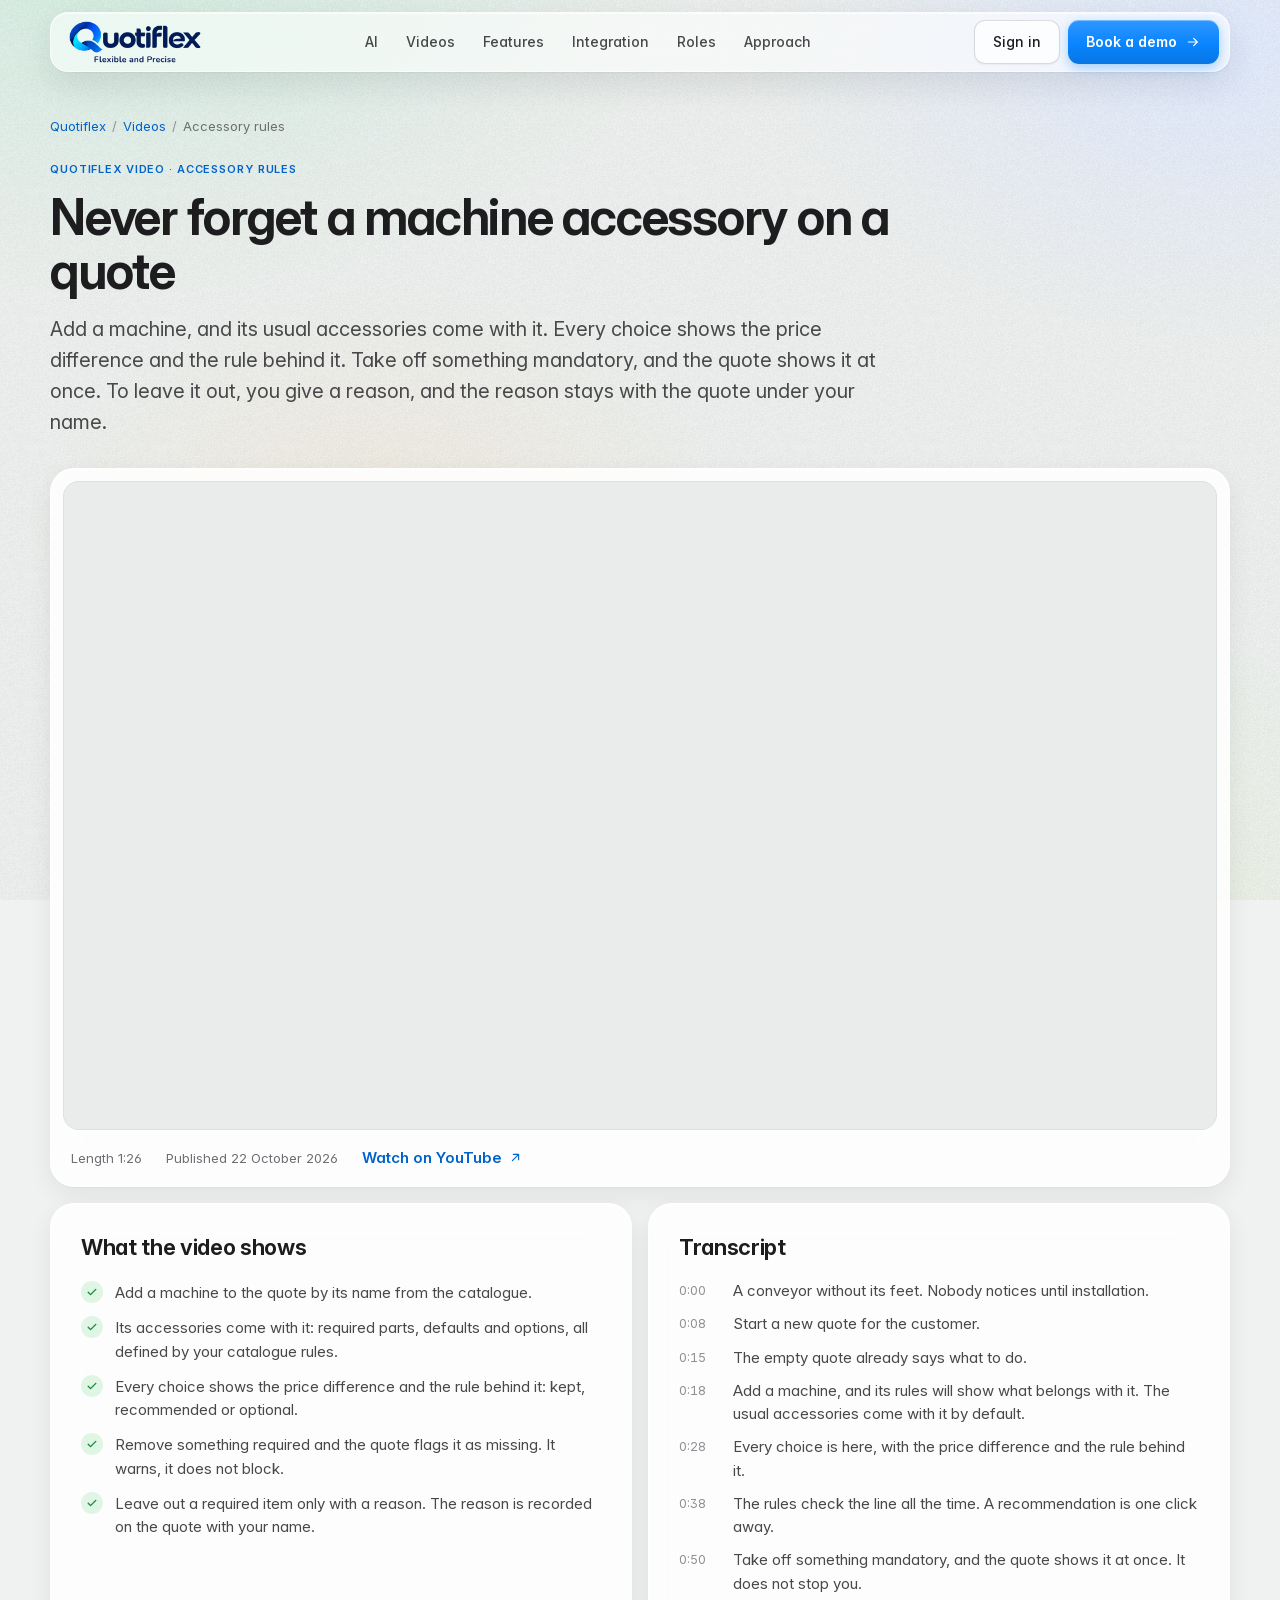
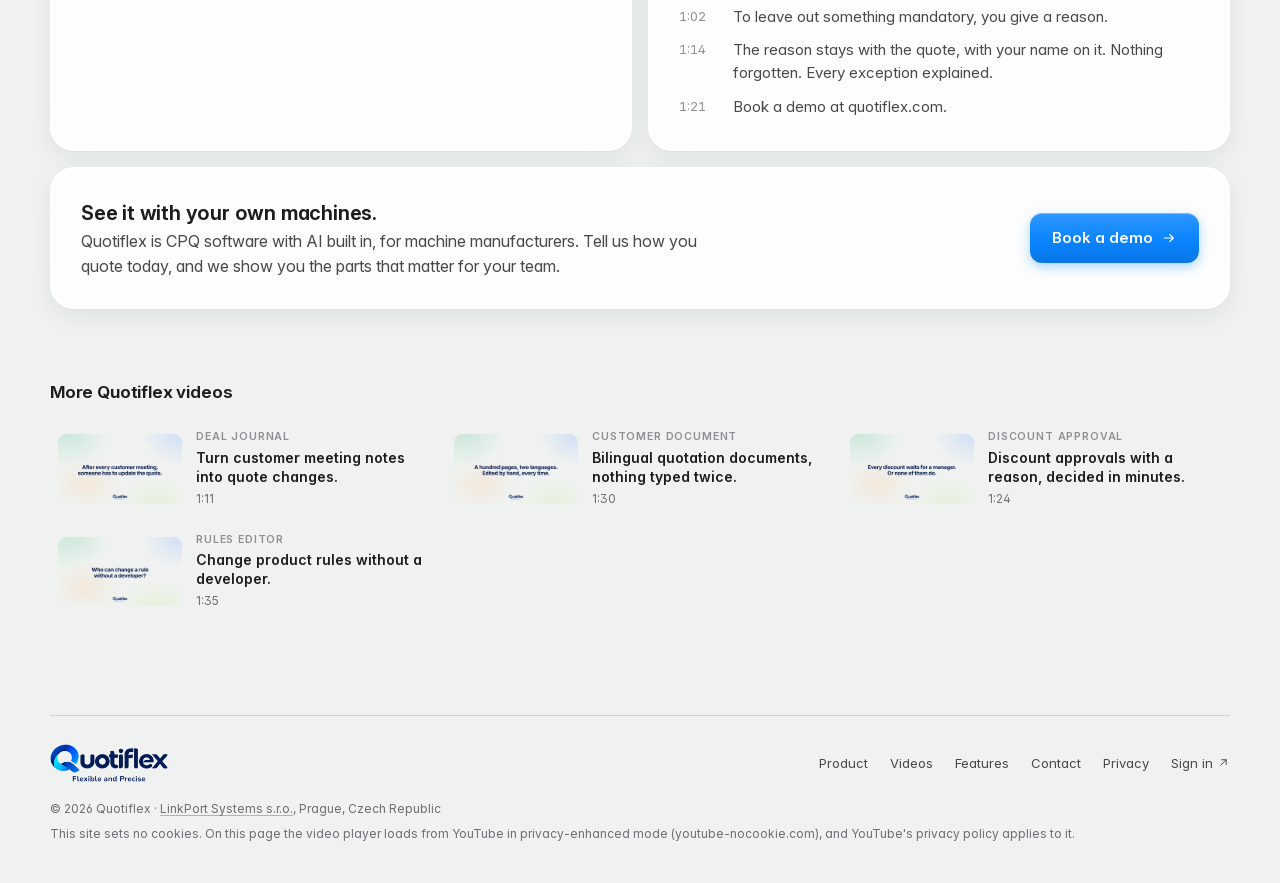
<file: site/videos/machine-accessory-rules.html>
<!doctype html>
<html lang="en">
<head>
<meta charset="utf-8">
<meta name="viewport" content="width=device-width, initial-scale=1">
<meta http-equiv="Content-Security-Policy" content="default-src 'none'; script-src 'self'; style-src 'self'; img-src 'self'; font-src 'self'; frame-src https://www.youtube-nocookie.com; base-uri 'none'; form-action 'none'">
<meta name="referrer" content="strict-origin-when-cross-origin">
<title>Machine accessory rules on every quote · Quotiflex video</title>
<meta name="description" content="Video, 1:26. Add a machine in Quotiflex CPQ and its accessories come with it, each with its price difference and rule. Exceptions need a reason.">
<meta name="theme-color" content="#eff2f0">
<link rel="canonical" href="https://quotiflex.com/videos/machine-accessory-rules">
<meta property="og:type" content="video.other">
<meta property="og:site_name" content="Quotiflex">
<meta property="og:title" content="Never forget a machine accessory on a quote · Quotiflex">
<meta property="og:description" content="Video, 1:26. Add a machine in Quotiflex CPQ and its accessories come with it, each with its price difference and rule. Exceptions need a reason.">
<meta property="og:url" content="https://quotiflex.com/videos/machine-accessory-rules">
<meta property="og:image" content="https://quotiflex.com/img/video-2-1280.jpg">
<meta property="og:image:width" content="1280">
<meta property="og:image:height" content="720">
<meta property="og:image:alt" content="Never forget a machine accessory on a quote: a frame of the Quotiflex video">
<meta property="og:video" content="https://www.youtube.com/embed/MtIPMK0WYl4">
<meta name="twitter:card" content="summary_large_image">
<link rel="icon" href="../favicon.svg" type="image/svg+xml">
<link rel="icon" href="../favicon.ico" sizes="32x32">
<link rel="apple-touch-icon" href="../img/apple-touch-icon.png">
<link rel="stylesheet" href="../styles.css?v=63fcddd5">
<script src="../script.js?v=974e497d"></script>
<script src="../fx.js?v=7651b942"></script>
<script type="application/ld+json">
{"@context":"https://schema.org","@graph":[{"@type":"VideoObject","@id":"https://quotiflex.com/videos/machine-accessory-rules#video","name":"Never Forget a Machine Accessory on a Quote | Quotiflex Accessory Rules","description":"Add a machine, and its usual accessories come with it. Every choice shows the price difference and the rule behind it. Take off something mandatory, and the quote shows it at once. To leave it out, you give a reason, and the reason stays with the quote under your name.","thumbnailUrl":["https://quotiflex.com/img/video-2-1280.jpg"],"uploadDate":"2026-10-22T07:58:35-07:00","duration":"PT1M26S","embedUrl":"https://www.youtube.com/embed/MtIPMK0WYl4","inLanguage":"en","isFamilyFriendly":true,"transcript":"A conveyor without its feet. Nobody notices until installation. Start a new quote for the customer. The empty quote already says what to do. Add a machine, and its rules will show what belongs with it. The usual accessories come with it by default. Every choice is here, with the price difference and the rule behind it. The rules check the line all the time. A recommendation is one click away. Take off something mandatory, and the quote shows it at once. It does not stop you. To leave out something mandatory, you give a reason. The reason stays with the quote, with your name on it. Nothing forgotten. Every exception explained. Book a demo at quotiflex.com.","publisher":{"@id":"https://quotiflex.com/#organization"}},{"@type":"WebPage","@id":"https://quotiflex.com/videos/machine-accessory-rules","url":"https://quotiflex.com/videos/machine-accessory-rules","name":"Machine accessory rules on every quote · Quotiflex video","description":"Video, 1:26. Add a machine in Quotiflex CPQ and its accessories come with it, each with its price difference and rule. Exceptions need a reason.","isPartOf":{"@id":"https://quotiflex.com/#website"},"primaryImageOfPage":{"@type":"ImageObject","url":"https://quotiflex.com/img/video-2-1280.jpg"},"video":{"@id":"https://quotiflex.com/videos/machine-accessory-rules#video"},"breadcrumb":{"@id":"https://quotiflex.com/videos/machine-accessory-rules#breadcrumb"},"inLanguage":"en"},{"@type":"BreadcrumbList","@id":"https://quotiflex.com/videos/machine-accessory-rules#breadcrumb","itemListElement":[{"@type":"ListItem","position":1,"name":"Quotiflex","item":"https://quotiflex.com/"},{"@type":"ListItem","position":2,"name":"Videos","item":"https://quotiflex.com/#videos"},{"@type":"ListItem","position":3,"name":"Never forget a machine accessory on a quote"}]},{"@type":"WebSite","@id":"https://quotiflex.com/#website","url":"https://quotiflex.com/","name":"Quotiflex"},{"@type":"Organization","@id":"https://quotiflex.com/#organization","name":"Quotiflex","url":"https://quotiflex.com/","logo":{"@type":"ImageObject","url":"https://quotiflex.com/img/logo-mark.png","width":192,"height":192}}]}
</script>
</head>
<body>
<svg class="sprite" aria-hidden="true" focusable="false">
  <symbol id="i-play" viewBox="0 0 24 24"><path fill="currentColor" stroke="none" d="M8.5 5.6v12.8c0 .8.9 1.3 1.6.9l10-6.4c.6-.4.6-1.3 0-1.7l-10-6.4c-.7-.5-1.6 0-1.6.8Z"/></symbol>
  <symbol id="i-arrow" viewBox="0 0 24 24"><path d="M5 12h13M13 6.5 18.5 12 13 17.5"/></symbol>
  <symbol id="i-arrow-out" viewBox="0 0 24 24"><path d="M7 17 17 7M8.5 7H17v8.5"/></symbol>
  <symbol id="i-check" viewBox="0 0 24 24"><path d="m5.5 12.5 4 4 9-9"/></symbol>
  <symbol id="i-menu" viewBox="0 0 24 24"><path d="M4 7h16M4 12h16M4 17h16"/></symbol>
  <symbol id="i-close" viewBox="0 0 24 24"><path d="M6 6l12 12M18 6 6 18"/></symbol>
</svg>

<a class="skip" href="#main">Skip to content</a>
<div class="wallpaper" aria-hidden="true"></div>

<header class="topbar wrap">
  <div class="topbar-inner glass">
    <a class="brand" href="../" aria-label="Quotiflex, the home page">
      <picture>
        <source type="image/webp" srcset="../img/logo-450.webp 450w, ../img/logo-760.webp 760w" sizes="132px">
        <img src="../img/logo-450.png" width="225" height="73" alt="Quotiflex, Flexible and Precise">
      </picture>
    </a>
    <nav id="navigation" aria-label="Main navigation">
      <a href="../#ai">AI</a>
      <a href="../#videos">Videos</a>
      <a href="../#features">Features</a>
      <a href="../#integration">Integration</a>
      <a href="../#solutions">Roles</a>
      <a href="../#about">Approach</a>
    </nav>
    <div class="topbar-actions">
      <a class="btn btn-secondary" href="https://app.quotiflex.com/">Sign in</a>
      <a class="btn btn-primary" href="../#contact">Book a demo <svg class="ico" aria-hidden="true"><use href="#i-arrow"/></svg></a>
    </div>
    <button class="menu-toggle" type="button" aria-expanded="false" aria-controls="navigation">
      <svg class="ico" aria-hidden="true"><use href="#i-menu"/></svg><span class="visually-hidden">Open menu</span>
    </button>
  </div>
</header>

<main id="main">
  <article class="wrap" aria-labelledby="video-title">
    <nav class="crumbs" aria-label="Breadcrumb">
      <ol>
        <li><a href="../">Quotiflex</a></li>
        <li><a href="../#videos">Videos</a></li>
        <li aria-current="page">Accessory rules</li>
      </ol>
    </nav>
    <header class="watch-head">
      <span class="kicker">Quotiflex video · Accessory rules</span>
      <h1 id="video-title" class="title">Never forget a machine accessory on a quote</h1>
      <p class="lead">Add a machine, and its usual accessories come with it. Every choice shows the price difference and the rule behind it. Take off something mandatory, and the quote shows it at once. To leave it out, you give a reason, and the reason stays with the quote under your name.</p>
    </header>

    <div class="watch-player glass-solid">
      <div class="video-frame">
        <iframe src="https://www.youtube-nocookie.com/embed/MtIPMK0WYl4?rel=0&amp;playsinline=1" title="Never Forget a Machine Accessory on a Quote | Quotiflex Accessory Rules" allow="autoplay; encrypted-media; picture-in-picture; fullscreen" allowfullscreen referrerpolicy="strict-origin-when-cross-origin"></iframe>
      </div>
      <p class="watch-meta"><span>Length 1:26</span><span>Published 22 October 2026</span><a class="text-link" href="https://www.youtube.com/watch?v=MtIPMK0WYl4">Watch on YouTube <svg class="ico" aria-hidden="true"><use href="#i-arrow-out"/></svg></a></p>
    </div>

    <div class="watch-body">
      <section class="watch-card glass-solid" aria-labelledby="shows-title">
        <h2 id="shows-title">What the video shows</h2>
        <ul class="check-list">
          <li><svg class="ico" aria-hidden="true"><use href="#i-check"/></svg><span>Add a machine to the quote by its name from the catalogue.</span></li>
          <li><svg class="ico" aria-hidden="true"><use href="#i-check"/></svg><span>Its accessories come with it: required parts, defaults and options, all defined by your catalogue rules.</span></li>
          <li><svg class="ico" aria-hidden="true"><use href="#i-check"/></svg><span>Every choice shows the price difference and the rule behind it: kept, recommended or optional.</span></li>
          <li><svg class="ico" aria-hidden="true"><use href="#i-check"/></svg><span>Remove something required and the quote flags it as missing. It warns, it does not block.</span></li>
          <li><svg class="ico" aria-hidden="true"><use href="#i-check"/></svg><span>Leave out a required item only with a reason. The reason is recorded on the quote with your name.</span></li>
        </ul>
      </section>
      <section class="watch-card glass-solid" aria-labelledby="transcript-title">
        <h2 id="transcript-title">Transcript</h2>
        <div class="transcript">
          <p><time datetime="PT0M0S">0:00</time><span>A conveyor without its feet. Nobody notices until installation.</span></p>
          <p><time datetime="PT0M8S">0:08</time><span>Start a new quote for the customer.</span></p>
          <p><time datetime="PT0M15S">0:15</time><span>The empty quote already says what to do.</span></p>
          <p><time datetime="PT0M18S">0:18</time><span>Add a machine, and its rules will show what belongs with it. The usual accessories come with it by default.</span></p>
          <p><time datetime="PT0M28S">0:28</time><span>Every choice is here, with the price difference and the rule behind it.</span></p>
          <p><time datetime="PT0M38S">0:38</time><span>The rules check the line all the time. A recommendation is one click away.</span></p>
          <p><time datetime="PT0M50S">0:50</time><span>Take off something mandatory, and the quote shows it at once. It does not stop you.</span></p>
          <p><time datetime="PT1M2S">1:02</time><span>To leave out something mandatory, you give a reason.</span></p>
          <p><time datetime="PT1M14S">1:14</time><span>The reason stays with the quote, with your name on it. Nothing forgotten. Every exception explained.</span></p>
          <p><time datetime="PT1M21S">1:21</time><span>Book a demo at quotiflex.com.</span></p>
        </div>
      </section>
    </div>

    <div class="watch-cta glass-solid">
      <p><strong>See it with your own machines.</strong> Quotiflex is CPQ software with AI built in, for machine manufacturers. Tell us how you quote today, and we show you the parts that matter for your team.</p>
      <a class="btn btn-primary btn-lg" href="../#contact">Book a demo <svg class="ico" aria-hidden="true"><use href="#i-arrow"/></svg></a>
    </div>

    <section class="watch-more" aria-labelledby="more-title">
      <h2 id="more-title" class="card-title">More Quotiflex videos</h2>
      <ol class="video-list">
        <li><a class="video-item" href="meeting-notes-to-quote-changes">
          <span class="video-thumb"><img src="../img/video-1-640.webp" width="640" height="360" loading="lazy" decoding="async" alt=""></span>
          <span class="video-item-text"><span class="video-item-topic">Deal journal</span><span class="video-item-title">Turn customer meeting notes into quote changes.</span><span class="video-item-time">1:11</span></span>
        </a></li>
        <li><a class="video-item" href="bilingual-quotation-documents">
          <span class="video-thumb"><img src="../img/video-3-640.webp" width="640" height="360" loading="lazy" decoding="async" alt=""></span>
          <span class="video-item-text"><span class="video-item-topic">Customer document</span><span class="video-item-title">Bilingual quotation documents, nothing typed twice.</span><span class="video-item-time">1:30</span></span>
        </a></li>
        <li><a class="video-item" href="discount-approval-workflow">
          <span class="video-thumb"><img src="../img/video-4-640.webp" width="640" height="360" loading="lazy" decoding="async" alt=""></span>
          <span class="video-item-text"><span class="video-item-topic">Discount approval</span><span class="video-item-title">Discount approvals with a reason, decided in minutes.</span><span class="video-item-time">1:24</span></span>
        </a></li>
        <li><a class="video-item" href="product-rules-without-a-developer">
          <span class="video-thumb"><img src="../img/video-5-640.webp" width="640" height="360" loading="lazy" decoding="async" alt=""></span>
          <span class="video-item-text"><span class="video-item-topic">Rules editor</span><span class="video-item-title">Change product rules without a developer.</span><span class="video-item-time">1:35</span></span>
        </a></li>
      </ol>
    </section>
  </article>
</main>

<footer class="wrap">
  <div class="footer-top">
    <a class="brand" href="../" aria-label="Quotiflex, the home page">
      <picture>
        <source type="image/webp" srcset="../img/logo-450.webp 450w, ../img/logo-760.webp 760w" sizes="118px">
        <img src="../img/logo-450.png" width="180" height="58" alt="Quotiflex, Flexible and Precise" loading="lazy">
      </picture>
    </a>
    <nav aria-label="Footer">
      <a href="../#product">Product</a>
      <a href="../#videos">Videos</a>
      <a href="../#features">Features</a>
      <a href="../#contact">Contact</a>
      <a href="../#privacy">Privacy</a>
      <a href="https://app.quotiflex.com/">Sign in <svg class="ico" aria-hidden="true"><use href="#i-arrow-out"/></svg></a>
    </nav>
  </div>
  <div class="footer-legal">
    <p>© 2026 Quotiflex · <a class="company-link" href="https://linkport.cz/">LinkPort Systems s.r.o.</a>, Prague, Czech Republic</p>
    <p>This site sets no cookies. On this page the video player loads from YouTube in privacy-enhanced mode (youtube-nocookie.com), and YouTube's privacy policy applies to it.</p>
  </div>
</footer>
</body>
</html>
</file>
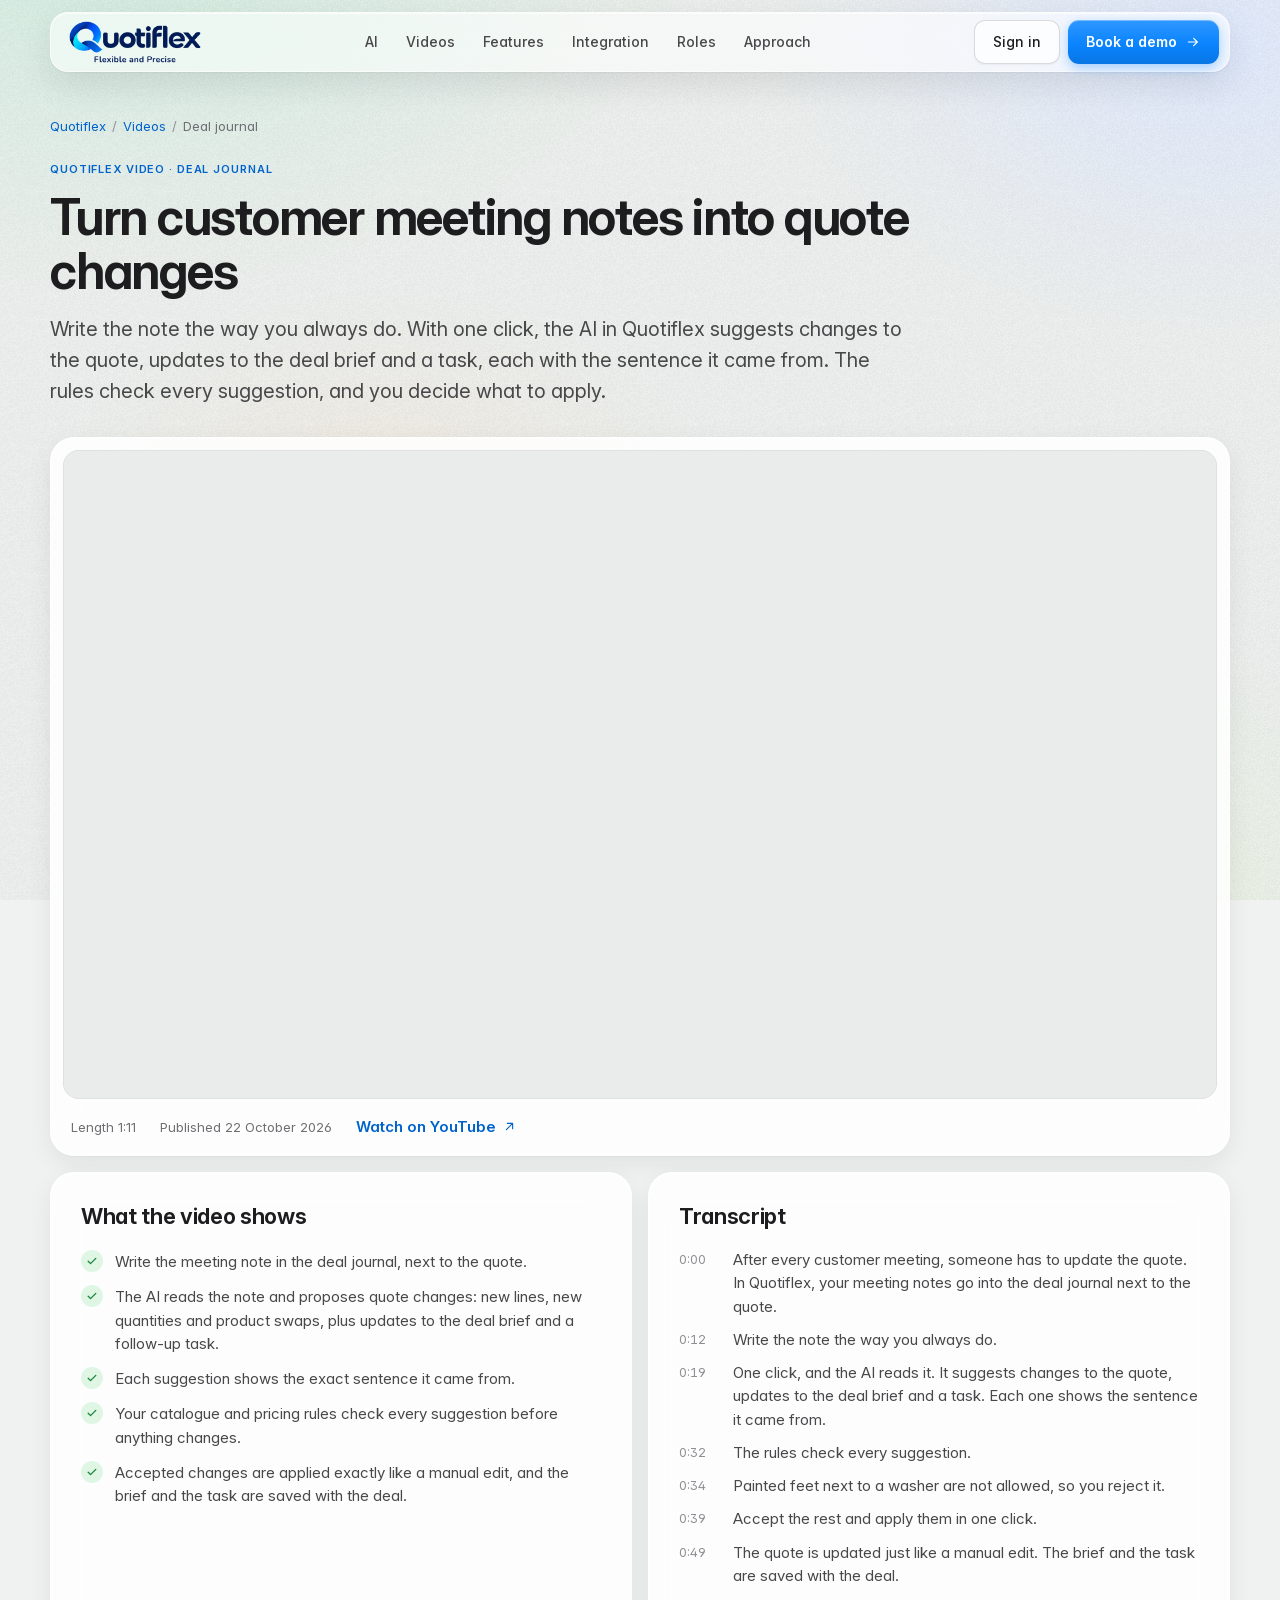
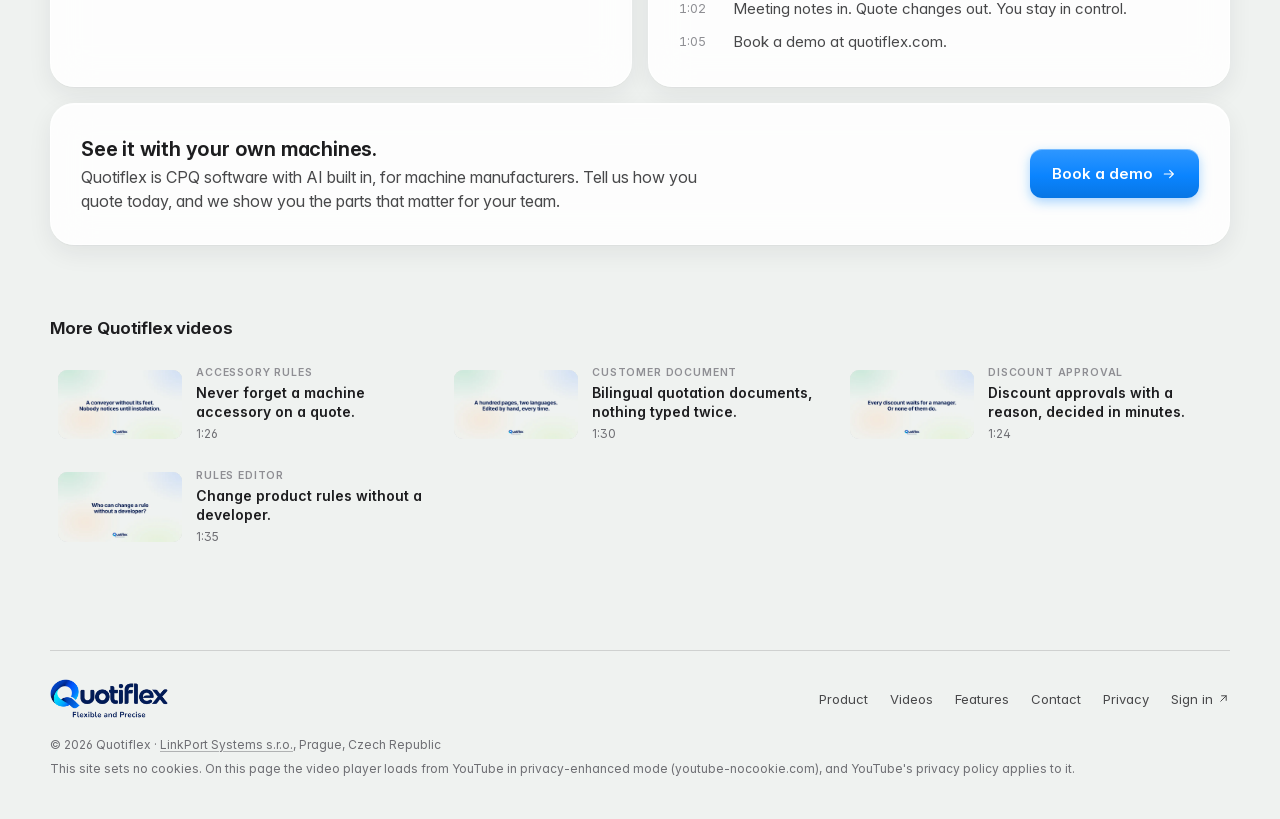
<file: site/videos/meeting-notes-to-quote-changes.html>
<!doctype html>
<html lang="en">
<head>
<meta charset="utf-8">
<meta name="viewport" content="width=device-width, initial-scale=1">
<meta http-equiv="Content-Security-Policy" content="default-src 'none'; script-src 'self'; style-src 'self'; img-src 'self'; font-src 'self'; frame-src https://www.youtube-nocookie.com; base-uri 'none'; form-action 'none'">
<meta name="referrer" content="strict-origin-when-cross-origin">
<title>Meeting notes to quote changes with AI · Quotiflex video</title>
<meta name="description" content="Video, 1:11. The AI in Quotiflex CPQ reads a customer meeting note and proposes quote changes, brief updates and a task. Rules check them, you decide.">
<meta name="theme-color" content="#eff2f0">
<link rel="canonical" href="https://quotiflex.com/videos/meeting-notes-to-quote-changes">
<meta property="og:type" content="video.other">
<meta property="og:site_name" content="Quotiflex">
<meta property="og:title" content="Turn customer meeting notes into quote changes · Quotiflex">
<meta property="og:description" content="Video, 1:11. The AI in Quotiflex CPQ reads a customer meeting note and proposes quote changes, brief updates and a task. Rules check them, you decide.">
<meta property="og:url" content="https://quotiflex.com/videos/meeting-notes-to-quote-changes">
<meta property="og:image" content="https://quotiflex.com/img/video-1-1280.jpg">
<meta property="og:image:width" content="1280">
<meta property="og:image:height" content="720">
<meta property="og:image:alt" content="Turn customer meeting notes into quote changes: a frame of the Quotiflex video">
<meta property="og:video" content="https://www.youtube.com/embed/badr2H-frKE">
<meta name="twitter:card" content="summary_large_image">
<link rel="icon" href="../favicon.svg" type="image/svg+xml">
<link rel="icon" href="../favicon.ico" sizes="32x32">
<link rel="apple-touch-icon" href="../img/apple-touch-icon.png">
<link rel="stylesheet" href="../styles.css?v=63fcddd5">
<script src="../script.js?v=974e497d"></script>
<script src="../fx.js?v=7651b942"></script>
<script type="application/ld+json">
{"@context":"https://schema.org","@graph":[{"@type":"VideoObject","@id":"https://quotiflex.com/videos/meeting-notes-to-quote-changes#video","name":"Turn Customer Meeting Notes into Quote Changes | Quotiflex Deal Journal","description":"Write the note the way you always do. With one click, the AI in Quotiflex suggests changes to the quote, updates to the deal brief and a task, each with the sentence it came from. The rules check every suggestion, and you decide what to apply.","thumbnailUrl":["https://quotiflex.com/img/video-1-1280.jpg"],"uploadDate":"2026-10-22T02:05:55-07:00","duration":"PT1M11S","embedUrl":"https://www.youtube.com/embed/badr2H-frKE","inLanguage":"en","isFamilyFriendly":true,"transcript":"After every customer meeting, someone has to update the quote. In Quotiflex, your meeting notes go into the deal journal next to the quote. Write the note the way you always do. One click, and the AI reads it. It suggests changes to the quote, updates to the deal brief and a task. Each one shows the sentence it came from. The rules check every suggestion. Painted feet next to a washer are not allowed, so you reject it. Accept the rest and apply them in one click. The quote is updated just like a manual edit. The brief and the task are saved with the deal. Meeting notes in. Quote changes out. You stay in control. Book a demo at quotiflex.com.","publisher":{"@id":"https://quotiflex.com/#organization"}},{"@type":"WebPage","@id":"https://quotiflex.com/videos/meeting-notes-to-quote-changes","url":"https://quotiflex.com/videos/meeting-notes-to-quote-changes","name":"Meeting notes to quote changes with AI · Quotiflex video","description":"Video, 1:11. The AI in Quotiflex CPQ reads a customer meeting note and proposes quote changes, brief updates and a task. Rules check them, you decide.","isPartOf":{"@id":"https://quotiflex.com/#website"},"primaryImageOfPage":{"@type":"ImageObject","url":"https://quotiflex.com/img/video-1-1280.jpg"},"video":{"@id":"https://quotiflex.com/videos/meeting-notes-to-quote-changes#video"},"breadcrumb":{"@id":"https://quotiflex.com/videos/meeting-notes-to-quote-changes#breadcrumb"},"inLanguage":"en"},{"@type":"BreadcrumbList","@id":"https://quotiflex.com/videos/meeting-notes-to-quote-changes#breadcrumb","itemListElement":[{"@type":"ListItem","position":1,"name":"Quotiflex","item":"https://quotiflex.com/"},{"@type":"ListItem","position":2,"name":"Videos","item":"https://quotiflex.com/#videos"},{"@type":"ListItem","position":3,"name":"Turn customer meeting notes into quote changes"}]},{"@type":"WebSite","@id":"https://quotiflex.com/#website","url":"https://quotiflex.com/","name":"Quotiflex"},{"@type":"Organization","@id":"https://quotiflex.com/#organization","name":"Quotiflex","url":"https://quotiflex.com/","logo":{"@type":"ImageObject","url":"https://quotiflex.com/img/logo-mark.png","width":192,"height":192}}]}
</script>
</head>
<body>
<svg class="sprite" aria-hidden="true" focusable="false">
  <symbol id="i-play" viewBox="0 0 24 24"><path fill="currentColor" stroke="none" d="M8.5 5.6v12.8c0 .8.9 1.3 1.6.9l10-6.4c.6-.4.6-1.3 0-1.7l-10-6.4c-.7-.5-1.6 0-1.6.8Z"/></symbol>
  <symbol id="i-arrow" viewBox="0 0 24 24"><path d="M5 12h13M13 6.5 18.5 12 13 17.5"/></symbol>
  <symbol id="i-arrow-out" viewBox="0 0 24 24"><path d="M7 17 17 7M8.5 7H17v8.5"/></symbol>
  <symbol id="i-check" viewBox="0 0 24 24"><path d="m5.5 12.5 4 4 9-9"/></symbol>
  <symbol id="i-menu" viewBox="0 0 24 24"><path d="M4 7h16M4 12h16M4 17h16"/></symbol>
  <symbol id="i-close" viewBox="0 0 24 24"><path d="M6 6l12 12M18 6 6 18"/></symbol>
</svg>

<a class="skip" href="#main">Skip to content</a>
<div class="wallpaper" aria-hidden="true"></div>

<header class="topbar wrap">
  <div class="topbar-inner glass">
    <a class="brand" href="../" aria-label="Quotiflex, the home page">
      <picture>
        <source type="image/webp" srcset="../img/logo-450.webp 450w, ../img/logo-760.webp 760w" sizes="132px">
        <img src="../img/logo-450.png" width="225" height="73" alt="Quotiflex, Flexible and Precise">
      </picture>
    </a>
    <nav id="navigation" aria-label="Main navigation">
      <a href="../#ai">AI</a>
      <a href="../#videos">Videos</a>
      <a href="../#features">Features</a>
      <a href="../#integration">Integration</a>
      <a href="../#solutions">Roles</a>
      <a href="../#about">Approach</a>
    </nav>
    <div class="topbar-actions">
      <a class="btn btn-secondary" href="https://app.quotiflex.com/">Sign in</a>
      <a class="btn btn-primary" href="../#contact">Book a demo <svg class="ico" aria-hidden="true"><use href="#i-arrow"/></svg></a>
    </div>
    <button class="menu-toggle" type="button" aria-expanded="false" aria-controls="navigation">
      <svg class="ico" aria-hidden="true"><use href="#i-menu"/></svg><span class="visually-hidden">Open menu</span>
    </button>
  </div>
</header>

<main id="main">
  <article class="wrap" aria-labelledby="video-title">
    <nav class="crumbs" aria-label="Breadcrumb">
      <ol>
        <li><a href="../">Quotiflex</a></li>
        <li><a href="../#videos">Videos</a></li>
        <li aria-current="page">Deal journal</li>
      </ol>
    </nav>
    <header class="watch-head">
      <span class="kicker">Quotiflex video · Deal journal</span>
      <h1 id="video-title" class="title">Turn customer meeting notes into quote changes</h1>
      <p class="lead">Write the note the way you always do. With one click, the AI in Quotiflex suggests changes to the quote, updates to the deal brief and a task, each with the sentence it came from. The rules check every suggestion, and you decide what to apply.</p>
    </header>

    <div class="watch-player glass-solid">
      <div class="video-frame">
        <iframe src="https://www.youtube-nocookie.com/embed/badr2H-frKE?rel=0&amp;playsinline=1" title="Turn Customer Meeting Notes into Quote Changes | Quotiflex Deal Journal" allow="autoplay; encrypted-media; picture-in-picture; fullscreen" allowfullscreen referrerpolicy="strict-origin-when-cross-origin"></iframe>
      </div>
      <p class="watch-meta"><span>Length 1:11</span><span>Published 22 October 2026</span><a class="text-link" href="https://www.youtube.com/watch?v=badr2H-frKE">Watch on YouTube <svg class="ico" aria-hidden="true"><use href="#i-arrow-out"/></svg></a></p>
    </div>

    <div class="watch-body">
      <section class="watch-card glass-solid" aria-labelledby="shows-title">
        <h2 id="shows-title">What the video shows</h2>
        <ul class="check-list">
          <li><svg class="ico" aria-hidden="true"><use href="#i-check"/></svg><span>Write the meeting note in the deal journal, next to the quote.</span></li>
          <li><svg class="ico" aria-hidden="true"><use href="#i-check"/></svg><span>The AI reads the note and proposes quote changes: new lines, new quantities and product swaps, plus updates to the deal brief and a follow-up task.</span></li>
          <li><svg class="ico" aria-hidden="true"><use href="#i-check"/></svg><span>Each suggestion shows the exact sentence it came from.</span></li>
          <li><svg class="ico" aria-hidden="true"><use href="#i-check"/></svg><span>Your catalogue and pricing rules check every suggestion before anything changes.</span></li>
          <li><svg class="ico" aria-hidden="true"><use href="#i-check"/></svg><span>Accepted changes are applied exactly like a manual edit, and the brief and the task are saved with the deal.</span></li>
        </ul>
      </section>
      <section class="watch-card glass-solid" aria-labelledby="transcript-title">
        <h2 id="transcript-title">Transcript</h2>
        <div class="transcript">
          <p><time datetime="PT0M0S">0:00</time><span>After every customer meeting, someone has to update the quote. In Quotiflex, your meeting notes go into the deal journal next to the quote.</span></p>
          <p><time datetime="PT0M12S">0:12</time><span>Write the note the way you always do.</span></p>
          <p><time datetime="PT0M19S">0:19</time><span>One click, and the AI reads it. It suggests changes to the quote, updates to the deal brief and a task. Each one shows the sentence it came from.</span></p>
          <p><time datetime="PT0M32S">0:32</time><span>The rules check every suggestion.</span></p>
          <p><time datetime="PT0M34S">0:34</time><span>Painted feet next to a washer are not allowed, so you reject it.</span></p>
          <p><time datetime="PT0M39S">0:39</time><span>Accept the rest and apply them in one click.</span></p>
          <p><time datetime="PT0M49S">0:49</time><span>The quote is updated just like a manual edit. The brief and the task are saved with the deal.</span></p>
          <p><time datetime="PT1M2S">1:02</time><span>Meeting notes in. Quote changes out. You stay in control.</span></p>
          <p><time datetime="PT1M5S">1:05</time><span>Book a demo at quotiflex.com.</span></p>
        </div>
      </section>
    </div>

    <div class="watch-cta glass-solid">
      <p><strong>See it with your own machines.</strong> Quotiflex is CPQ software with AI built in, for machine manufacturers. Tell us how you quote today, and we show you the parts that matter for your team.</p>
      <a class="btn btn-primary btn-lg" href="../#contact">Book a demo <svg class="ico" aria-hidden="true"><use href="#i-arrow"/></svg></a>
    </div>

    <section class="watch-more" aria-labelledby="more-title">
      <h2 id="more-title" class="card-title">More Quotiflex videos</h2>
      <ol class="video-list">
        <li><a class="video-item" href="machine-accessory-rules">
          <span class="video-thumb"><img src="../img/video-2-640.webp" width="640" height="360" loading="lazy" decoding="async" alt=""></span>
          <span class="video-item-text"><span class="video-item-topic">Accessory rules</span><span class="video-item-title">Never forget a machine accessory on a quote.</span><span class="video-item-time">1:26</span></span>
        </a></li>
        <li><a class="video-item" href="bilingual-quotation-documents">
          <span class="video-thumb"><img src="../img/video-3-640.webp" width="640" height="360" loading="lazy" decoding="async" alt=""></span>
          <span class="video-item-text"><span class="video-item-topic">Customer document</span><span class="video-item-title">Bilingual quotation documents, nothing typed twice.</span><span class="video-item-time">1:30</span></span>
        </a></li>
        <li><a class="video-item" href="discount-approval-workflow">
          <span class="video-thumb"><img src="../img/video-4-640.webp" width="640" height="360" loading="lazy" decoding="async" alt=""></span>
          <span class="video-item-text"><span class="video-item-topic">Discount approval</span><span class="video-item-title">Discount approvals with a reason, decided in minutes.</span><span class="video-item-time">1:24</span></span>
        </a></li>
        <li><a class="video-item" href="product-rules-without-a-developer">
          <span class="video-thumb"><img src="../img/video-5-640.webp" width="640" height="360" loading="lazy" decoding="async" alt=""></span>
          <span class="video-item-text"><span class="video-item-topic">Rules editor</span><span class="video-item-title">Change product rules without a developer.</span><span class="video-item-time">1:35</span></span>
        </a></li>
      </ol>
    </section>
  </article>
</main>

<footer class="wrap">
  <div class="footer-top">
    <a class="brand" href="../" aria-label="Quotiflex, the home page">
      <picture>
        <source type="image/webp" srcset="../img/logo-450.webp 450w, ../img/logo-760.webp 760w" sizes="118px">
        <img src="../img/logo-450.png" width="180" height="58" alt="Quotiflex, Flexible and Precise" loading="lazy">
      </picture>
    </a>
    <nav aria-label="Footer">
      <a href="../#product">Product</a>
      <a href="../#videos">Videos</a>
      <a href="../#features">Features</a>
      <a href="../#contact">Contact</a>
      <a href="../#privacy">Privacy</a>
      <a href="https://app.quotiflex.com/">Sign in <svg class="ico" aria-hidden="true"><use href="#i-arrow-out"/></svg></a>
    </nav>
  </div>
  <div class="footer-legal">
    <p>© 2026 Quotiflex · <a class="company-link" href="https://linkport.cz/">LinkPort Systems s.r.o.</a>, Prague, Czech Republic</p>
    <p>This site sets no cookies. On this page the video player loads from YouTube in privacy-enhanced mode (youtube-nocookie.com), and YouTube's privacy policy applies to it.</p>
  </div>
</footer>
</body>
</html>
</file>
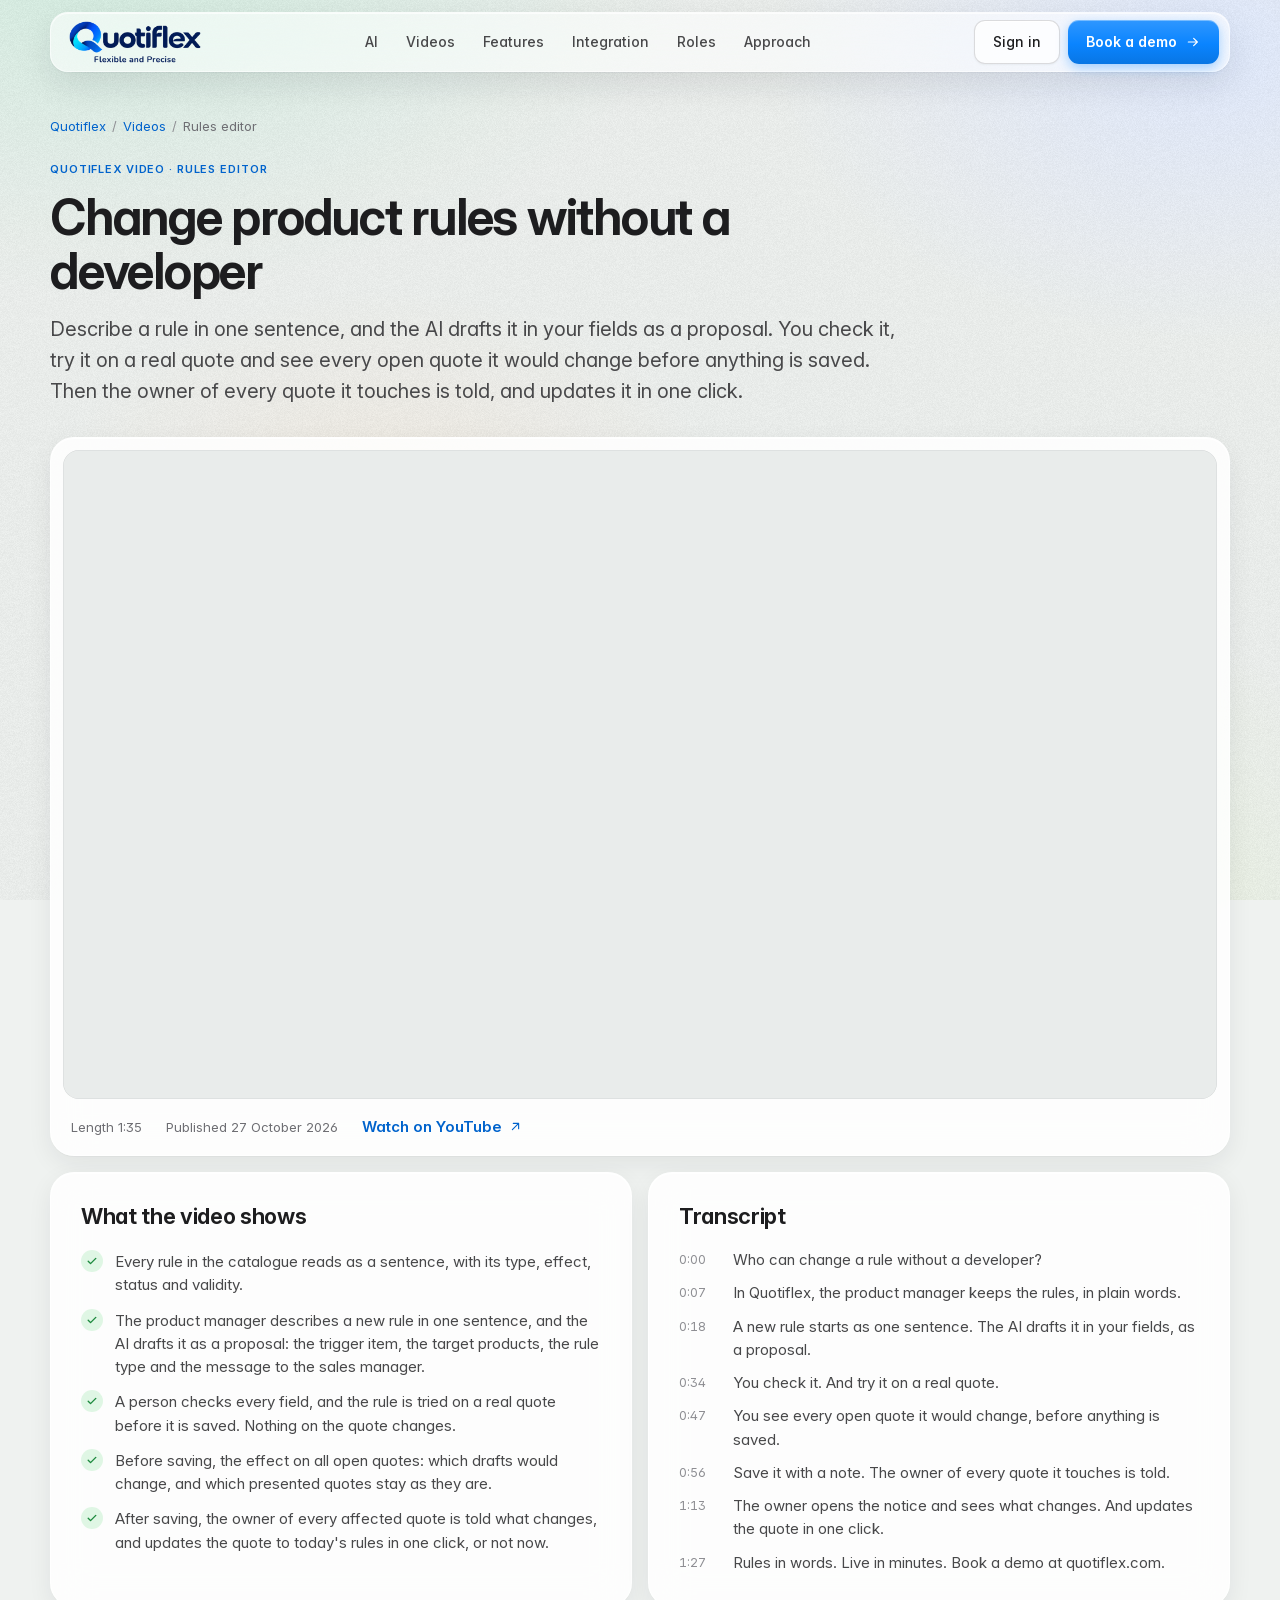
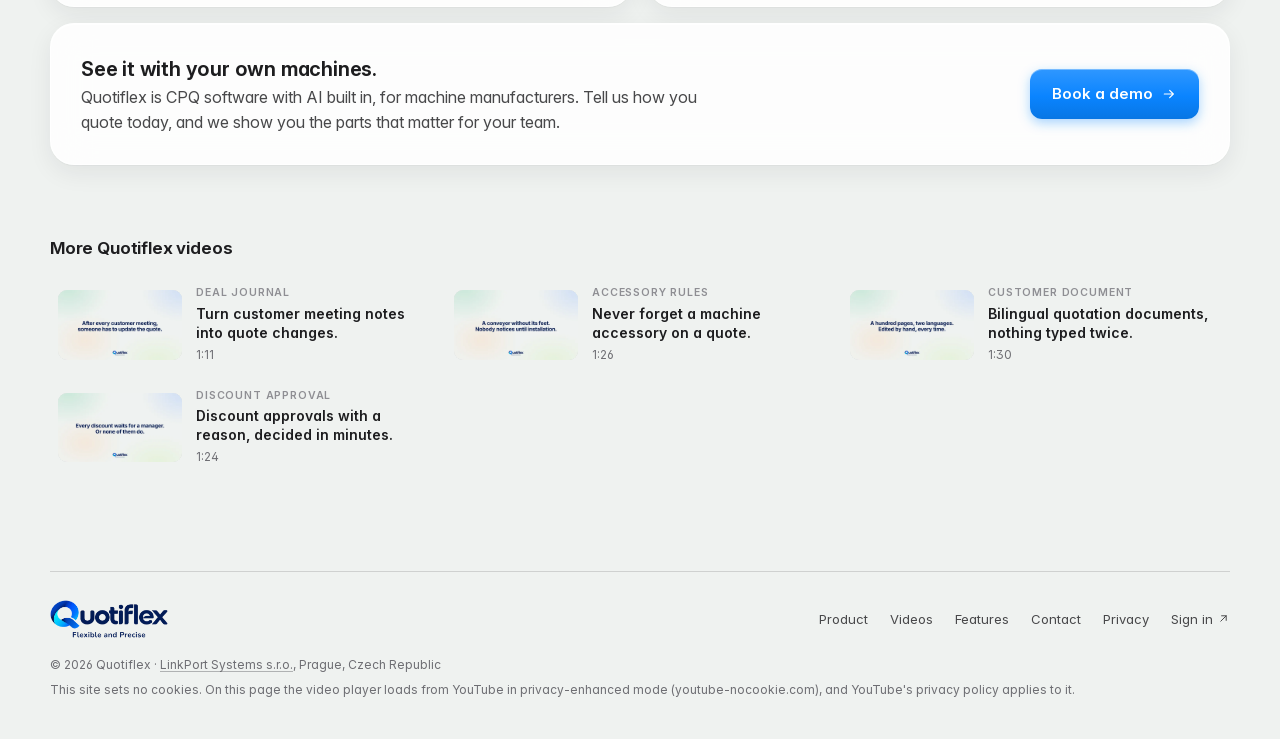
<file: site/videos/product-rules-without-a-developer.html>
<!doctype html>
<html lang="en">
<head>
<meta charset="utf-8">
<meta name="viewport" content="width=device-width, initial-scale=1">
<meta http-equiv="Content-Security-Policy" content="default-src 'none'; script-src 'self'; style-src 'self'; img-src 'self'; font-src 'self'; frame-src https://www.youtube-nocookie.com; base-uri 'none'; form-action 'none'">
<meta name="referrer" content="strict-origin-when-cross-origin">
<title>Change product rules without a developer · Quotiflex video</title>
<meta name="description" content="Video, 1:35. In Quotiflex CPQ a product manager writes a rule in one sentence, tries it on a real quote and sees every quote it changes before saving.">
<meta name="theme-color" content="#eff2f0">
<link rel="canonical" href="https://quotiflex.com/videos/product-rules-without-a-developer">
<meta property="og:type" content="video.other">
<meta property="og:site_name" content="Quotiflex">
<meta property="og:title" content="Change product rules without a developer · Quotiflex">
<meta property="og:description" content="Video, 1:35. In Quotiflex CPQ a product manager writes a rule in one sentence, tries it on a real quote and sees every quote it changes before saving.">
<meta property="og:url" content="https://quotiflex.com/videos/product-rules-without-a-developer">
<meta property="og:image" content="https://quotiflex.com/img/video-5-1280.jpg">
<meta property="og:image:width" content="1280">
<meta property="og:image:height" content="720">
<meta property="og:image:alt" content="Change product rules without a developer: a frame of the Quotiflex video">
<meta property="og:video" content="https://www.youtube.com/embed/KLOuoogjV6I">
<meta name="twitter:card" content="summary_large_image">
<link rel="icon" href="../favicon.svg" type="image/svg+xml">
<link rel="icon" href="../favicon.ico" sizes="32x32">
<link rel="apple-touch-icon" href="../img/apple-touch-icon.png">
<link rel="stylesheet" href="../styles.css?v=63fcddd5">
<script src="../script.js?v=974e497d"></script>
<script src="../fx.js?v=7651b942"></script>
<script type="application/ld+json">
{"@context":"https://schema.org","@graph":[{"@type":"VideoObject","@id":"https://quotiflex.com/videos/product-rules-without-a-developer#video","name":"Change Product Rules Without a Developer | Quotiflex Rules Editor","description":"Who can change a rule without a developer? In Quotiflex, the product manager can. Compatibility, pricing and dependency rules are written in the words of your catalogue, tried on a real quote before saving, and every affected quote owner is told what changes.","thumbnailUrl":["https://quotiflex.com/img/video-5-1280.jpg"],"uploadDate":"2026-10-27T08:14:56-07:00","duration":"PT1M35S","embedUrl":"https://www.youtube.com/embed/KLOuoogjV6I","inLanguage":"en","isFamilyFriendly":true,"transcript":"Who can change a rule without a developer? In Quotiflex, the product manager keeps the rules, in plain words. A new rule starts as one sentence. The AI drafts it in your fields, as a proposal. You check it. And try it on a real quote. You see every open quote it would change, before anything is saved. Save it with a note. The owner of every quote it touches is told. The owner opens the notice and sees what changes. And updates the quote in one click. Rules in words. Live in minutes. Book a demo at quotiflex.com.","publisher":{"@id":"https://quotiflex.com/#organization"}},{"@type":"WebPage","@id":"https://quotiflex.com/videos/product-rules-without-a-developer","url":"https://quotiflex.com/videos/product-rules-without-a-developer","name":"Change product rules without a developer · Quotiflex video","description":"Video, 1:35. In Quotiflex CPQ a product manager writes a rule in one sentence, tries it on a real quote and sees every quote it changes before saving.","isPartOf":{"@id":"https://quotiflex.com/#website"},"primaryImageOfPage":{"@type":"ImageObject","url":"https://quotiflex.com/img/video-5-1280.jpg"},"video":{"@id":"https://quotiflex.com/videos/product-rules-without-a-developer#video"},"breadcrumb":{"@id":"https://quotiflex.com/videos/product-rules-without-a-developer#breadcrumb"},"inLanguage":"en"},{"@type":"BreadcrumbList","@id":"https://quotiflex.com/videos/product-rules-without-a-developer#breadcrumb","itemListElement":[{"@type":"ListItem","position":1,"name":"Quotiflex","item":"https://quotiflex.com/"},{"@type":"ListItem","position":2,"name":"Videos","item":"https://quotiflex.com/#videos"},{"@type":"ListItem","position":3,"name":"Change product rules without a developer"}]},{"@type":"WebSite","@id":"https://quotiflex.com/#website","url":"https://quotiflex.com/","name":"Quotiflex"},{"@type":"Organization","@id":"https://quotiflex.com/#organization","name":"Quotiflex","url":"https://quotiflex.com/","logo":{"@type":"ImageObject","url":"https://quotiflex.com/img/logo-mark.png","width":192,"height":192}}]}
</script>
</head>
<body>
<svg class="sprite" aria-hidden="true" focusable="false">
  <symbol id="i-play" viewBox="0 0 24 24"><path fill="currentColor" stroke="none" d="M8.5 5.6v12.8c0 .8.9 1.3 1.6.9l10-6.4c.6-.4.6-1.3 0-1.7l-10-6.4c-.7-.5-1.6 0-1.6.8Z"/></symbol>
  <symbol id="i-arrow" viewBox="0 0 24 24"><path d="M5 12h13M13 6.5 18.5 12 13 17.5"/></symbol>
  <symbol id="i-arrow-out" viewBox="0 0 24 24"><path d="M7 17 17 7M8.5 7H17v8.5"/></symbol>
  <symbol id="i-check" viewBox="0 0 24 24"><path d="m5.5 12.5 4 4 9-9"/></symbol>
  <symbol id="i-menu" viewBox="0 0 24 24"><path d="M4 7h16M4 12h16M4 17h16"/></symbol>
  <symbol id="i-close" viewBox="0 0 24 24"><path d="M6 6l12 12M18 6 6 18"/></symbol>
</svg>

<a class="skip" href="#main">Skip to content</a>
<div class="wallpaper" aria-hidden="true"></div>

<header class="topbar wrap">
  <div class="topbar-inner glass">
    <a class="brand" href="../" aria-label="Quotiflex, the home page">
      <picture>
        <source type="image/webp" srcset="../img/logo-450.webp 450w, ../img/logo-760.webp 760w" sizes="132px">
        <img src="../img/logo-450.png" width="225" height="73" alt="Quotiflex, Flexible and Precise">
      </picture>
    </a>
    <nav id="navigation" aria-label="Main navigation">
      <a href="../#ai">AI</a>
      <a href="../#videos">Videos</a>
      <a href="../#features">Features</a>
      <a href="../#integration">Integration</a>
      <a href="../#solutions">Roles</a>
      <a href="../#about">Approach</a>
    </nav>
    <div class="topbar-actions">
      <a class="btn btn-secondary" href="https://app.quotiflex.com/">Sign in</a>
      <a class="btn btn-primary" href="../#contact">Book a demo <svg class="ico" aria-hidden="true"><use href="#i-arrow"/></svg></a>
    </div>
    <button class="menu-toggle" type="button" aria-expanded="false" aria-controls="navigation">
      <svg class="ico" aria-hidden="true"><use href="#i-menu"/></svg><span class="visually-hidden">Open menu</span>
    </button>
  </div>
</header>

<main id="main">
  <article class="wrap" aria-labelledby="video-title">
    <nav class="crumbs" aria-label="Breadcrumb">
      <ol>
        <li><a href="../">Quotiflex</a></li>
        <li><a href="../#videos">Videos</a></li>
        <li aria-current="page">Rules editor</li>
      </ol>
    </nav>
    <header class="watch-head">
      <span class="kicker">Quotiflex video · Rules editor</span>
      <h1 id="video-title" class="title">Change product rules without a developer</h1>
      <p class="lead">Describe a rule in one sentence, and the AI drafts it in your fields as a proposal. You check it, try it on a real quote and see every open quote it would change before anything is saved. Then the owner of every quote it touches is told, and updates it in one click.</p>
    </header>

    <div class="watch-player glass-solid">
      <div class="video-frame">
        <iframe src="https://www.youtube-nocookie.com/embed/KLOuoogjV6I?rel=0&amp;playsinline=1" title="Change Product Rules Without a Developer | Quotiflex Rules Editor" allow="autoplay; encrypted-media; picture-in-picture; fullscreen" allowfullscreen referrerpolicy="strict-origin-when-cross-origin"></iframe>
      </div>
      <p class="watch-meta"><span>Length 1:35</span><span>Published 27 October 2026</span><a class="text-link" href="https://www.youtube.com/watch?v=KLOuoogjV6I">Watch on YouTube <svg class="ico" aria-hidden="true"><use href="#i-arrow-out"/></svg></a></p>
    </div>

    <div class="watch-body">
      <section class="watch-card glass-solid" aria-labelledby="shows-title">
        <h2 id="shows-title">What the video shows</h2>
        <ul class="check-list">
          <li><svg class="ico" aria-hidden="true"><use href="#i-check"/></svg><span>Every rule in the catalogue reads as a sentence, with its type, effect, status and validity.</span></li>
          <li><svg class="ico" aria-hidden="true"><use href="#i-check"/></svg><span>The product manager describes a new rule in one sentence, and the AI drafts it as a proposal: the trigger item, the target products, the rule type and the message to the sales manager.</span></li>
          <li><svg class="ico" aria-hidden="true"><use href="#i-check"/></svg><span>A person checks every field, and the rule is tried on a real quote before it is saved. Nothing on the quote changes.</span></li>
          <li><svg class="ico" aria-hidden="true"><use href="#i-check"/></svg><span>Before saving, the effect on all open quotes: which drafts would change, and which presented quotes stay as they are.</span></li>
          <li><svg class="ico" aria-hidden="true"><use href="#i-check"/></svg><span>After saving, the owner of every affected quote is told what changes, and updates the quote to today's rules in one click, or not now.</span></li>
        </ul>
      </section>
      <section class="watch-card glass-solid" aria-labelledby="transcript-title">
        <h2 id="transcript-title">Transcript</h2>
        <div class="transcript">
          <p><time datetime="PT0M0S">0:00</time><span>Who can change a rule without a developer?</span></p>
          <p><time datetime="PT0M7S">0:07</time><span>In Quotiflex, the product manager keeps the rules, in plain words.</span></p>
          <p><time datetime="PT0M18S">0:18</time><span>A new rule starts as one sentence. The AI drafts it in your fields, as a proposal.</span></p>
          <p><time datetime="PT0M34S">0:34</time><span>You check it. And try it on a real quote.</span></p>
          <p><time datetime="PT0M47S">0:47</time><span>You see every open quote it would change, before anything is saved.</span></p>
          <p><time datetime="PT0M56S">0:56</time><span>Save it with a note. The owner of every quote it touches is told.</span></p>
          <p><time datetime="PT1M13S">1:13</time><span>The owner opens the notice and sees what changes. And updates the quote in one click.</span></p>
          <p><time datetime="PT1M27S">1:27</time><span>Rules in words. Live in minutes. Book a demo at quotiflex.com.</span></p>
        </div>
      </section>
    </div>

    <div class="watch-cta glass-solid">
      <p><strong>See it with your own machines.</strong> Quotiflex is CPQ software with AI built in, for machine manufacturers. Tell us how you quote today, and we show you the parts that matter for your team.</p>
      <a class="btn btn-primary btn-lg" href="../#contact">Book a demo <svg class="ico" aria-hidden="true"><use href="#i-arrow"/></svg></a>
    </div>

    <section class="watch-more" aria-labelledby="more-title">
      <h2 id="more-title" class="card-title">More Quotiflex videos</h2>
      <ol class="video-list">
        <li><a class="video-item" href="meeting-notes-to-quote-changes">
          <span class="video-thumb"><img src="../img/video-1-640.webp" width="640" height="360" loading="lazy" decoding="async" alt=""></span>
          <span class="video-item-text"><span class="video-item-topic">Deal journal</span><span class="video-item-title">Turn customer meeting notes into quote changes.</span><span class="video-item-time">1:11</span></span>
        </a></li>
        <li><a class="video-item" href="machine-accessory-rules">
          <span class="video-thumb"><img src="../img/video-2-640.webp" width="640" height="360" loading="lazy" decoding="async" alt=""></span>
          <span class="video-item-text"><span class="video-item-topic">Accessory rules</span><span class="video-item-title">Never forget a machine accessory on a quote.</span><span class="video-item-time">1:26</span></span>
        </a></li>
        <li><a class="video-item" href="bilingual-quotation-documents">
          <span class="video-thumb"><img src="../img/video-3-640.webp" width="640" height="360" loading="lazy" decoding="async" alt=""></span>
          <span class="video-item-text"><span class="video-item-topic">Customer document</span><span class="video-item-title">Bilingual quotation documents, nothing typed twice.</span><span class="video-item-time">1:30</span></span>
        </a></li>
        <li><a class="video-item" href="discount-approval-workflow">
          <span class="video-thumb"><img src="../img/video-4-640.webp" width="640" height="360" loading="lazy" decoding="async" alt=""></span>
          <span class="video-item-text"><span class="video-item-topic">Discount approval</span><span class="video-item-title">Discount approvals with a reason, decided in minutes.</span><span class="video-item-time">1:24</span></span>
        </a></li>
      </ol>
    </section>
  </article>
</main>

<footer class="wrap">
  <div class="footer-top">
    <a class="brand" href="../" aria-label="Quotiflex, the home page">
      <picture>
        <source type="image/webp" srcset="../img/logo-450.webp 450w, ../img/logo-760.webp 760w" sizes="118px">
        <img src="../img/logo-450.png" width="180" height="58" alt="Quotiflex, Flexible and Precise" loading="lazy">
      </picture>
    </a>
    <nav aria-label="Footer">
      <a href="../#product">Product</a>
      <a href="../#videos">Videos</a>
      <a href="../#features">Features</a>
      <a href="../#contact">Contact</a>
      <a href="../#privacy">Privacy</a>
      <a href="https://app.quotiflex.com/">Sign in <svg class="ico" aria-hidden="true"><use href="#i-arrow-out"/></svg></a>
    </nav>
  </div>
  <div class="footer-legal">
    <p>© 2026 Quotiflex · <a class="company-link" href="https://linkport.cz/">LinkPort Systems s.r.o.</a>, Prague, Czech Republic</p>
    <p>This site sets no cookies. On this page the video player loads from YouTube in privacy-enhanced mode (youtube-nocookie.com), and YouTube's privacy policy applies to it.</p>
  </div>
</footer>
</body>
</html>
</file>
<file: site/styles.css>
/* Quotiflex website, in the design of the Quotiflex application (app.quotiflex.com):
   the same tokens, wallpaper, glass, type, buttons, pills, inputs and motion as
   frontend/src/index.css of the application, scaled up where a web page needs it. */

@font-face {
  font-family: "Inter";
  font-style: normal;
  font-weight: 100 900;
  font-display: swap;
  src: url("fonts/InterVariable-latin.woff2") format("woff2");
}

/* ---------- Tokens of the application ---------- */
:root {
  --ink: 29 29 31;          /* #1D1D1F */
  --ink-soft: 72 72 74;     /* #48484A */
  --ink-muted: 110 110 115; /* #6E6E73 */
  --ink-tertiary: 142 142 147;
  --blue: 10 132 255;       /* #0A84FF */
  --blue-deep: 0 99 204;    /* #0063CC */
  --green: 52 199 89;
  --orange: 255 149 0;
  --hair: 60 60 67;
  --fill: 118 118 128;
  --r-xl: 24px;
  --r-lg: 18px;
  --r-md: 12px;
  --sh-glass: inset 0 1px 0 rgba(255, 255, 255, .65), 0 1px 1px rgba(22, 32, 43, .04), 0 12px 32px rgba(22, 32, 43, .1);
  --sh-card: inset 0 1px 0 rgba(255, 255, 255, .8), 0 1px 1px rgba(22, 32, 43, .03), 0 8px 24px rgba(22, 32, 43, .07);
  --sh-shot: 0 1px 1px rgba(22, 32, 43, .05), 0 30px 80px -20px rgba(22, 32, 43, .28), 0 12px 32px rgba(22, 32, 43, .08);
  --wp-base: #eff2f0;
  --wp-1: #d3f0e1;
  --wp-2: #e2ecff;
  --wp-3: #e8f5d6;
  --wp-4: #f3ece0;
  --spring: cubic-bezier(.34, 1.18, .64, 1);
  --spring-soft: cubic-bezier(.3, 1.08, .5, 1);
  --settle: cubic-bezier(.22, 1, .36, 1);
  --ease: cubic-bezier(.32, .72, .33, 1);
  --wrap: 1180px;
  --gutter: 48px;
  color-scheme: light;
}

* { box-sizing: border-box; }
html {
  scroll-behavior: smooth;
  scroll-padding-top: 96px;
  -webkit-text-size-adjust: 100%;
  text-size-adjust: 100%;
  -webkit-font-smoothing: antialiased;
  -moz-osx-font-smoothing: grayscale;
  font-feature-settings: "cv11", "ss01";
}
body {
  margin: 0;
  color: rgb(var(--ink));
  font-family: -apple-system, BlinkMacSystemFont, "SF Pro Display", "SF Pro Text", "Segoe UI Variable Display", "Segoe UI", Inter, Roboto, sans-serif;
  font-size: 16px;
  line-height: 1.55;
  background: var(--wp-base);
  overflow-x: hidden;
}
main { overflow-x: clip; }
::selection { background: rgb(var(--blue) / .2); }
a { color: inherit; text-decoration: none; }
button, input, textarea { font: inherit; color: inherit; }
button, a, input, textarea, summary { -webkit-tap-highlight-color: transparent; }
h1, h2, h3, p { margin: 0; }
img { display: block; max-width: 100%; height: auto; }
picture { display: contents; }
*:focus-visible { outline: none; box-shadow: 0 0 0 3.5px rgb(var(--blue) / .3); border-radius: 8px; }

.sprite { position: absolute; width: 0; height: 0; overflow: hidden; }
.ico { width: 1em; height: 1em; flex: none; fill: none; stroke: currentColor; stroke-width: 1.8; stroke-linecap: round; stroke-linejoin: round; }
.ico .solid { fill: currentColor; stroke: none; }
.visually-hidden { position: absolute !important; width: 1px; height: 1px; padding: 0; margin: -1px; overflow: hidden; clip: rect(0 0 0 0); white-space: nowrap; border: 0; }
.skip { position: fixed; top: -100px; left: 20px; z-index: 100; padding: 10px 16px; border-radius: 12px; background: #fff; box-shadow: var(--sh-card); font-weight: 600; }
.skip:focus { top: 12px; }
.wrap { width: min(var(--wrap), calc(100% - var(--gutter) * 2)); margin-inline: auto; }

/* ---------- Wallpaper: four soft radial spots and a whisper of grain (as in the app) ---------- */
.wallpaper {
  position: fixed; inset: 0; z-index: -1; pointer-events: none;
  background:
    radial-gradient(1100px 700px at 8% -10%, var(--wp-1) 0%, transparent 55%),
    radial-gradient(900px 600px at 95% 5%, var(--wp-2) 0%, transparent 50%),
    radial-gradient(1000px 800px at 70% 110%, var(--wp-3) 0%, transparent 55%),
    radial-gradient(700px 500px at 30% 60%, var(--wp-4) 0%, transparent 50%),
    var(--wp-base);
}
.wallpaper::after { content: ""; position: absolute; inset: 0; opacity: .05; background: url("img/grain.png") repeat; background-size: 128px 128px; }

/* ---------- Depth: glass chrome and content cards (as in the app) ---------- */
.glass, .glass-solid {
  position: relative; isolation: isolate;
  --x: 50%; --y: 0%;
  border-radius: var(--r-lg);
  transition: transform 200ms var(--ease), box-shadow 200ms var(--ease), background-color 300ms ease;
}
.glass {
  background: rgba(255, 255, 255, .6);
  -webkit-backdrop-filter: blur(28px) saturate(180%);
  backdrop-filter: blur(28px) saturate(180%);
  border: 1px solid rgba(255, 255, 255, .55);
  box-shadow: var(--sh-glass);
}
.glass-solid {
  background: rgba(255, 255, 255, .86);
  -webkit-backdrop-filter: blur(20px) saturate(160%);
  backdrop-filter: blur(20px) saturate(160%);
  border: 1px solid rgba(255, 255, 255, .7);
  box-shadow: var(--sh-card);
}
.glass::after, .glass-solid::after {
  content: ""; position: absolute; inset: 0; z-index: -1; border-radius: inherit; pointer-events: none;
  background: radial-gradient(420px circle at var(--x) var(--y), rgba(255, 255, 255, .5) 0%, rgba(255, 255, 255, .14) 28%, rgba(255, 255, 255, 0) 60%);
  opacity: 0; transition: opacity 400ms ease;
}
.glass:hover::after, .glass-solid:hover::after { opacity: 1; }
@supports not (backdrop-filter: blur(1px)) { .glass, .glass-solid { background: rgba(255, 255, 255, .94); } }
.card-flat { border-radius: 14px; background: rgba(255, 255, 255, .5); box-shadow: inset 0 0 0 .5px rgb(var(--hair) / .1); }

/* ---------- Type (the app's scale, enlarged for a page) ---------- */
.kicker { font-size: 11px; line-height: 14px; font-weight: 600; letter-spacing: .08em; text-transform: uppercase; color: rgb(var(--ink-tertiary)); }
.display { font-size: clamp(42px, 6vw, 76px); line-height: 1.04; font-weight: 650; letter-spacing: -.03em; }
.display .soft, .title .soft { color: rgb(var(--ink-tertiary)); }
.title { font-size: clamp(32px, 4vw, 50px); line-height: 1.08; font-weight: 650; letter-spacing: -.025em; }
.card-title { font-size: 17px; line-height: 1.3; font-weight: 650; letter-spacing: -.01em; }
.lead { font-size: clamp(17px, 1.6vw, 20px); line-height: 1.55; color: rgb(var(--ink-soft)); }
.muted { color: rgb(var(--ink-muted)); }
.num { font-variant-numeric: tabular-nums; white-space: nowrap; }

/* ---------- Buttons (radius 11; the app's gradient, specular and press) ---------- */
.btn {
  position: relative; isolation: isolate; overflow: hidden;
  display: inline-flex; align-items: center; justify-content: center; gap: 8px;
  padding: 10px 18px; border: 0; border-radius: 11px;
  font-size: 14px; font-weight: 600; white-space: nowrap; cursor: pointer; user-select: none;
  --x: 50%; --y: 50%;
  transform: translateZ(0);
  transition: transform 360ms var(--spring), box-shadow 220ms var(--ease), background-color 200ms ease, color 200ms ease;
}
.btn::after {
  content: ""; position: absolute; inset: 0; z-index: -1; border-radius: inherit; pointer-events: none;
  background: radial-gradient(140px circle at var(--x) var(--y), rgba(255, 255, 255, .45) 0%, rgba(255, 255, 255, .1) 40%, rgba(255, 255, 255, 0) 70%);
  opacity: 0; transition: opacity 300ms ease;
}
.btn:hover::after { opacity: 1; }
.btn:hover { transform: translateY(-1px); }
.btn:active { transform: scale(.985, .975); transition-duration: 90ms; }
.btn:disabled { opacity: .5; cursor: not-allowed; transform: none; }
.btn .ico { font-size: 16px; }
.btn-primary {
  color: #fff;
  background: linear-gradient(180deg, #2f97ff, #0a84ff 55%, #0876e4);
  box-shadow: inset 0 1px 0 rgba(255, 255, 255, .35), 0 4px 12px rgba(10, 132, 255, .35);
}
.btn-primary:hover { box-shadow: inset 0 1px 0 rgba(255, 255, 255, .35), 0 7px 16px rgba(10, 132, 255, .42); }
.btn-secondary {
  color: rgb(var(--ink)); font-weight: 500;
  background: rgba(255, 255, 255, .75);
  border: 1px solid rgb(var(--hair) / .18);
  box-shadow: inset 0 1px 0 rgba(255, 255, 255, .9), 0 1px 2px rgba(22, 32, 43, .05);
}
.btn-secondary:hover { background: rgba(255, 255, 255, .95); box-shadow: inset 0 1px 0 #fff, 0 6px 16px -8px rgba(22, 32, 43, .25); }
.btn-lg { padding: 13px 22px; font-size: 15px; border-radius: 12px; }
.text-link { display: inline-flex; align-items: center; gap: 6px; font-size: 15px; font-weight: 600; color: rgb(var(--blue-deep)); }
.text-link:hover { color: rgb(var(--blue)); }
.text-link .ico { font-size: 15px; transition: transform 300ms var(--spring); }
.text-link:hover .ico { transform: translateX(2px); }

/* ---------- Pills and chips (status colour at 13-15 %, no borders) ---------- */
.pill { display: inline-flex; align-items: center; gap: 5px; padding: 4px 11px; border-radius: 999px; font-size: 12px; font-weight: 600; line-height: 1.2; white-space: nowrap; }
.pill-ready { background: rgb(var(--blue) / .13); color: rgb(var(--blue-deep)); }
.pill-good { background: rgb(var(--green) / .15); color: #1d8a3e; }
.chip { display: inline-flex; align-items: center; gap: 6px; padding: 6px 14px; border-radius: 999px; font-size: 13px; font-weight: 500; background: rgb(var(--fill) / .12); color: rgb(var(--ink-soft)); }

/* ---------- Header: the app's floating glass top bar ---------- */
.topbar { position: sticky; top: 12px; z-index: 30; margin-top: 12px; }
.topbar-inner {
  display: flex; align-items: center; gap: 18px; height: 60px; padding: 0 10px 0 18px;
  border-radius: var(--r-lg);
}
.brand { display: flex; align-items: center; flex: none; }
.brand img { width: 132px; height: auto; }
.topbar nav { display: flex; gap: 2px; margin: 0 auto; }
.topbar nav a { padding: 7px 13px; border-radius: 10px; font-size: 14px; font-weight: 500; color: rgb(var(--ink-soft)); transition: background-color 200ms ease, color 200ms ease; }
.topbar nav a:hover { background: rgb(var(--blue) / .1); color: rgb(var(--blue-deep)); }
.topbar-actions { display: flex; gap: 8px; flex: none; }
.menu-toggle { display: none; width: 40px; height: 40px; margin-left: auto; border: 0; border-radius: 11px; background: rgb(var(--fill) / .12); cursor: pointer; place-items: center; font-size: 20px; }

/* ---------- Hero ---------- */
.hero { padding: 92px 0 0; text-align: center; }
.hero .kicker { margin-bottom: 22px; }
.hero .display { max-width: 900px; margin: 0 auto; }
.hero-title .kicker, .hero-title .display { display: block; }
.hero .lead { max-width: 640px; margin: 26px auto 0; }
.actions { display: flex; flex-wrap: wrap; justify-content: center; gap: 12px; margin-top: 36px; }
.hero-meta { display: flex; flex-wrap: wrap; justify-content: center; align-items: center; gap: 10px 18px; margin-top: 22px; font-size: 13px; color: rgb(var(--ink-muted)); }
.video-link { display: inline-flex; align-items: center; gap: 9px; font-weight: 600; color: rgb(var(--blue-deep)); }
.video-link:hover { color: rgb(var(--blue)); }
.play-dot { display: inline-grid; place-items: center; width: 26px; height: 26px; border-radius: 50%; color: #fff; background: linear-gradient(180deg, #2f97ff, #0a84ff 55%, #0876e4); box-shadow: inset 0 1px 0 rgba(255, 255, 255, .35), 0 4px 10px rgba(10, 132, 255, .32); }
.play-dot .ico { width: 12px; height: 12px; margin-left: 2px; }
.video-link-time { color: rgb(var(--ink-muted)); font-weight: 500; }

.proof { display: flex; flex-wrap: wrap; justify-content: center; gap: 8px; list-style: none; margin: 26px 0 0; padding: 0; }
.proof .chip, .principles .chip { background: rgba(255, 255, 255, .6); box-shadow: inset 0 0 0 .5px rgb(var(--hair) / .14); }
.chip .ico { font-size: 15px; color: rgb(var(--blue-deep)); }
.btn .play-dot { width: 22px; height: 22px; box-shadow: none; }
.btn .play-dot .ico { width: 10px; height: 10px; font-size: 10px; }

/* The real application, one screen of it, in a glass frame; it fades into the next section. */
.shot { position: relative; margin: 64px auto 0; width: min(1240px, calc(100% - var(--gutter) * 2)); }
.shot-frame { padding: 10px; border-radius: 26px; }
.shot-frame img { width: 100%; border-radius: 17px; box-shadow: inset 0 0 0 .5px rgb(var(--hair) / .12); }
.hero .shot-frame { box-shadow: var(--sh-shot); }
.hero .shot { -webkit-mask-image: linear-gradient(180deg, #000 72%, transparent 100%); mask-image: linear-gradient(180deg, #000 72%, transparent 100%); }
.shot-note { margin-top: 6px; font-size: 12px; color: rgb(var(--ink-muted)); text-align: center; }

/* ---------- Benefits ---------- */
.benefits { display: grid; grid-template-columns: repeat(4, minmax(0, 1fr)); gap: 14px; margin-top: 8px; }
.benefit { padding: 22px 22px 24px; }
.benefit .icon { display: grid; place-items: center; width: 34px; height: 34px; margin-bottom: 18px; border-radius: 10px; font-size: 18px; color: rgb(var(--blue-deep)); background: rgb(var(--blue) / .12); }
.benefit p { margin-top: 6px; font-size: 14px; line-height: 1.5; color: rgb(var(--ink-muted)); }

/* ---------- Sections ---------- */
.section { padding-top: 132px; }
.section-heading { max-width: 760px; margin: 0 auto 48px; text-align: center; }
.section-heading .kicker { margin-bottom: 16px; }
.section-heading .lead { margin-top: 18px; }
.check-list { list-style: none; margin: 26px 0 30px; padding: 0; display: grid; gap: 12px; }
.check-list li { display: flex; align-items: center; gap: 12px; font-size: 15px; color: rgb(var(--ink-soft)); }
.check-list .ico { flex: none; width: 22px; height: 22px; padding: 4px; border-radius: 50%; stroke-width: 2.4; color: #1d8a3e; background: rgb(var(--green) / .15); }

/* AI built in: six things the AI does, and how it stays under control */
.ai-panel { padding: 12px; border-radius: var(--r-xl); }
.ai-grid { display: grid; grid-template-columns: repeat(3, minmax(0, 1fr)); gap: 6px; }
.ai-item { padding: 22px 22px 24px; border-radius: 16px; transition: background-color 200ms ease; }
.ai-item:hover { background: rgb(var(--fill) / .06); }
.ai-item .icon { display: grid; place-items: center; width: 34px; height: 34px; margin-bottom: 16px; border-radius: 10px; font-size: 18px; color: #6d3fd1; background: rgb(191 90 242 / .13); }
.ai-item h3 { font-size: 17px; line-height: 1.3; font-weight: 650; letter-spacing: -.01em; }
.ai-item p { margin-top: 8px; font-size: 14.5px; line-height: 1.55; color: rgb(var(--ink-muted)); }
.ai-control { display: flex; align-items: center; gap: 22px; margin: 6px 0 0; padding: 20px 22px; border-radius: 16px; background: rgb(var(--blue) / .06); }
.ai-control .pill { flex: none; }
.ai-control .pill .ico { font-size: 13px; }
.ai-control p { font-size: 14.5px; color: rgb(var(--ink-soft)); }

/* Integration: the groups of widely used systems Quotiflex connects to, on the base built into it. */
.connect { padding: 12px; border-radius: var(--r-xl); }
.connect-grid { display: grid; grid-template-columns: repeat(3, minmax(0, 1fr)); gap: 6px; }
.connect-group { padding: 22px 22px 24px; border-radius: 16px; transition: background-color 200ms ease; }
.connect-group:hover { background: rgb(var(--fill) / .06); }
.connect-group .icon { display: grid; place-items: center; width: 34px; height: 34px; margin-bottom: 14px; border-radius: 10px; font-size: 18px; color: rgb(var(--blue-deep)); background: rgb(var(--blue) / .12); }
.connect-group h3 { font-size: 17px; line-height: 1.3; font-weight: 650; letter-spacing: -.01em; }
.names { display: flex; flex-wrap: wrap; gap: 6px; margin: 12px 0 0; padding: 0; list-style: none; }
.names li { padding: 4px 10px; border-radius: 999px; font-size: 13px; line-height: 1.4; color: rgb(var(--ink-soft)); background: rgb(var(--fill) / .08); box-shadow: inset 0 0 0 .5px rgb(var(--hair) / .1); }
.connect-points { display: grid; grid-template-columns: repeat(3, minmax(0, 1fr)); gap: 18px; margin: 6px 0 0; padding: 22px 22px 6px; list-style: none; border-top: .5px solid rgb(var(--hair) / .18); }
.connect-note { margin: 12px 0 0; padding: 0 22px 12px; font-size: 12px; line-height: 1.5; color: rgb(var(--ink-muted)); }
.connect-points li { display: flex; align-items: flex-start; gap: 12px; font-size: 14.5px; line-height: 1.5; color: rgb(var(--ink-muted)); }
.connect-points strong { font-weight: 650; color: rgb(var(--ink)); }
.connect-points .icon { display: grid; flex: none; place-items: center; width: 30px; height: 30px; border-radius: 9px; font-size: 16px; color: rgb(var(--blue-deep)); background: rgb(var(--blue) / .1); }

/* Videos: one large player, the text of the chosen video, the list of all videos */
.video-library { max-width: 1208px; margin: 0 auto; padding: 14px 14px 22px; border-radius: var(--r-xl); }
.video-anchor { position: absolute; top: 0; left: 0; width: 1px; height: 1px; pointer-events: none; }
.video-poster, .video-frame { position: relative; display: block; aspect-ratio: 16 / 9; overflow: hidden; border-radius: 16px; background: #e9eceb; box-shadow: inset 0 0 0 .5px rgb(var(--hair) / .12); }
.video-poster img { width: 100%; height: 100%; object-fit: cover; transition: transform .5s var(--settle); }
.video-poster:hover img { transform: scale(1.015); }
.video-frame iframe { position: absolute; inset: 0; width: 100%; height: 100%; border: 0; }
.video-play {
  position: absolute; left: 18px; bottom: 18px;
  display: inline-flex; align-items: center; gap: 10px; padding: 6px 15px 6px 6px; border-radius: 999px;
  font-size: 14px; font-weight: 600; color: rgb(var(--ink));
  background: rgba(255, 255, 255, .78); -webkit-backdrop-filter: blur(20px) saturate(180%); backdrop-filter: blur(20px) saturate(180%);
  box-shadow: inset 0 1px 0 rgba(255, 255, 255, .8), 0 8px 24px rgba(22, 32, 43, .16);
  transition: transform 360ms var(--spring), box-shadow 220ms var(--ease);
}
.video-play .play-dot { width: 38px; height: 38px; }
.video-play .play-dot .ico { width: 16px; height: 16px; margin-left: 3px; }
.video-poster:hover .video-play, .video-poster:focus-visible .video-play { transform: translateY(-2px); box-shadow: inset 0 1px 0 rgba(255, 255, 255, .8), 0 14px 30px rgba(22, 32, 43, .2); }
.video-time { color: rgb(var(--ink-muted)); font-weight: 500; }
.video-caption { display: grid; grid-template-columns: minmax(0, 1fr) minmax(0, 1.35fr); gap: 8px 48px; padding: 26px 18px 0; }
.video-caption .kicker { display: block; margin-bottom: 10px; color: rgb(var(--blue-deep)); }
.video-caption h3 { font-size: 24px; line-height: 1.22; font-weight: 650; letter-spacing: -.02em; }
.video-caption p { margin-bottom: 14px; font-size: 15px; color: rgb(var(--ink-muted)); }
.video-links { display: flex; flex-wrap: wrap; gap: 8px 24px; }
.video-list { list-style: none; display: grid; grid-template-columns: repeat(3, minmax(0, 1fr)); gap: 8px; margin: 24px 4px 0; padding: 20px 0 0; border-top: .5px solid rgb(var(--hair) / .18); }
.video-item { display: grid; grid-template-columns: 124px minmax(0, 1fr); gap: 14px; align-items: center; height: 100%; padding: 8px; border-radius: 14px; transition: background-color 200ms ease, box-shadow 200ms ease; }
.video-item:hover { background: rgb(var(--fill) / .08); }
.video-item[aria-current="true"] { background: rgb(var(--blue) / .1); }
.video-thumb { display: block; aspect-ratio: 16 / 9; overflow: hidden; border-radius: 9px; background: #e9eceb; box-shadow: inset 0 0 0 .5px rgb(var(--hair) / .12); }
.video-thumb img { width: 100%; height: 100%; object-fit: cover; }
.video-item-topic { display: block; font-size: 10.5px; font-weight: 600; letter-spacing: .08em; text-transform: uppercase; color: rgb(var(--ink-tertiary)); }
.video-item[aria-current="true"] .video-item-topic { color: rgb(var(--blue-deep)); }
.video-item-title { display: block; margin: 3px 0; font-size: 14px; font-weight: 600; line-height: 1.35; }
.video-item-time { display: block; font-size: 12px; color: rgb(var(--ink-muted)); }
.video-note { margin: 14px 12px 0; font-size: 12px; color: rgb(var(--ink-muted)); }
.video-pages { margin: 18px 12px 0; font-size: 13.5px; color: rgb(var(--ink-muted)); }
.video-pages a { font-weight: 600; color: rgb(var(--blue-deep)); }
.video-pages a:hover { color: rgb(var(--blue)); }

/* ---------- Video pages (videos/*.html): one video, its text and the other videos ---------- */
.crumbs { margin-top: 44px; font-size: 13px; color: rgb(var(--ink-muted)); }
.crumbs ol { display: flex; flex-wrap: wrap; gap: 6px; margin: 0; padding: 0; list-style: none; }
.crumbs li + li::before { content: "/"; margin-right: 6px; color: rgb(var(--ink-tertiary)); }
.crumbs a { color: rgb(var(--blue-deep)); }
.crumbs a:hover { color: rgb(var(--blue)); }
.watch-head { max-width: 860px; margin: 26px 0 30px; }
.watch-head .kicker { display: block; margin-bottom: 14px; color: rgb(var(--blue-deep)); }
.watch-head .lead { margin-top: 16px; }
.watch-player { padding: 12px; border-radius: var(--r-xl); }
.watch-meta { display: flex; flex-wrap: wrap; align-items: center; gap: 10px 24px; padding: 16px 8px 4px; font-size: 13px; color: rgb(var(--ink-muted)); }
.watch-body { display: grid; grid-template-columns: minmax(0, 1fr) minmax(0, 1fr); gap: 16px; margin-top: 16px; }
.watch-card { padding: 30px 30px 32px; border-radius: var(--r-xl); }
.watch-card h2 { font-size: 22px; line-height: 1.25; font-weight: 650; letter-spacing: -.015em; }
.watch-card .check-list { margin: 20px 0 0; }
.watch-card .check-list li { align-items: flex-start; }
.transcript { display: grid; gap: 10px; margin-top: 18px; font-size: 15px; color: rgb(var(--ink-soft)); }
.transcript p { display: grid; grid-template-columns: 44px minmax(0, 1fr); gap: 10px; }
.transcript time { font-size: 12.5px; line-height: 23px; color: rgb(var(--ink-tertiary)); font-variant-numeric: tabular-nums; }
.watch-cta { display: flex; flex-wrap: wrap; align-items: center; justify-content: space-between; gap: 18px 32px; margin-top: 16px; padding: 30px; border-radius: var(--r-xl); }
.watch-cta p { max-width: 620px; color: rgb(var(--ink-soft)); }
.watch-cta strong { display: block; font-size: 20px; font-weight: 650; letter-spacing: -.01em; color: rgb(var(--ink)); }
.watch-more { margin-top: 72px; }
.watch-more h2 { margin-bottom: 18px; }
.watch-more .video-list { margin: 0; padding: 0; border-top: 0; }
@media (max-width: 860px) {
  .watch-body { grid-template-columns: 1fr; }
}
@media (max-width: 560px) {
  .watch-player { padding: 6px; }
  .watch-card, .watch-cta { padding: 22px 18px; }
}

/* Product: words on one side, the team on the other */
.split { display: grid; grid-template-columns: minmax(0, 1fr) minmax(0, 1fr); gap: 72px; align-items: center; }
.split .kicker { margin-bottom: 16px; }
.split .lead { margin-top: 20px; }
.collaboration { padding: 10px; border-radius: var(--r-xl); }
.collaboration img { width: 100%; height: auto; aspect-ratio: 1200 / 687; object-fit: cover; border-radius: 16px; }
.team-caption { display: flex; align-items: center; gap: 14px; padding: 16px 12px 8px; }
.team-caption .icon { display: grid; place-items: center; width: 34px; height: 34px; flex: none; border-radius: 10px; font-size: 18px; color: rgb(var(--blue-deep)); background: rgb(var(--blue) / .12); }
.team-caption strong { display: block; font-size: 15px; font-weight: 650; }
.team-caption p { font-size: 13px; color: rgb(var(--ink-muted)); }

/* Features: each with a real piece of the application, large enough to read */
.feature-rows { display: grid; gap: 16px; }
.feature-row { display: grid; grid-template-columns: minmax(0, .78fr) minmax(0, 1.22fr); gap: 48px; align-items: center; padding: 22px 22px 22px 44px; border-radius: var(--r-xl); }
.feature-row:nth-child(even) { grid-template-columns: minmax(0, 1.22fr) minmax(0, .78fr); padding: 22px 44px 22px 22px; }
.feature-row:nth-child(even) .feature-text { order: 2; }
.feature-text .kicker { display: block; margin-bottom: 14px; color: rgb(var(--blue-deep)); }
.feature-text h3 { font-size: clamp(24px, 2.4vw, 30px); line-height: 1.18; font-weight: 650; letter-spacing: -.02em; }
.feature-text p { margin-top: 12px; font-size: 16px; color: rgb(var(--ink-muted)); }
.feature-shot { margin: 0; padding: 8px; border-radius: 18px; background: rgb(var(--fill) / .08); box-shadow: inset 0 0 0 .5px rgb(var(--hair) / .1); }
.feature-shot img { width: 100%; border-radius: 12px; box-shadow: 0 1px 2px rgba(22, 32, 43, .06), 0 10px 30px -12px rgba(22, 32, 43, .18), inset 0 0 0 .5px rgb(var(--hair) / .12); }

/* Roles: the app's segmented control */
.seg { position: relative; display: flex; width: max-content; margin: 0 auto 22px; padding: 3px; border-radius: 11px; background: rgb(var(--fill) / .12); }
.seg button { position: relative; z-index: 1; padding: 8px 22px; border: 0; border-radius: 8px; background: transparent; font-size: 14px; font-weight: 500; color: rgb(var(--ink-soft)); cursor: pointer; transition: color 200ms ease; }
.seg button[aria-selected="true"] { color: rgb(var(--ink)); font-weight: 600; }
.seg-thumb { position: absolute; top: 3px; bottom: 3px; z-index: 0; border-radius: 8px; background: #fff; box-shadow: 0 1px 3px rgba(22, 32, 43, .16), 0 0 0 .5px rgba(60, 60, 67, .06); pointer-events: none; transition: left 440ms var(--spring-soft), width 300ms ease; }
html:not(.js) .seg button[aria-selected="true"], .seg.no-thumb button[aria-selected="true"] { background: #fff; box-shadow: 0 1px 3px rgba(22, 32, 43, .16); }
.role-panel { display: grid; grid-template-columns: minmax(0, 1.2fr) minmax(0, 1fr); gap: 48px; align-items: center; max-width: 980px; margin: 0 auto; padding: 40px 44px; border-radius: var(--r-xl); }
.role-panel .kicker { margin-bottom: 14px; }
.role-panel h3 { font-size: 26px; line-height: 1.2; font-weight: 650; letter-spacing: -.02em; }
.role-panel p:not(.kicker) { margin-top: 12px; font-size: 15px; color: rgb(var(--ink-muted)); }
.role-panel .text-link { margin-top: 18px; }
.role-panel .check-list { margin: 0; }

/* Approach */
.about { max-width: 820px; text-align: center; }
.about .kicker { margin-bottom: 16px; }
.about .lead { margin-top: 22px; }
.principles { display: flex; flex-wrap: wrap; justify-content: center; gap: 10px; list-style: none; margin: 30px 0 0; padding: 0; }

/* Questions: hairline rows, as in the app's lists */
.faq { display: grid; grid-template-columns: minmax(0, .8fr) minmax(0, 1.2fr); gap: 72px; }
.faq .kicker { margin-bottom: 16px; }
.faq-list { border-radius: var(--r-lg); padding: 6px 22px; }
.faq details { border-bottom: .5px solid rgb(var(--hair) / .18); }
.faq details:last-child { border-bottom: 0; }
.faq summary { display: flex; align-items: center; justify-content: space-between; gap: 20px; padding: 18px 0; font-size: 16px; font-weight: 600; cursor: pointer; list-style: none; }
.faq summary::-webkit-details-marker { display: none; }
.faq summary .plus { flex: none; display: grid; place-items: center; width: 24px; height: 24px; border-radius: 50%; background: rgb(var(--fill) / .12); color: rgb(var(--ink-soft)); transition: transform 360ms var(--spring); }
.faq details[open] summary .plus { transform: rotate(45deg); }
.faq details p { padding: 0 40px 18px 0; font-size: 15px; color: rgb(var(--ink-muted)); }

/* Contact and the demo form: the app's sign-in card and inputs */
.contact { display: grid; grid-template-columns: minmax(0, .9fr) minmax(0, 1.1fr); gap: 64px; padding: 52px; border-radius: var(--r-xl); }
.contact .kicker { margin-bottom: 16px; }
.contact .title { font-size: clamp(32px, 3.6vw, 46px); }
.contact > div > p:not(.kicker) { margin-top: 20px; font-size: 16px; color: rgb(var(--ink-muted)); }
.contact .text-link { margin-top: 20px; }
form h3 { margin-bottom: 20px; font-size: 18px; font-weight: 650; letter-spacing: -.01em; }
.form-row { display: grid; grid-template-columns: 1fr 1fr; gap: 14px; }
.field { margin-bottom: 14px; }
.field label { display: block; margin-bottom: 6px; font-size: 12.5px; font-weight: 500; color: rgb(var(--ink-soft)); }
.optional { color: rgb(var(--ink-tertiary)); font-weight: 400; }
.field input, .field textarea {
  display: block; width: 100%; padding: 10px 14px; border-radius: 10px;
  font-size: 15px; color: rgb(var(--ink));
  background: rgba(255, 255, 255, .85); border: 1px solid rgb(var(--hair) / .18);
  transition: border-color 200ms ease, box-shadow 200ms ease;
}
.field input::placeholder, .field textarea::placeholder { color: rgb(var(--ink-tertiary)); }
.field input:focus, .field textarea:focus { outline: none; border-color: rgb(var(--blue) / .6); box-shadow: 0 0 0 3.5px rgb(var(--blue) / .25); }
.field textarea { resize: vertical; min-height: 96px; }
.field [aria-invalid="true"] { border-color: rgb(255 59 48 / .6); box-shadow: 0 0 0 3.5px rgb(255 59 48 / .15); }
.field-error { margin-top: 6px; font-size: 12.5px; color: #d70015; }
.honeypot { position: absolute; left: -9999px; width: 1px; height: 1px; overflow: hidden; }
.form-note { margin: 4px 0 20px; font-size: 12px; line-height: 1.55; color: rgb(var(--ink-muted)); }
.form-note strong { color: rgb(var(--ink-soft)); }
.company-link { text-decoration: underline; text-decoration-color: rgb(var(--hair) / .35); text-underline-offset: 2px; }
.company-link:hover { color: rgb(var(--blue-deep)); text-decoration-color: currentColor; }
.status { margin-top: 14px; font-size: 14px; }
.status:empty { display: none; }
.status.is-error { color: #d70015; }
.status.is-success { color: #1d8a3e; }

/* Footer: as the app's footer line, a little larger */
footer { margin-top: 96px; padding: 28px 0 40px; border-top: .5px solid rgb(var(--hair) / .18); }
.footer-top { display: flex; align-items: center; justify-content: space-between; gap: 24px; }
.footer-top .brand img { width: 118px; }
footer nav { display: flex; flex-wrap: wrap; gap: 6px 22px; font-size: 13px; color: rgb(var(--ink-soft)); }
footer nav a { display: inline-flex; align-items: center; gap: 4px; }
footer nav a:hover { color: rgb(var(--blue-deep)); }
.footer-legal { display: grid; gap: 6px; margin-top: 18px; font-size: 12px; color: rgb(var(--ink-muted)); }

/* ---------- Motion: the app's jelly, on entering the screen ---------- */
@keyframes jelly-in {
  0% { opacity: 0; transform: translateY(14px) scale(.996, 1.012); }
  45% { opacity: 1; transform: translateY(-1px) scale(1.002, .996); }
  72% { transform: translateY(.3px) scale(.999, 1.002); }
  100% { opacity: 1; transform: none; }
}
.fx .reveal { opacity: 0; }
.fx .reveal.in { animation: jelly-in 620ms var(--settle) both; animation-delay: calc(var(--i, 0) * 60ms); transform-origin: 50% 0%; }

/* ---------- Smaller screens ---------- */
@media (max-width: 1080px) {
  :root { --gutter: 32px; }
  .topbar nav a { padding: 7px 8px; font-size: 13.5px; }
  .benefits { grid-template-columns: repeat(2, minmax(0, 1fr)); }
  .feature-row, .feature-row:nth-child(even) { grid-template-columns: 1fr; gap: 26px; padding: 30px 22px 22px; }
  .feature-row:nth-child(even) .feature-text { order: 0; }
  .feature-text { padding: 0 8px; }
  .split, .faq, .contact { grid-template-columns: 1fr; gap: 40px; }
  .contact { padding: 40px; }
}
@media (max-width: 860px) {
  .topbar nav { position: absolute; top: 68px; left: 0; right: 0; display: none; flex-direction: column; gap: 2px; padding: 8px; border-radius: var(--r-lg); background: rgba(255, 255, 255, .96); box-shadow: var(--sh-glass); }
  .topbar nav.open { display: flex; }
  .topbar nav a { padding: 12px 14px; font-size: 16px; }
  .menu-toggle { display: grid; }
  .topbar-actions .btn-secondary { display: none; }
  .video-caption, .role-panel { grid-template-columns: 1fr; }
  .video-list { grid-template-columns: repeat(2, minmax(0, 1fr)); }
  .role-panel { gap: 26px; padding: 32px; }
  .ai-grid { grid-template-columns: repeat(2, minmax(0, 1fr)); }
  .ai-control { flex-direction: column; align-items: flex-start; gap: 12px; }
  .connect-grid { grid-template-columns: repeat(2, minmax(0, 1fr)); }
  .connect-points { grid-template-columns: 1fr; }
}
@media (max-width: 560px) {
  :root { --gutter: 18px; }
  html { scroll-padding-top: 84px; }
  .topbar-inner { height: 56px; padding: 0 8px 0 14px; gap: 10px; }
  .brand img { width: 112px; }
  .topbar-actions .btn-primary { padding: 9px 13px; font-size: 13px; }
  .topbar-actions .btn-primary .ico { display: none; }
  .hero { padding-top: 56px; }
  .shot { width: calc(100% - 20px); margin-top: 44px; }
  .shot-frame { padding: 5px; border-radius: 16px; }
  .shot-frame img { border-radius: 12px; }
  .benefits { grid-template-columns: 1fr; }
  .ai-grid { grid-template-columns: 1fr; }
  .ai-item { padding: 18px 14px 20px; }
  .connect { padding: 8px; }
  .connect-grid { grid-template-columns: 1fr; }
  .connect-group { padding: 18px 14px 20px; }
  .connect-points { padding: 18px 14px 4px; }
  .connect-note { padding: 0 14px 10px; }
  .section { padding-top: 92px; }
  .video-library { padding: 8px 8px 18px; }
  .video-caption { padding: 20px 8px 0; }
  .video-caption h3 { font-size: 21px; }
  .video-list { grid-template-columns: 1fr; margin: 18px 0 0; padding-top: 14px; }
  .video-item { grid-template-columns: 108px minmax(0, 1fr); gap: 12px; }
  .video-play { left: 10px; bottom: 10px; padding: 5px 12px 5px 5px; font-size: 13px; }
  .video-play .play-dot { width: 32px; height: 32px; }
  .video-play-label { display: none; }
  .seg button { padding: 8px 14px; }
  .role-panel, .contact { padding: 24px 20px; }
  .form-row { grid-template-columns: 1fr; gap: 0; }
  .footer-top { flex-direction: column; align-items: flex-start; }
}
@media (prefers-reduced-motion: reduce) {
  html { scroll-behavior: auto; }
  *, *::before, *::after { transition: none !important; animation: none !important; }
  .fx .reveal { opacity: 1; }
}
</file>
